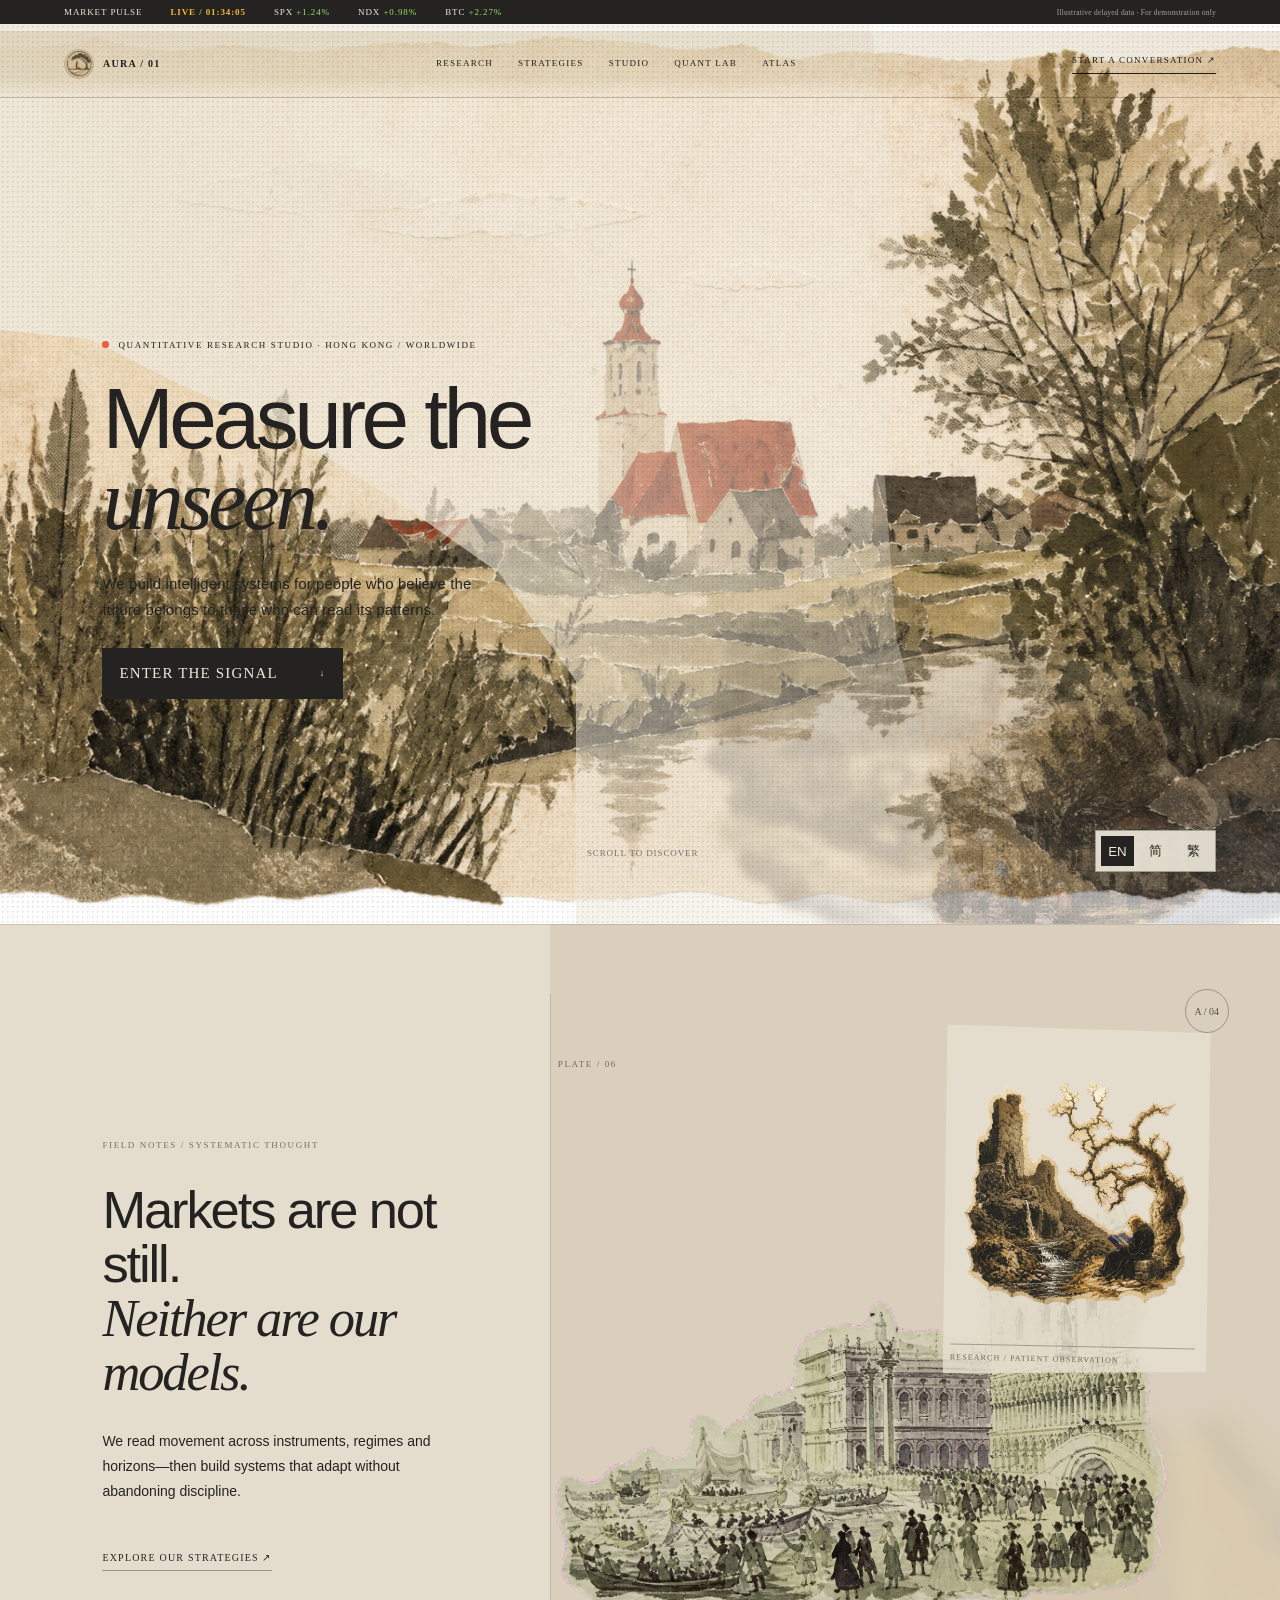
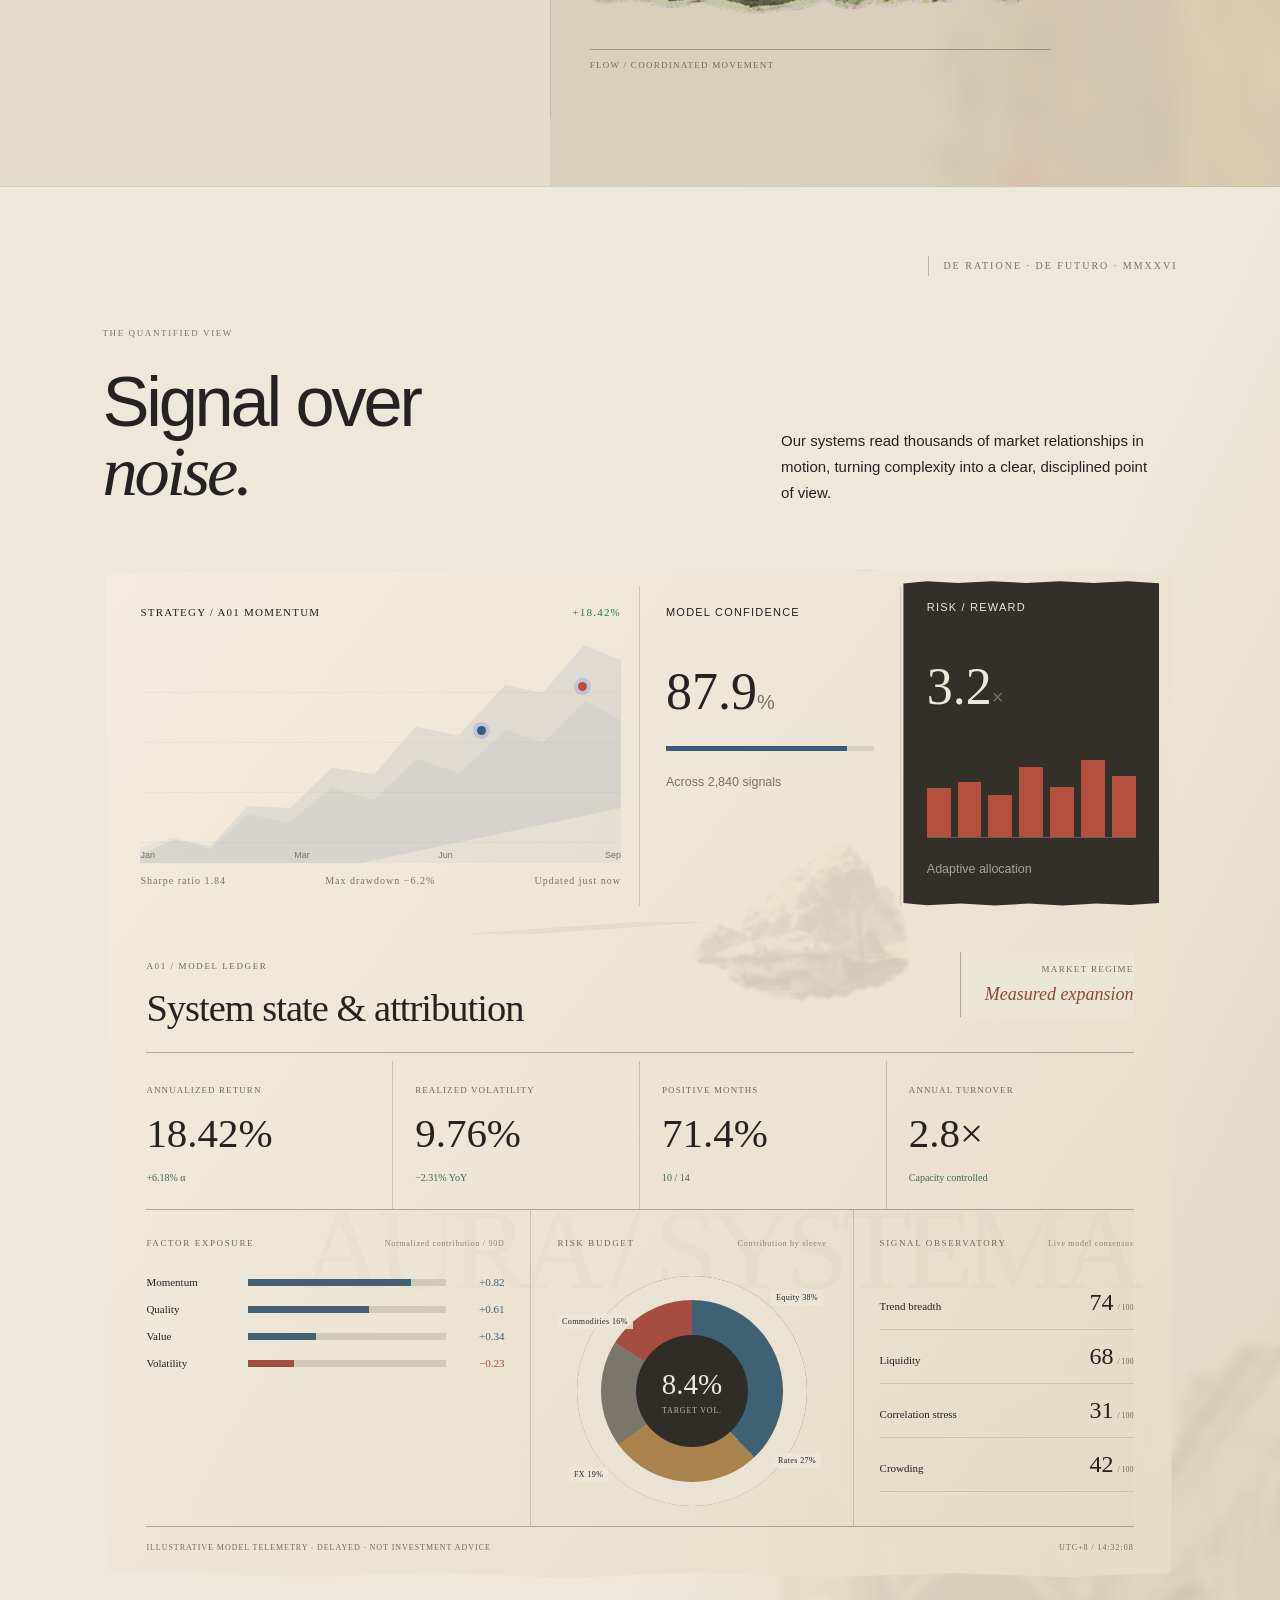
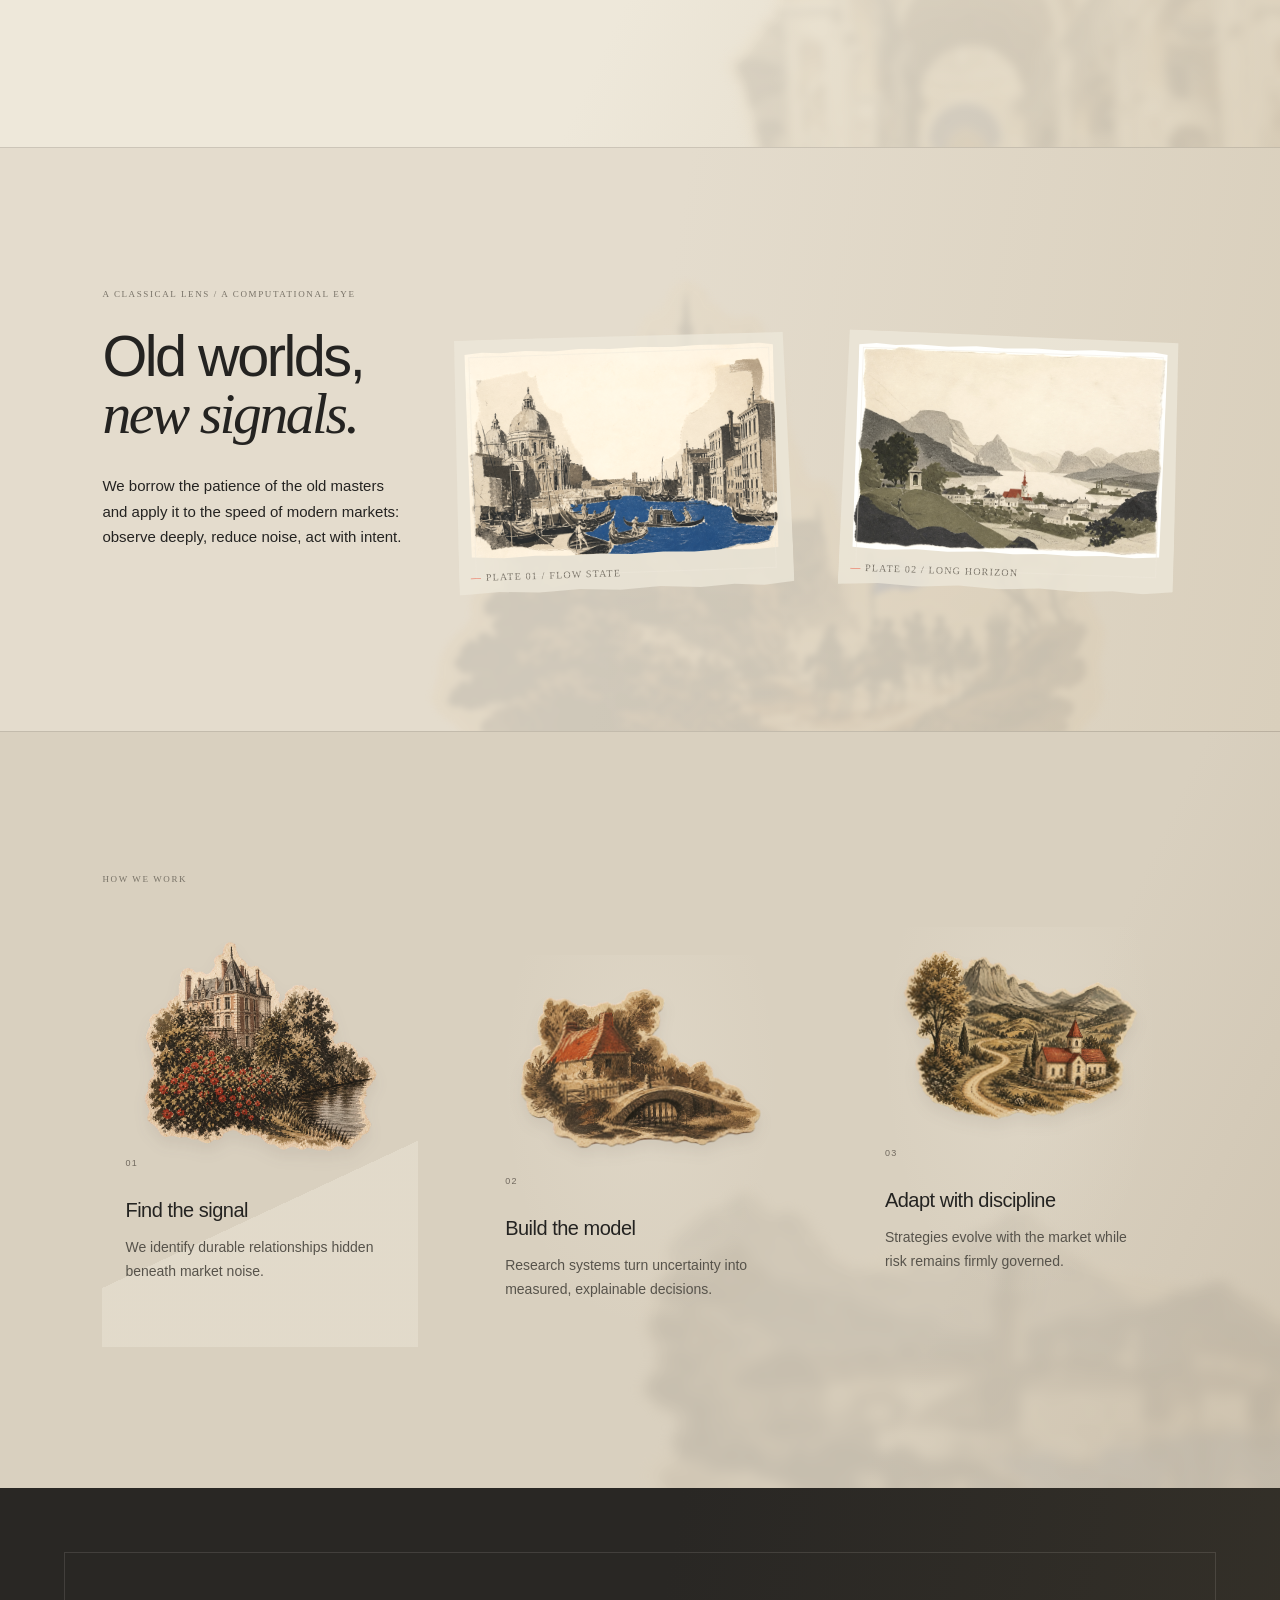
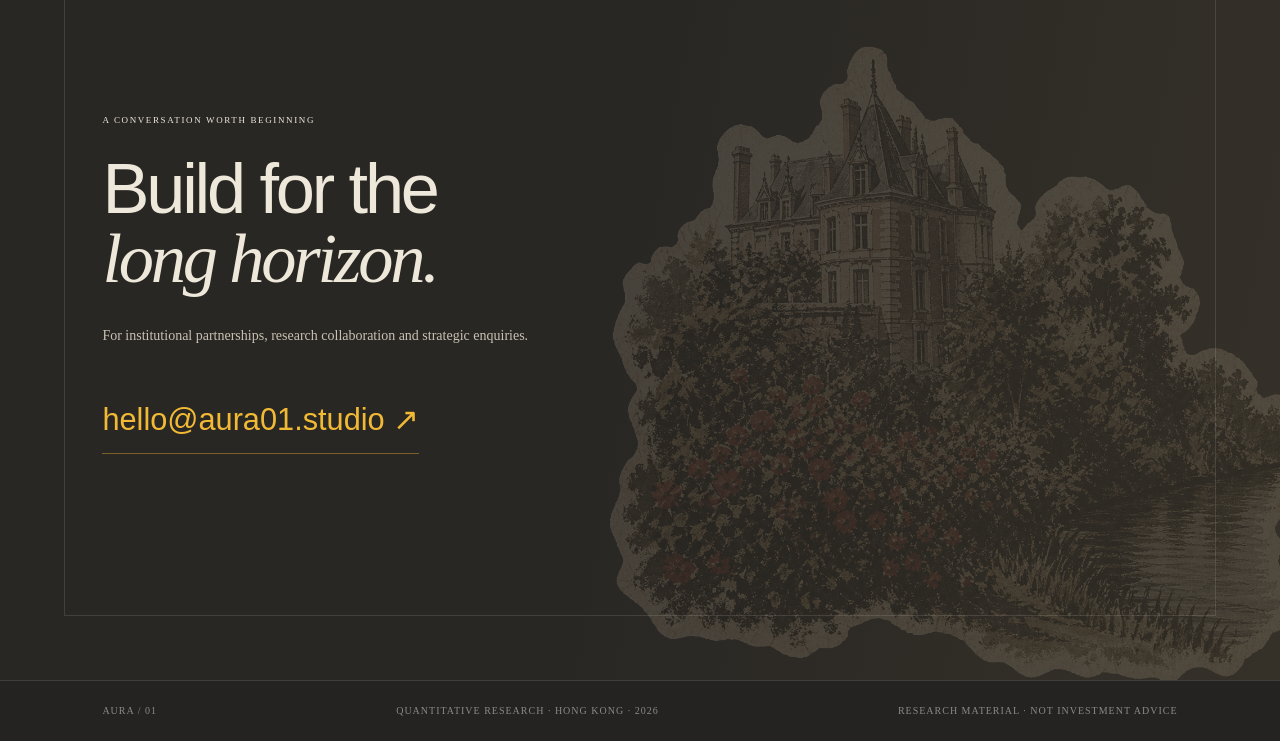
<file: index.html>
<!doctype html>
<html lang="en">
<head>
  <meta charset="utf-8">
  <meta name="viewport" content="width=device-width,initial-scale=1">
  <title>AURA / 01 — Quantitative Futures</title>
  <meta name="description" content="Quantitative research for intelligent markets.">
  <link rel="stylesheet" href="styles.css">
</head>
<body>
  <nav class="nav">
    <a class="brand" href="#top"><span>◒</span> AURA / 01</a>
    <div class="navlinks"><a href="research.html" data-i18n="navMarket">Research</a><a href="strategies.html" data-i18n="navMethod">Strategies</a><a href="studio.html" data-i18n="navStudio">Studio</a><a href="archive.html" data-extra-i18n="atlas">Atlas</a></div>
    <a class="nav-cta" href="contact.html" data-i18n="navContact">Start a conversation ↗</a>
  </nav>
  <div class="ticker"><span data-i18n="marketPulse">Market pulse</span><strong id="clock">LIVE / 09:30:00</strong><b>SPX <i id="spx">+1.24%</i></b><b>NDX <i id="ndx">+0.86%</i></b><b>BTC <i id="btc">+2.18%</i></b><small data-i18n="disclaimer">Illustrative delayed data · For demonstration only</small></div>

  <main>
    <section id="top" class="hero">
      <div class="plant-layer plant-left" aria-hidden="true"></div>
      <div class="plant-layer plant-right" aria-hidden="true"></div>
      <img class="home-art home-art-city" src="public/cutouts/archive/lake-city.png" alt="">
      <img class="home-art home-art-tree" src="public/cutouts/archive/village-oak.png" alt="">
      <div class="grain" aria-hidden="true"></div>
      <div class="hero-copy">
        <p class="eyebrow"><span class="pulse"></span><span data-i18n="heroEyebrow">Quantitative research studio · Hong Kong / Worldwide</span></p>
        <h1 data-i18n-html="heroTitle">Measure the<br><em>unseen.</em></h1>
        <p class="lede" data-i18n="heroBody">We build intelligent systems for people who believe the future belongs to those who can read its patterns.</p>
        <a class="button" href="#market"><span data-i18n="heroCta">Enter the signal</span><b>↓</b></a>
      </div>
      <div class="hero-meta"><span>01 — 03</span><span data-i18n="scroll">Scroll to discover</span><span>© 2026</span></div>
    </section>

    <section class="home-editorial section-pad">
      <div class="home-editorial-copy"><p class="eyebrow dark" data-extra-i18n="fieldEyebrow">Field notes / systematic thought</p><h2 data-extra-html="fieldTitle">Markets are not still.<br><em>Neither are our models.</em></h2><p data-extra-i18n="fieldBody">We read movement across instruments, regimes and horizons—then build systems that adapt without abandoning discipline.</p><a href="strategies.html" data-extra-i18n="fieldLink">Explore our strategies ↗</a></div>
      <figure class="home-collage home-collage-flow"><img src="public/cutouts/archive/venice-procession.png" alt="Distilled market procession"><figcaption data-extra-i18n="flowCaption">Flow / coordinated movement</figcaption></figure>
      <figure class="home-collage home-collage-scholar"><img src="public/cutouts/archive/scholar-brook.png" alt="Distilled scholar observing"><figcaption data-extra-i18n="observeCaption">Research / patient observation</figcaption></figure>
      <img class="home-editorial-ghost" src="public/cutouts/archive/golden-wall.png" alt="">
    </section>

    <section id="market" class="market section-pad">
      <img class="section-art market-art" src="public/cutouts/archive/chateau-river.png" alt="">
      <div class="market-head"><div><p class="eyebrow dark" data-i18n="quantView">The quantified view</p><h2 data-i18n-html="signalTitle">Signal over<br><em>noise.</em></h2></div><p class="market-intro" data-i18n="signalBody">Our systems read thousands of market relationships in motion, turning complexity into a clear, disciplined point of view.</p></div>
      <div class="dashboard">
        <div class="chart-card"><div class="card-top"><span data-i18n="strategy">Strategy / A01 Momentum</span><b>+18.42%</b></div><div class="chart"><div class="line l1"></div><div class="line l2"></div><div class="dot d1"></div><div class="dot d2"></div><span class="axis x1" data-i18n="jan">Jan</span><span class="axis x2" data-i18n="mar">Mar</span><span class="axis x3" data-i18n="jun">Jun</span><span class="axis x4" data-i18n="sep">Sep</span></div><div class="chart-foot"><span data-i18n="sharpe">Sharpe ratio 1.84</span><span data-i18n="drawdown">Max drawdown −6.2%</span><span data-i18n="updated">Updated just now</span></div></div>
        <div class="metric-card"><p data-i18n="confidence">Model confidence</p><strong id="confidence">87.6</strong><span>%</span><div class="confidence"><i></i></div><small data-i18n="signals">Across 2,840 signals</small></div>
        <div class="metric-card dark-card"><p data-i18n="riskReward">Risk / reward</p><strong>3.2</strong><span>×</span><div class="bars"><i></i><i></i><i></i><i></i><i></i><i></i><i></i></div><small data-i18n="allocation">Adaptive allocation</small></div>
        <section class="model-ledger">
          <header><div><span data-market-i18n="ledgerEyebrow">A01 / MODEL LEDGER</span><h3 data-market-i18n="ledgerTitle">System state & attribution</h3></div><div class="regime-seal"><small data-market-i18n="regime">Market regime</small><strong data-market-i18n="expansion">Measured expansion</strong></div></header>
          <img class="ledger-bridge-art" src="public/cutouts/archive/mountain-harbor.png" alt="">
          <div class="ledger-stats"><div><span data-market-i18n="annualReturn">Annualized return</span><strong>18.42%</strong><i>+6.18% α</i></div><div><span data-market-i18n="volatility">Realized volatility</span><strong>9.76%</strong><i>−2.31% YoY</i></div><div><span data-market-i18n="winRate">Positive months</span><strong>71.4%</strong><i>10 / 14</i></div><div><span data-market-i18n="turnover">Annual turnover</span><strong>2.8×</strong><i data-market-i18n="capacity">Capacity controlled</i></div></div>
          <div class="ledger-body">
            <div class="factor-panel"><div class="ledger-title"><span data-market-i18n="factorTitle">Factor exposure</span><small data-market-i18n="factorNote">Normalized contribution / 90D</small></div><div class="factor-row"><span data-market-i18n="momentumFactor">Momentum</span><b><i style="--v:82%"></i></b><em>+0.82</em></div><div class="factor-row"><span data-market-i18n="qualityFactor">Quality</span><b><i style="--v:61%"></i></b><em>+0.61</em></div><div class="factor-row"><span data-market-i18n="valueFactor">Value</span><b><i style="--v:34%"></i></b><em>+0.34</em></div><div class="factor-row negative"><span data-market-i18n="volFactor">Volatility</span><b><i style="--v:23%"></i></b><em>−0.23</em></div></div>
            <div class="risk-panel"><div class="ledger-title"><span data-market-i18n="riskTitle">Risk budget</span><small data-market-i18n="riskNote">Contribution by sleeve</small></div><div class="risk-orbit"><div class="orbit-core"><strong>8.4%</strong><small data-market-i18n="targetVol">Target vol.</small></div><span class="risk-label r-equity" data-market-i18n="equity">Equity 38%</span><span class="risk-label r-rates" data-market-i18n="rates">Rates 27%</span><span class="risk-label r-fx" data-market-i18n="fx">FX 19%</span><span class="risk-label r-commodity" data-market-i18n="commodity">Commodities 16%</span></div></div>
            <div class="signal-panel"><div class="ledger-title"><span data-market-i18n="signalTitle">Signal observatory</span><small data-market-i18n="signalNote">Live model consensus</small></div><div class="signal-list"><p><span data-market-i18n="trendBreadth">Trend breadth</span><strong>74</strong><small>/ 100</small></p><p><span data-market-i18n="liquidity">Liquidity</span><strong>68</strong><small>/ 100</small></p><p><span data-market-i18n="correlation">Correlation stress</span><strong>31</strong><small>/ 100</small></p><p><span data-market-i18n="crowding">Crowding</span><strong>42</strong><small>/ 100</small></p></div></div>
          </div>
          <footer><span data-market-i18n="modelFooter">Illustrative model telemetry · Delayed · Not investment advice</span><span>UTC+8 / 14:32:08</span></footer>
        </section>
      </div>
    </section>

    <section id="studio" class="art-gallery section-pad">
      <img class="section-art gallery-art" src="public/cutouts/archive/gothic-riders.png" alt="">
      <div class="art-copy"><p class="eyebrow dark" data-i18n="classicalLens">A classical lens / a computational eye</p><h2 data-i18n-html="oldWorlds">Old worlds,<br><em>new signals.</em></h2><p data-i18n="oldWorldsBody">We borrow the patience of the old masters and apply it to the speed of modern markets: observe deeply, reduce noise, act with intent.</p></div>
      <figure class="art-figure venice"><img src="public/art/venice-zine.png" alt="Zine collage of a classical canal city"><figcaption data-i18n="plateOne">Plate 01 / Flow state</figcaption></figure>
      <figure class="art-figure alpine"><img src="public/art/alpine-zine.png" alt="Zine collage of a classical mountain lake"><figcaption data-i18n="plateTwo">Plate 02 / Long horizon</figcaption></figure>
    </section>

    <section id="method" class="method section-pad">
      <img class="section-art method-landscape" src="public/cutouts/archive/lake-city.png" alt="">
      <p class="eyebrow dark" data-i18n="howWeWork">How we work</p>
      <div class="method-grid"><div><img class="method-art" src="public/cutouts/archive/basilica-interior.png" alt="Distilled classical architecture"><span>01</span><h3 data-i18n="methodOneTitle">Find the signal</h3><p data-i18n="methodOneBody">We identify durable relationships hidden beneath market noise.</p></div><div><img class="method-art" src="public/cutouts/archive/cottage-bridge.png" alt="Distilled cottage and bridge landscape"><span>02</span><h3 data-i18n="methodTwoTitle">Build the model</h3><p data-i18n="methodTwoBody">Research systems turn uncertainty into measured, explainable decisions.</p></div><div><img class="method-art" src="public/cutouts/archive/valley-road.png" alt="Distilled valley road landscape"><span>03</span><h3 data-i18n="methodThreeTitle">Adapt with discipline</h3><p data-i18n="methodThreeBody">Strategies evolve with the market while risk remains firmly governed.</p></div></div>
    </section>

    <section id="contact" class="contact"><img class="section-art contact-art" src="public/cutouts/archive/basilica-interior.png" alt=""><p class="eyebrow" data-i18n="contactEyebrow">A conversation worth beginning</p><h2 data-i18n-html="contactTitle">Build for the<br><em>long horizon.</em></h2><p class="contact-copy" data-i18n="contactBody">For institutional partnerships, research collaboration and strategic enquiries.</p><a class="contact-link" href="mailto:hello@aura01.studio">hello@aura01.studio <span>↗</span></a></section>
  </main>
  <footer><span>AURA / 01</span><span data-i18n="footerLine">Quantitative research · Hong Kong · 2026</span><span data-i18n="footerRisk">Research material · Not investment advice</span></footer>
  <div class="lang-switcher" role="group" aria-label="Language"><button data-lang="en">EN</button><button data-lang="zh-CN">简</button><button data-lang="zh-TW">繁</button></div>
  <script src="main.js"></script><script src="localization-extra.js"></script><script src="market-localization.js"></script>
</body>
</html>
</file>
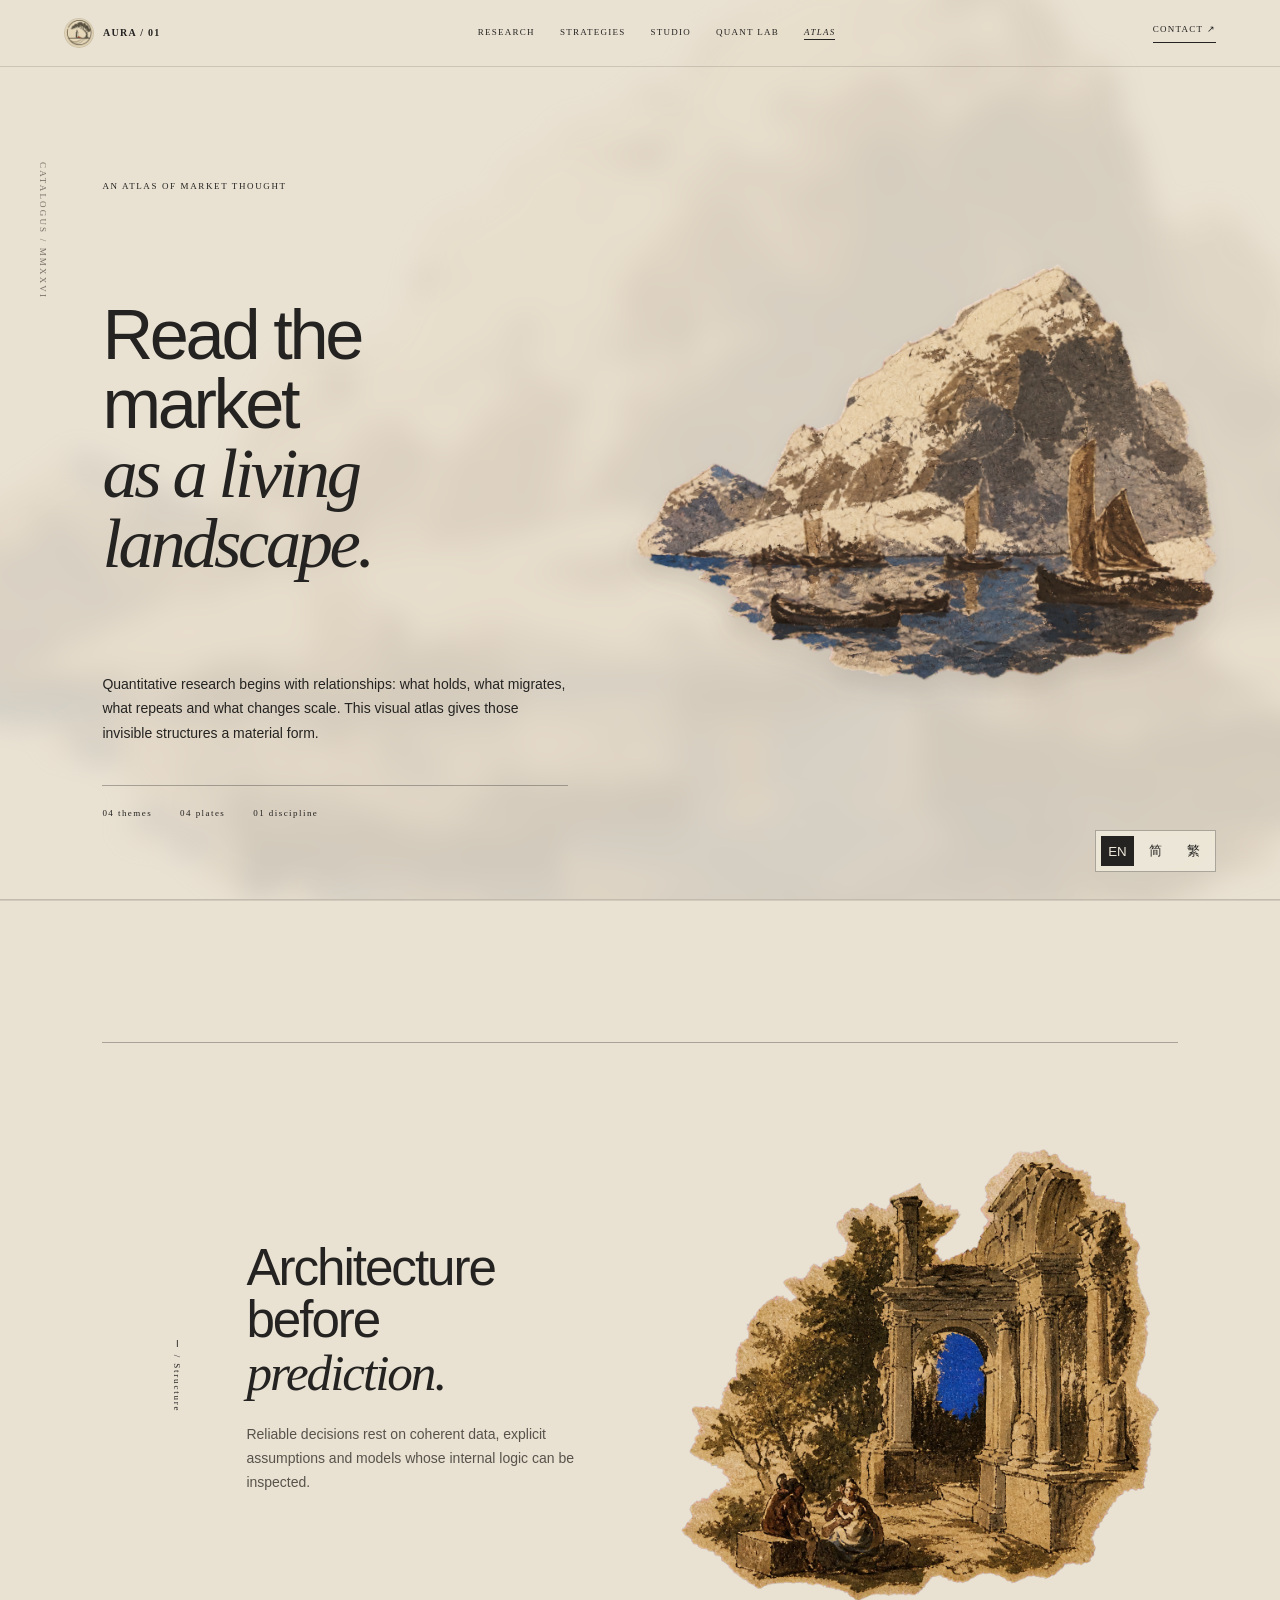
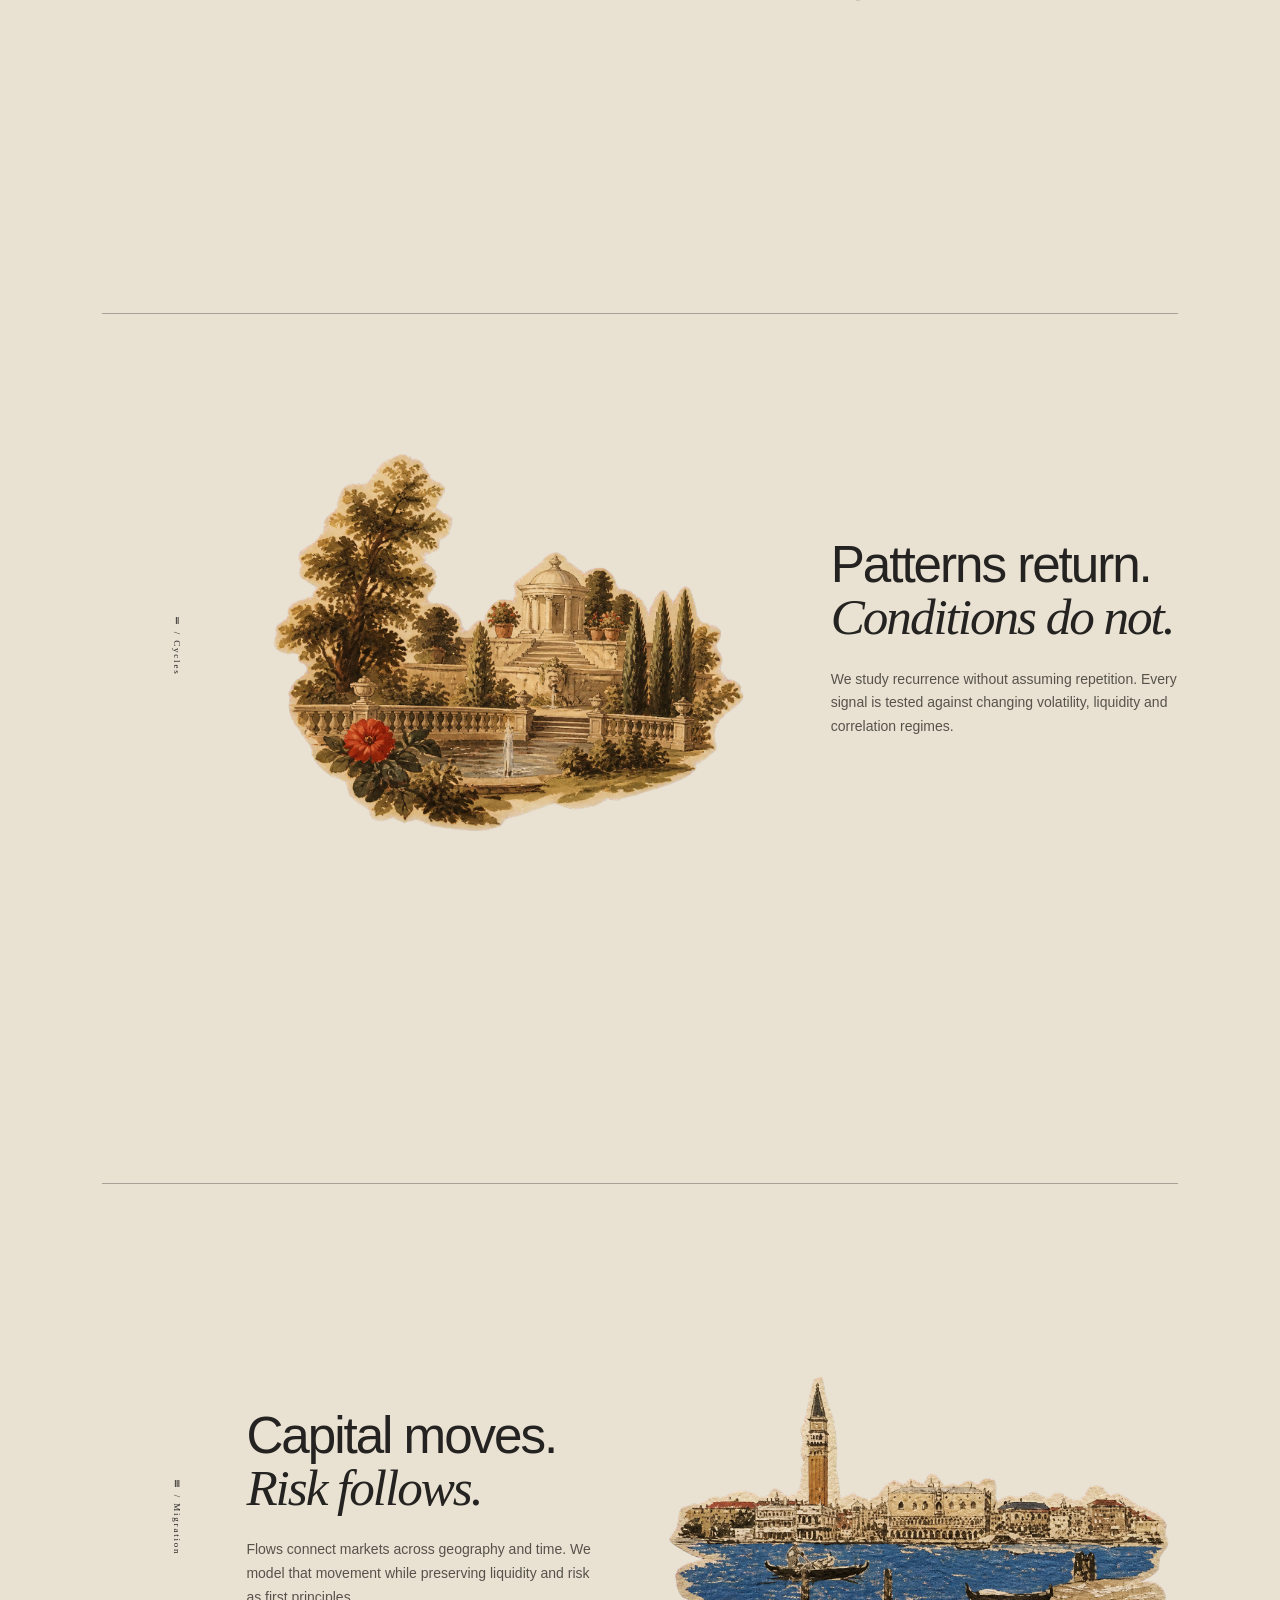
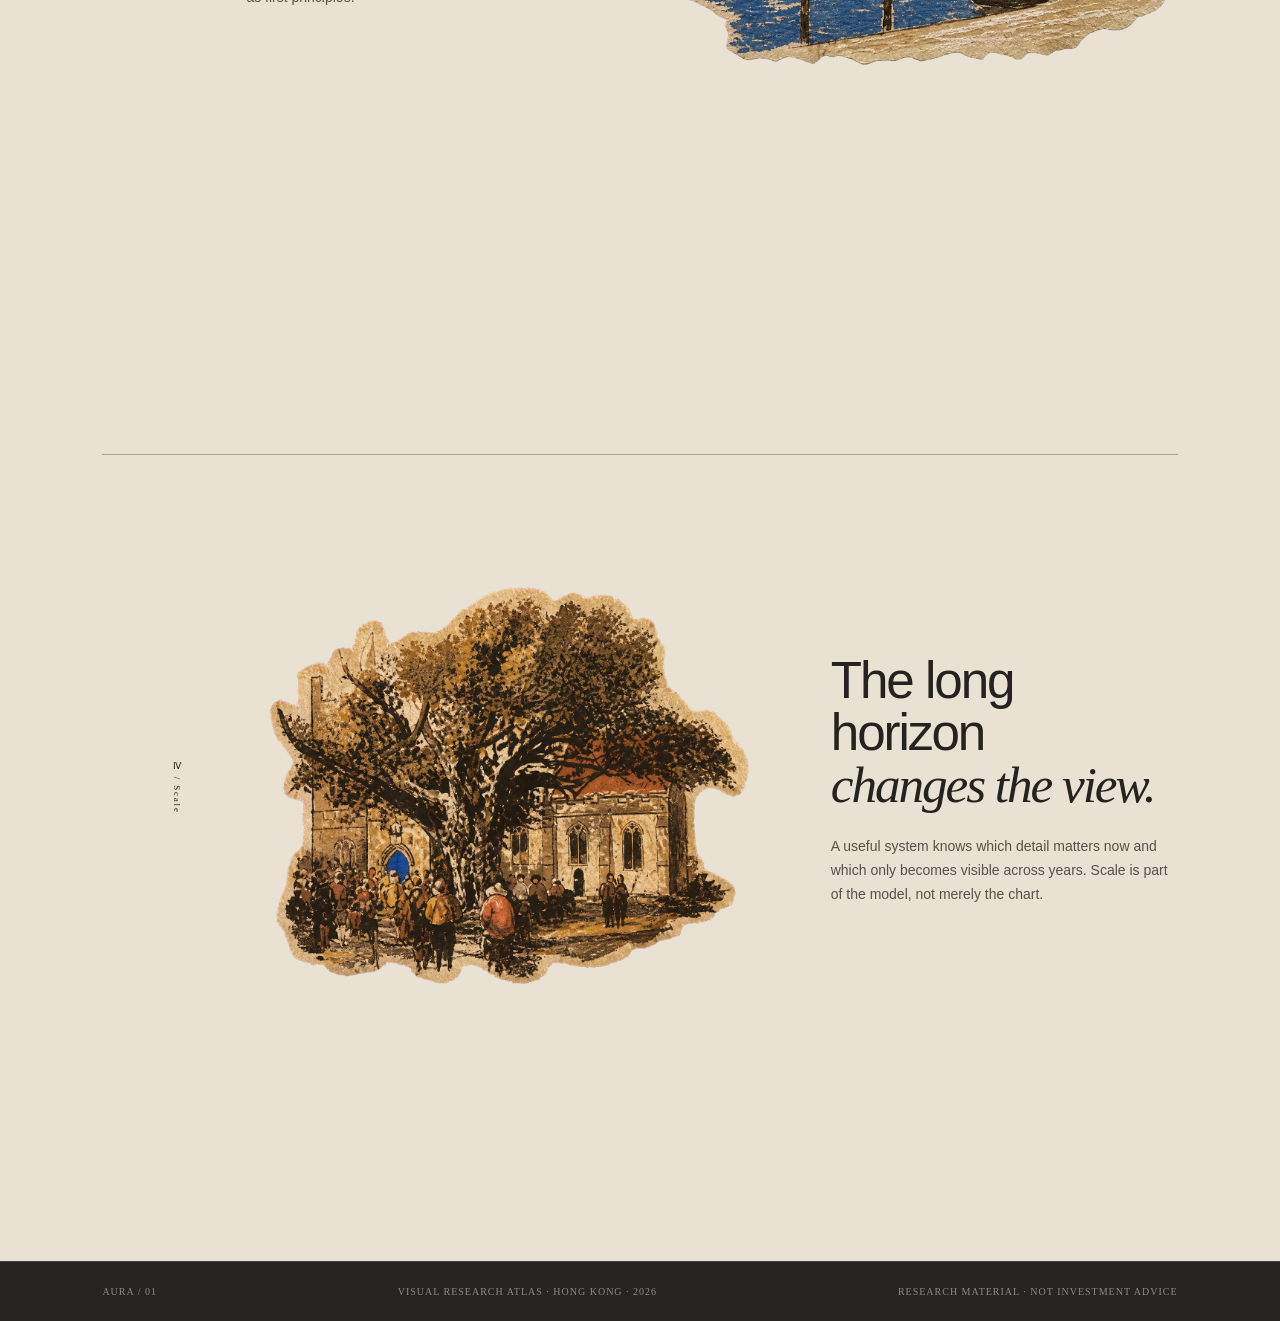
<file: archive.html>
<!doctype html><html lang="en"><head><meta charset="utf-8"><meta name="viewport" content="width=device-width,initial-scale=1"><title>AURA / 01 — Visual Atlas</title><link rel="stylesheet" href="styles.css"></head><body class="subpage atlas-page"><nav class="nav inner-nav"><a class="brand" href="index.html"><span>◒</span> AURA / 01</a><div class="navlinks"><a href="research.html" data-page-i18n="research">Research</a><a href="strategies.html" data-page-i18n="strategies">Strategies</a><a href="studio.html" data-page-i18n="studio">Studio</a><a class="active" href="archive.html" data-atlas-i18n="archive">Atlas</a></div><a class="nav-cta" href="contact.html" data-page-i18n="contact">Contact ↗</a></nav><main>
<header class="atlas-hero atlas-hero-calm"><p class="eyebrow" data-atlas-i18n="eyebrow">An atlas of market thought</p><h1 data-atlas-html="title">Read the market<br><em>as a living landscape.</em></h1><p data-atlas-i18n="intro">Quantitative research begins with relationships: what holds, what migrates, what repeats and what changes scale. This visual atlas gives those invisible structures a material form.</p><img src="public/cutouts/archive/mountain-harbor.png" alt="Mountain harbor paper cutout"><div class="atlas-index"><span>04 THEMES</span><span>04 PLATES</span><span>01 DISCIPLINE</span></div></header>
<section class="atlas-portals section-pad">
  <a href="research.html" class="atlas-portal"><span>Ⅰ / STRUCTURE</span><div><h2 data-atlas-html="structureTitle">Architecture before<br><em>prediction.</em></h2><p data-atlas-i18n="structureBody">Reliable decisions rest on coherent data, explicit assumptions and models whose internal logic can be inspected.</p></div><img src="public/cutouts/archive/ruin-garden.png" alt="Garden ruins"></a>
  <a href="studio.html" class="atlas-portal reverse-portal"><span>Ⅱ / CYCLES</span><div><h2 data-atlas-html="cyclesTitle">Patterns return.<br><em>Conditions do not.</em></h2><p data-atlas-i18n="cyclesBody">We study recurrence without assuming repetition.</p></div><img src="public/cutouts/archive/formal-garden.png" alt="Formal garden"></a>
  <a href="strategies.html" class="atlas-portal"><span>Ⅲ / MIGRATION</span><div><h2 data-atlas-html="migrationTitle">Capital moves.<br><em>Risk follows.</em></h2><p data-atlas-i18n="migrationBody">Flows connect markets across geography and time.</p></div><img src="public/cutouts/archive/venice-tower.png" alt="Venice waterfront"></a>
  <a href="research.html" class="atlas-portal reverse-portal"><span>Ⅳ / SCALE</span><div><h2 data-atlas-html="scaleTitle">The long horizon<br><em>changes the view.</em></h2><p data-atlas-i18n="scaleBody">Scale is part of the model, not merely the chart.</p></div><img src="public/cutouts/archive/village-oak.png" alt="Village oak"></a>
</section></main><footer><span>AURA / 01</span><span data-atlas-i18n="footer">Visual research atlas · Hong Kong · 2026</span><span data-atlas-i18n="risk">Research material · Not investment advice</span></footer><div class="lang-switcher"><button data-lang="en">EN</button><button data-lang="zh-CN">简</button><button data-lang="zh-TW">繁</button></div><script src="pages.js"></script><script src="archive.js"></script></body></html>
</file>
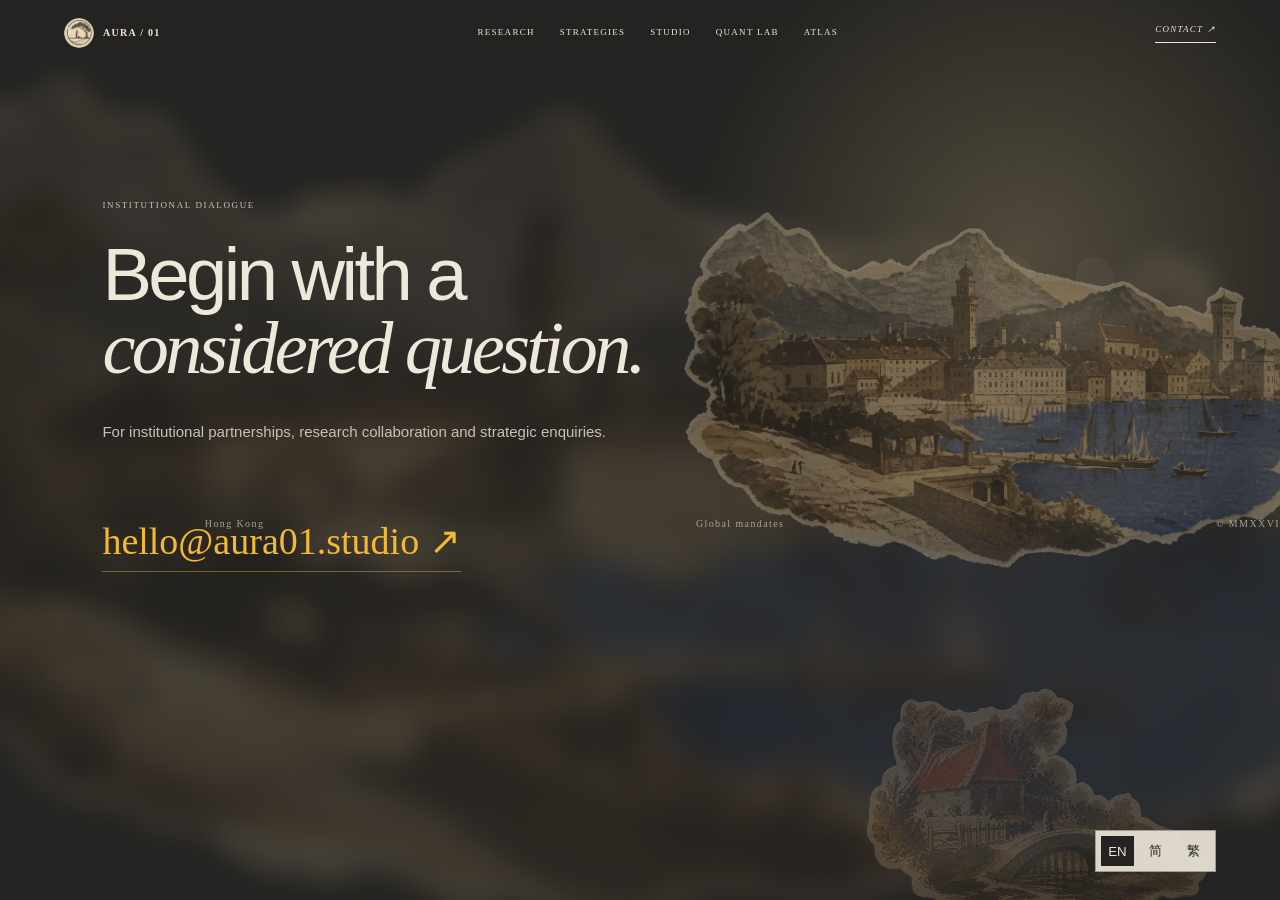
<file: contact.html>
<!doctype html><html lang="en"><head><meta charset="utf-8"><meta name="viewport" content="width=device-width,initial-scale=1"><title>AURA / 01 — Contact</title><link rel="stylesheet" href="styles.css"></head><body class="subpage contact-page"><nav class="nav inner-nav"><a class="brand" href="index.html"><span>◒</span> AURA / 01</a><div class="navlinks"><a href="research.html" data-page-i18n="research">Research</a><a href="strategies.html" data-page-i18n="strategies">Strategies</a><a href="studio.html" data-page-i18n="studio">Studio</a><a href="archive.html">Atlas</a></div><a class="nav-cta active" href="contact.html" data-page-i18n="contact">Contact ↗</a></nav><main><section class="contact-sheet"><img class="contact-city" src="public/cutouts/archive/lake-city.png" alt="Lakeside city"><p class="eyebrow" data-page-i18n="contactEyebrow">Institutional dialogue</p><h1 data-page-html="contactTitle">Begin with a<br><em>considered question.</em></h1><p data-page-i18n="contactBody">For institutional partnerships, research collaboration and strategic enquiries.</p><a href="mailto:hello@aura01.studio">hello@aura01.studio ↗</a><img class="contact-bridge" src="public/cutouts/archive/cottage-bridge.png" alt="Cottage bridge"><div class="contact-meta"><span>HONG KONG</span><span>GLOBAL MANDATES</span><span>© MMXXVI</span></div></section></main><div class="lang-switcher"><button data-lang="en">EN</button><button data-lang="zh-CN">简</button><button data-lang="zh-TW">繁</button></div><script src="pages.js"></script></body></html>
</file>
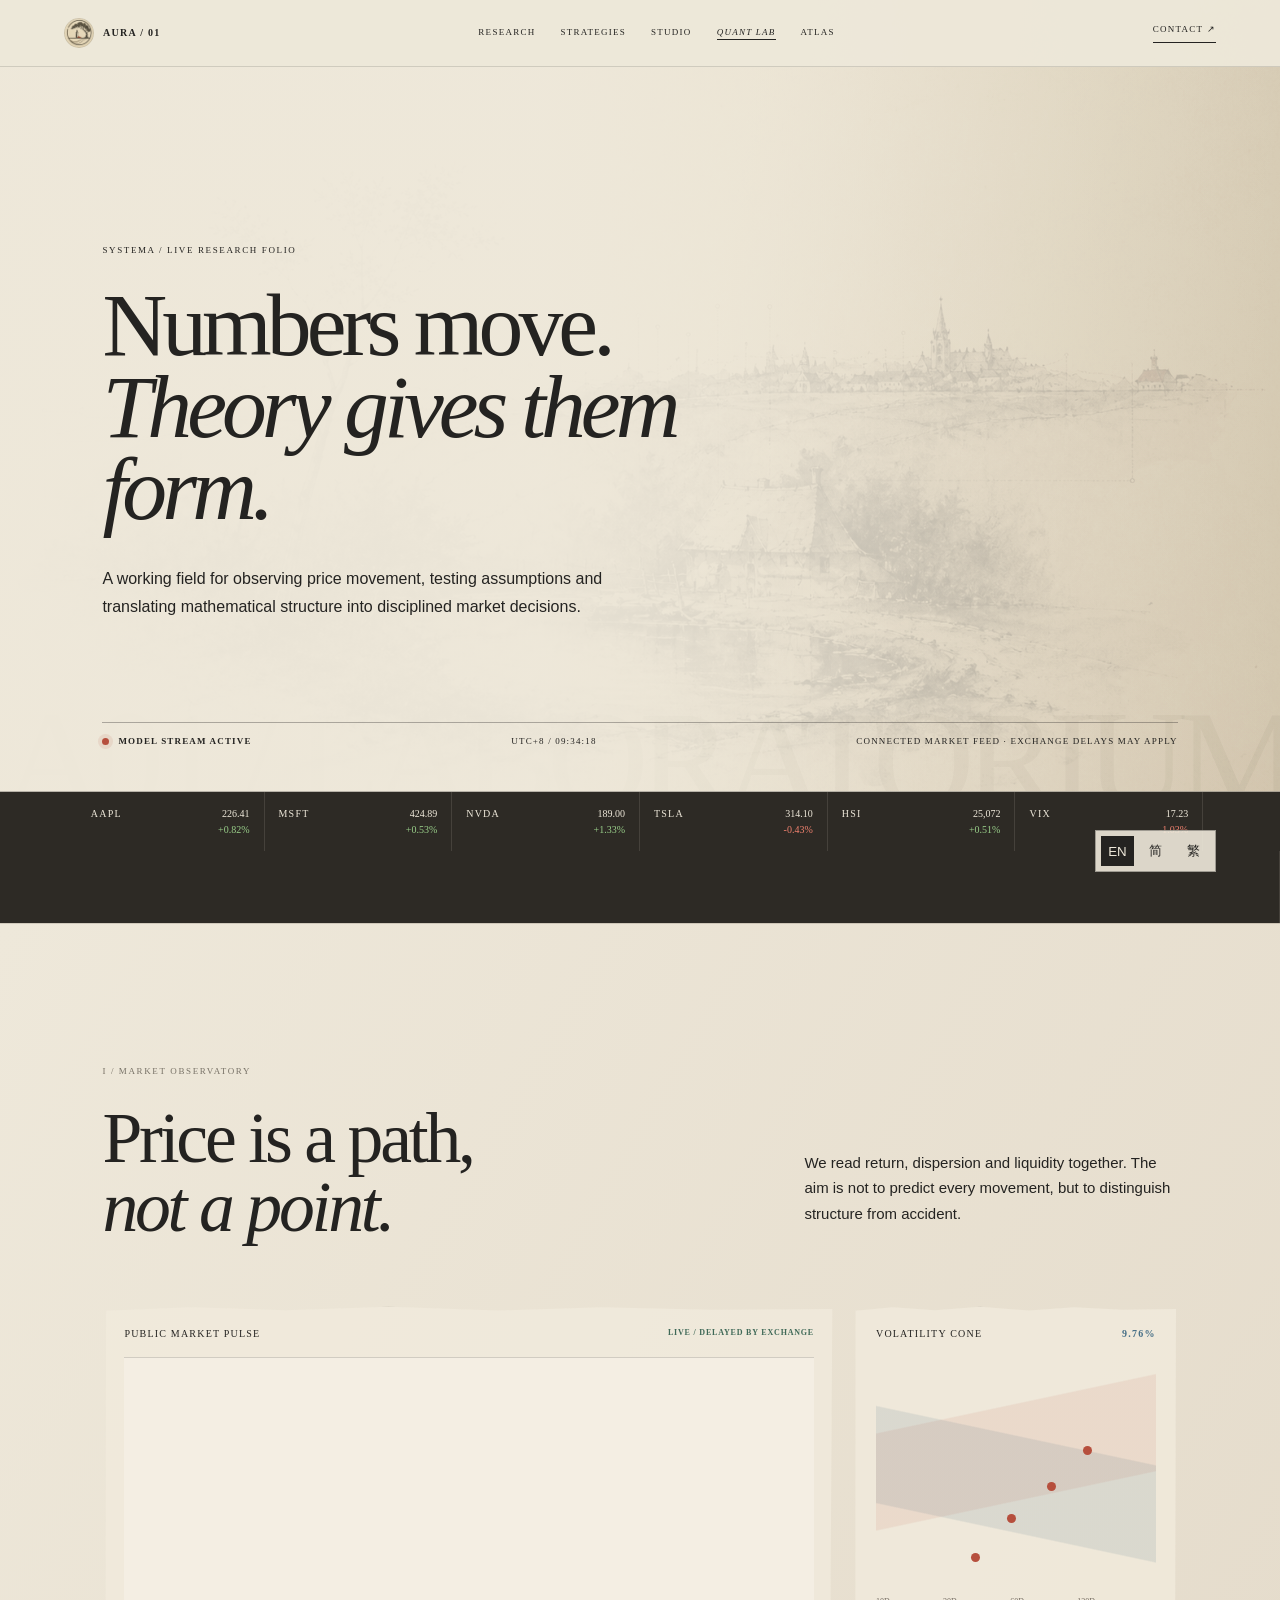
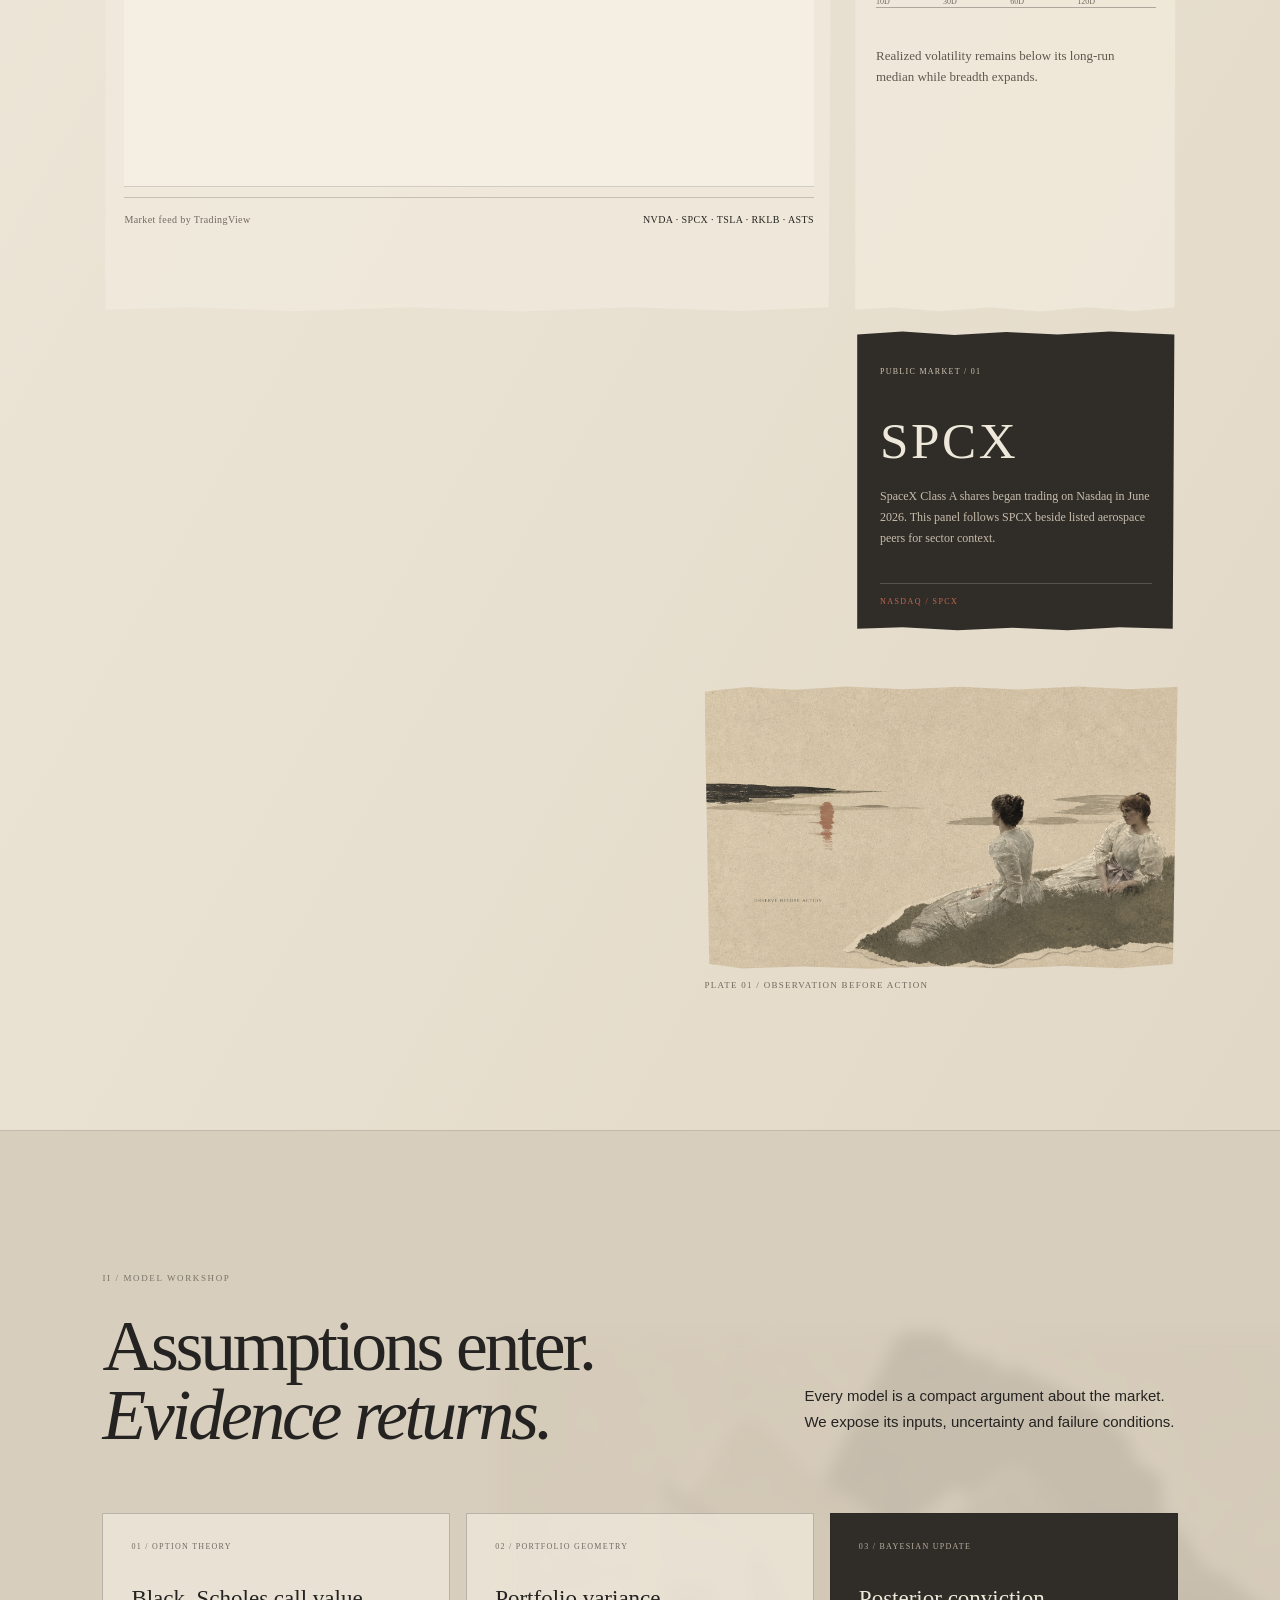
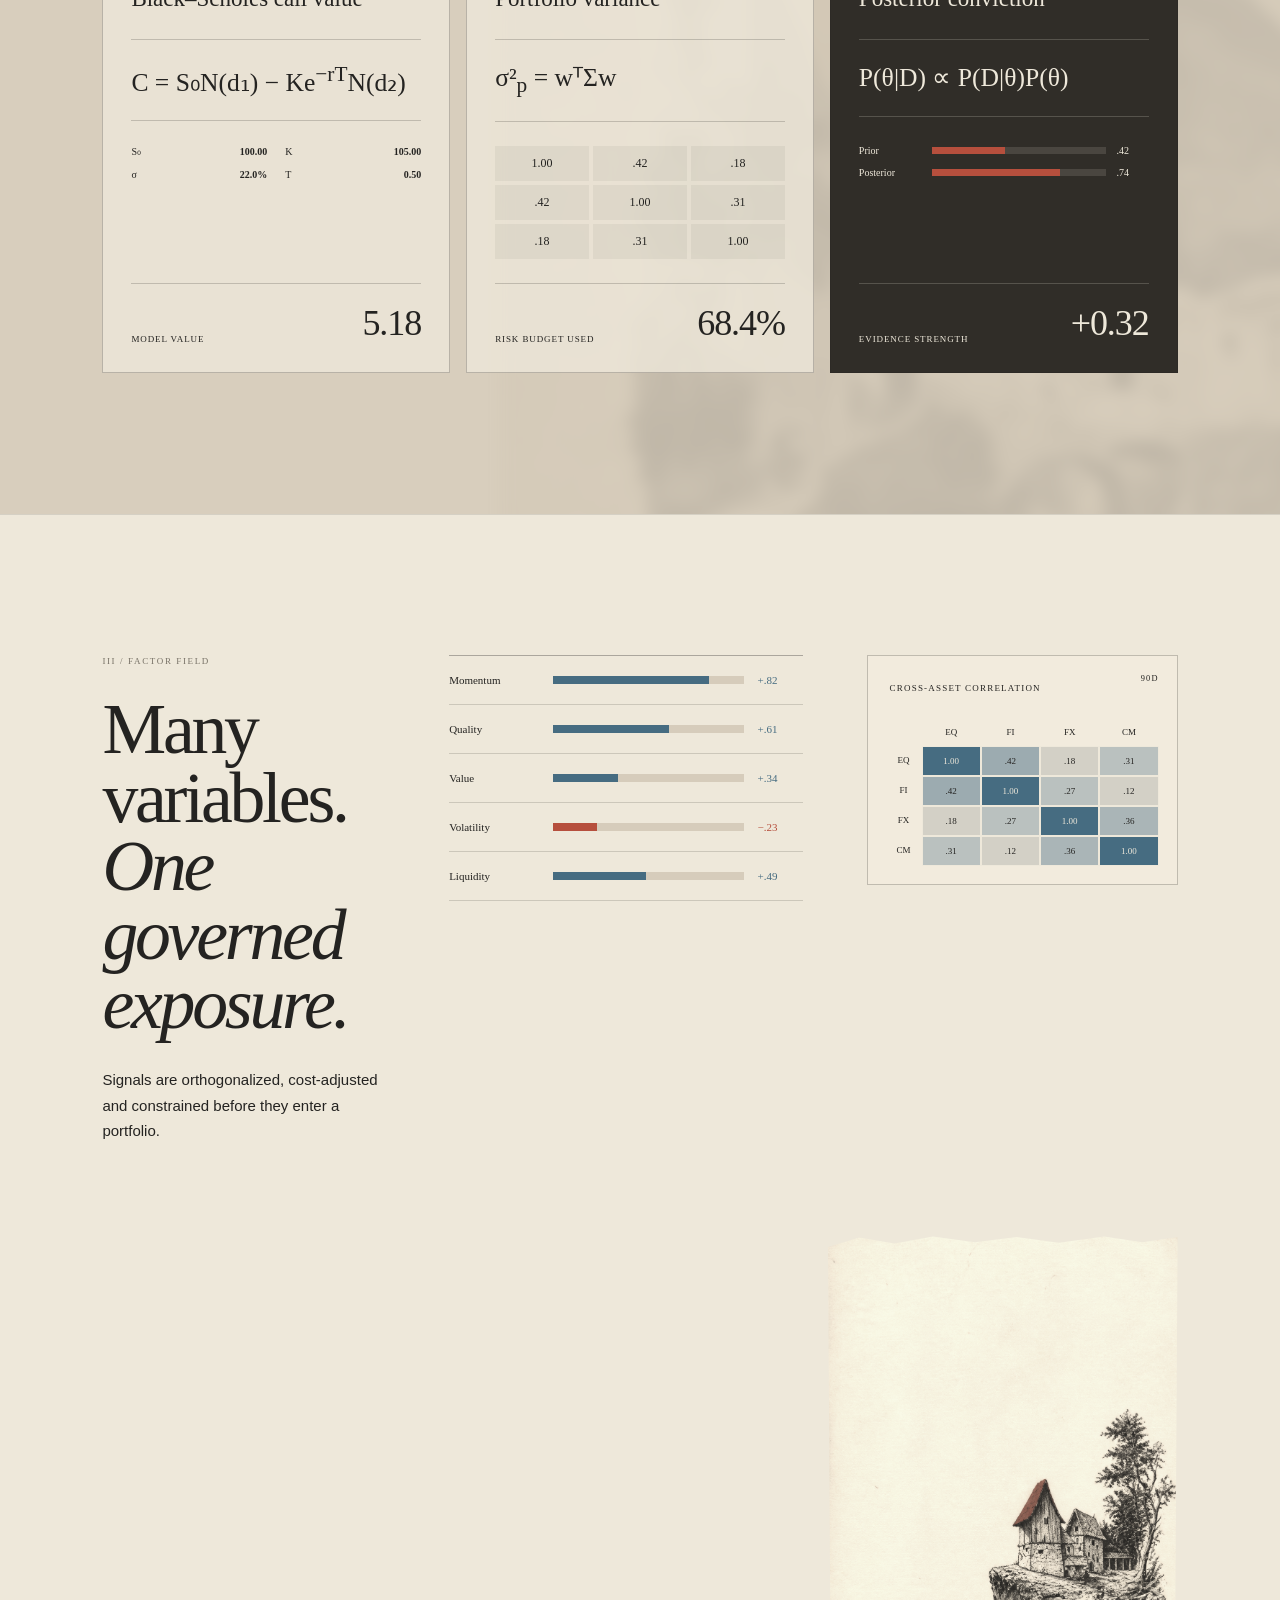
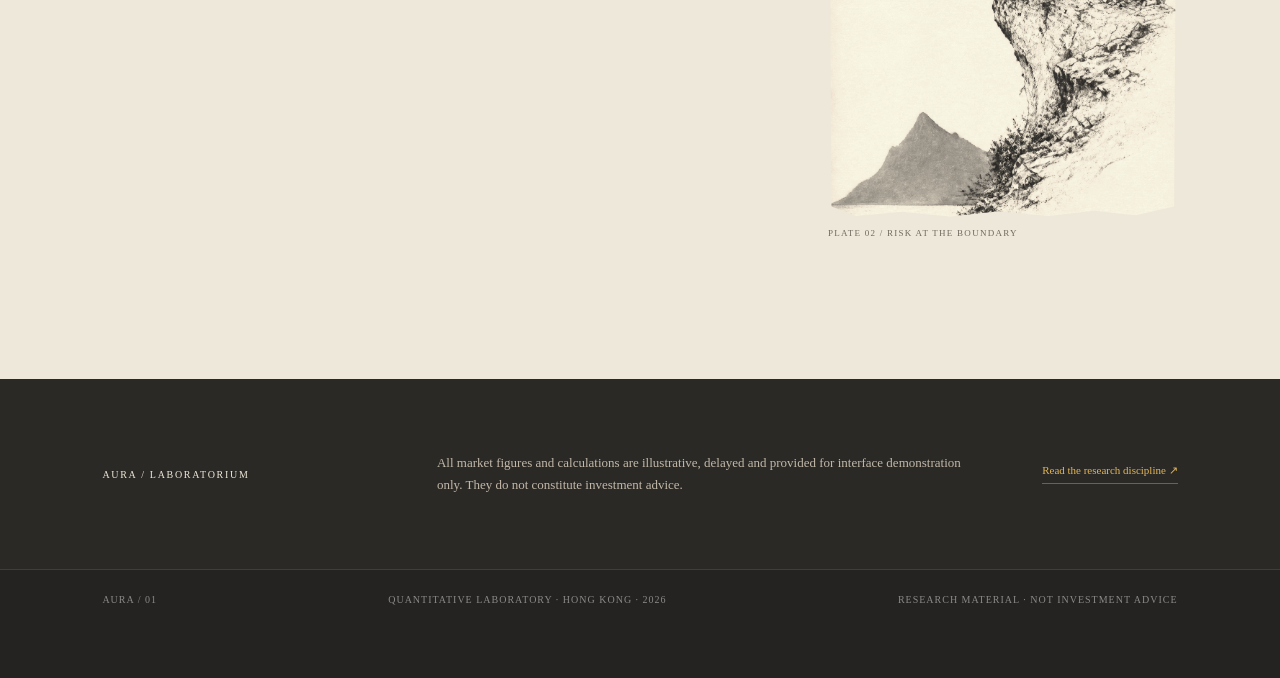
<file: quant.html>
<!doctype html>
<html lang="en">
<head>
  <meta charset="utf-8">
  <meta name="viewport" content="width=device-width,initial-scale=1">
  <title>AURA / 01 — Quantitative Laboratory</title>
  <meta name="description" content="A multilingual quantitative laboratory for market movement, mathematical models and theoretical calculations.">
  <link rel="icon" type="image/png" href="public/brand/aura-scene-mark-64.png">
  <link rel="stylesheet" href="styles.css">
</head>
<body class="subpage quant-page">
  <nav class="nav inner-nav">
    <a class="brand" href="index.html"><span>◒</span> AURA / 01</a>
    <div class="navlinks"><a href="research.html" data-page-i18n="research">Research</a><a href="strategies.html" data-page-i18n="strategies">Strategies</a><a href="studio.html" data-page-i18n="studio">Studio</a><a class="active" href="quant.html" data-lab-nav>Quant Lab</a><a href="archive.html" data-extra-i18n="atlas">Atlas</a></div>
    <a class="nav-cta" href="contact.html" data-page-i18n="contact">Contact ↗</a>
  </nav>

  <main>
    <header class="quant-hero">
      <img class="quant-hero-art" src="public/art/quant-lab/market-horizon-distilled.png" alt="Distilled classical market horizon illustration">
      <div class="quant-hero-copy">
        <p class="eyebrow" data-quant="heroEyebrow">Systema / live research folio</p>
        <h1 data-quant-html="heroTitle">Numbers move.<br><em>Theory gives them form.</em></h1>
        <p data-quant="heroBody">A working field for observing price movement, testing assumptions and translating mathematical structure into disciplined market decisions.</p>
      </div>
      <div class="quant-status"><span><i></i><b data-quant="status">Model stream active</b></span><span id="lab-time">UTC+8 / 00:00:00</span><span data-quant="delay">Illustrative delayed data</span></div>
    </header>

    <section class="quote-ribbon" aria-label="Illustrative stock movement" hidden>
      <div data-symbol="AAPL"><span>AAPL</span><strong>226.41</strong><i>+0.82%</i></div>
      <div data-symbol="MSFT"><span>MSFT</span><strong>424.73</strong><i>+0.46%</i></div>
      <div data-symbol="NVDA"><span>NVDA</span><strong>188.92</strong><i>+1.31%</i></div>
      <div data-symbol="TSLA"><span>TSLA</span><strong>314.08</strong><i>−0.37%</i></div>
      <div data-symbol="HSI"><span>HSI</span><strong>25,081</strong><i>+0.55%</i></div>
      <div data-symbol="VIX"><span>VIX</span><strong>17.24</strong><i>−1.08%</i></div>
    </section>

    <section class="quote-ribbon live-ribbon" aria-label="Live market ticker">
      <div class="tradingview-widget-container"><div class="tradingview-widget-container__widget"></div><script type="text/javascript" src="https://s3.tradingview.com/external-embedding/embed-widget-ticker-tape.js" async>{"symbols":[{"proName":"NASDAQ:NVDA","title":"NVIDIA"},{"proName":"NASDAQ:SPCX","title":"SpaceX"},{"proName":"NASDAQ:TSLA","title":"Tesla"},{"proName":"NASDAQ:RKLB","title":"Rocket Lab"},{"proName":"NASDAQ:ASTS","title":"AST SpaceMobile"},{"proName":"NASDAQ:MSFT","title":"Microsoft"}],"showSymbolLogo":false,"isTransparent":true,"displayMode":"adaptive","colorTheme":"dark","locale":"en"}</script></div>
    </section>

    <section class="quant-observatory section-pad">
      <div class="quant-section-head"><div><p class="eyebrow dark" data-quant="observeEyebrow">I / Market observatory</p><h2 data-quant-html="observeTitle">Price is a path,<br><em>not a point.</em></h2></div><p data-quant="observeBody">We read return, dispersion and liquidity together. The aim is not to predict every movement, but to distinguish structure from accident.</p></div>
      <div class="quant-grid">
        <article class="quant-card price-path legacy-market-card" hidden>
          <header><span data-quant="pathTitle">Normalized equity path</span><b>+18.42%</b></header>
          <svg viewBox="0 0 720 260" role="img" aria-label="Illustrative normalized equity curve"><g class="grid-lines"><path d="M0 35H720M0 95H720M0 155H720M0 215H720"/></g><path class="area-path" d="M0 220L45 202L92 211L138 170L185 182L232 142L278 157L326 109L372 126L420 82L468 105L514 57L560 72L612 31L660 51L720 18V260H0Z"/><path class="main-path" d="M0 220L45 202L92 211L138 170L185 182L232 142L278 157L326 109L372 126L420 82L468 105L514 57L560 72L612 31L660 51L720 18"/></svg>
          <footer><span data-quant="return">Annualized return <b>18.42%</b></span><span data-quant="drawdown">Max drawdown <b>−6.20%</b></span><span data-quant="sharpe">Sharpe <b>1.84</b></span></footer>
        </article>
        <article class="quant-card price-path live-market-card">
          <header><span data-quant="pathTitle">Public market pulse</span><b class="live-badge" data-quant="liveFeed">LIVE / DELAYED BY EXCHANGE</b></header>
          <div class="tradingview-widget-container market-overview"><div class="tradingview-widget-container__widget"></div><script type="text/javascript" src="https://s3.tradingview.com/external-embedding/embed-widget-symbol-overview.js" async>{"symbols":[["NVIDIA","NASDAQ:NVDA|1D"],["SpaceX","NASDAQ:SPCX|1D"],["Tesla","NASDAQ:TSLA|1D"],["Rocket Lab","NASDAQ:RKLB|1D"],["AST SpaceMobile","NASDAQ:ASTS|1D"]],"chartOnly":false,"width":"100%","height":"430","locale":"en","colorTheme":"light","autosize":true,"showVolume":true,"showMA":false,"hideDateRanges":false,"hideMarketStatus":false,"hideSymbolLogo":true,"scalePosition":"right","scaleMode":"Normal","fontFamily":"Georgia, serif","fontSize":"10","noTimeScale":false,"valuesTracking":"1","changeMode":"price-and-percent","chartType":"area","maLineColor":"#466c81","maLineWidth":1,"lineWidth":2,"lineType":0,"dateRanges":["1d|1","1m|30","3m|60","12m|1D","60m|1W","all|1M"]}</script></div>
          <footer class="market-source"><span data-quant="marketSource">Market feed by TradingView</span><span><b>NVDA · SPCX · TSLA · RKLB · ASTS</b></span></footer>
        </article>
        <article class="quant-card volatility-card"><header><span data-quant="volTitle">Volatility cone</span><b>9.76%</b></header><div class="vol-cone"><i style="--x:34%;--y:78%"></i><i style="--x:47%;--y:62%"></i><i style="--x:61%;--y:49%"></i><i style="--x:74%;--y:34%"></i><span>10D</span><span>30D</span><span>60D</span><span>120D</span></div><p data-quant="volBody">Realized volatility remains below its long-run median while breadth expands.</p></article>
        <aside class="space-x-note"><span>PUBLIC MARKET / 01</span><strong>SPCX</strong><p data-quant="spaceXNote">SpaceX Class A shares began trading on Nasdaq in June 2026. This panel follows SPCX beside listed aerospace peers for sector context.</p></aside>
        <figure class="quant-plate observer-plate"><img src="public/art/quant-lab/lakeside-observers-gathered.png" alt="Gathered-scenes collage of two observers beside a lake"><figcaption data-quant="plateObserve">Plate 01 / Observation before action</figcaption></figure>
      </div>
    </section>

    <section class="model-workshop section-pad">
      <img class="workshop-bg" src="public/art/quant-lab/mountain-village-gathered.png" alt="Gathered-scenes mountain village and stone bridge">
      <div class="quant-section-head"><div><p class="eyebrow dark" data-quant="modelEyebrow">II / Model workshop</p><h2 data-quant-html="modelTitle">Assumptions enter.<br><em>Evidence returns.</em></h2></div><p data-quant="modelBody">Every model is a compact argument about the market. We expose its inputs, uncertainty and failure conditions.</p></div>
      <div class="model-columns">
        <article class="formula-card"><small>01 / OPTION THEORY</small><h3 data-quant="bsTitle">Black–Scholes call value</h3><code>C = S₀N(d₁) − Ke<sup>−rT</sup>N(d₂)</code><div class="input-ledger"><span>S₀ <b>100.00</b></span><span>K <b>105.00</b></span><span>σ <b>22.0%</b></span><span>T <b>0.50</b></span></div><output><span data-quant="modelValue">Model value</span><strong id="bs-value">5.18</strong></output></article>
        <article class="formula-card"><small>02 / PORTFOLIO GEOMETRY</small><h3 data-quant="varianceTitle">Portfolio variance</h3><code>σ²<sub>p</sub> = wᵀΣw</code><div class="matrix" aria-label="Covariance matrix"><span>1.00</span><span>.42</span><span>.18</span><span>.42</span><span>1.00</span><span>.31</span><span>.18</span><span>.31</span><span>1.00</span></div><output><span data-quant="riskBudget">Risk budget used</span><strong>68.4%</strong></output></article>
        <article class="formula-card dark-formula"><small>03 / BAYESIAN UPDATE</small><h3 data-quant="bayesTitle">Posterior conviction</h3><code>P(θ|D) ∝ P(D|θ)P(θ)</code><div class="posterior"><span data-quant="prior">Prior</span><i><b style="width:42%"></b></i><strong>.42</strong><span data-quant="posterior">Posterior</span><i><b style="width:74%"></b></i><strong>.74</strong></div><output><span data-quant="evidence">Evidence strength</span><strong>+0.32</strong></output></article>
      </div>
    </section>

    <section class="factor-field section-pad">
      <div class="factor-copy"><p class="eyebrow dark" data-quant="factorEyebrow">III / Factor field</p><h2 data-quant-html="factorTitle">Many variables.<br><em>One governed exposure.</em></h2><p data-quant="factorBody">Signals are orthogonalized, cost-adjusted and constrained before they enter a portfolio.</p></div>
      <div class="factor-map" aria-label="Factor exposure map">
        <div><span data-quant="momentum">Momentum</span><i><b style="width:82%"></b></i><strong>+.82</strong></div><div><span data-quant="quality">Quality</span><i><b style="width:61%"></b></i><strong>+.61</strong></div><div><span data-quant="value">Value</span><i><b style="width:34%"></b></i><strong>+.34</strong></div><div class="negative"><span data-quant="volatility">Volatility</span><i><b style="width:23%"></b></i><strong>−.23</strong></div><div><span data-quant="liquidity">Liquidity</span><i><b style="width:49%"></b></i><strong>+.49</strong></div>
      </div>
      <div class="correlation-table"><header><span data-quant="corrTitle">Cross-asset correlation</span><small>90D</small></header><div class="corr-head"><span></span><span>EQ</span><span>FI</span><span>FX</span><span>CM</span></div><div><b>EQ</b><i data-v="100">1.00</i><i data-v="42">.42</i><i data-v="18">.18</i><i data-v="31">.31</i></div><div><b>FI</b><i data-v="42">.42</i><i data-v="100">1.00</i><i data-v="27">.27</i><i data-v="12">.12</i></div><div><b>FX</b><i data-v="18">.18</i><i data-v="27">.27</i><i data-v="100">1.00</i><i data-v="36">.36</i></div><div><b>CM</b><i data-v="31">.31</i><i data-v="12">.12</i><i data-v="36">.36</i><i data-v="100">1.00</i></div></div>
      <figure class="quant-plate cliff-plate"><img src="public/art/quant-lab/cliff-house-distilled.png" alt="Distilled cliff house risk illustration"><figcaption data-quant="plateRisk">Plate 02 / Risk at the boundary</figcaption></figure>
    </section>

    <section class="quant-disclaimer"><span>AURA / LABORATORIUM</span><p data-quant="disclaimer">All market figures and calculations are illustrative, delayed and provided for interface demonstration only. They do not constitute investment advice.</p><a href="research.html" data-quant="researchLink">Read the research discipline ↗</a></section>
  </main>

  <footer><span>AURA / 01</span><span data-quant="footer">Quantitative laboratory · Hong Kong · 2026</span><span data-quant="risk">Research material · Not investment advice</span></footer>
  <div class="lang-switcher" role="group" aria-label="Language"><button data-lang="en">EN</button><button data-lang="zh-CN">简</button><button data-lang="zh-TW">繁</button></div>
  <script src="pages.js"></script><script src="localization-extra.js"></script><script src="quant.js"></script>
</body>
</html>
</file>
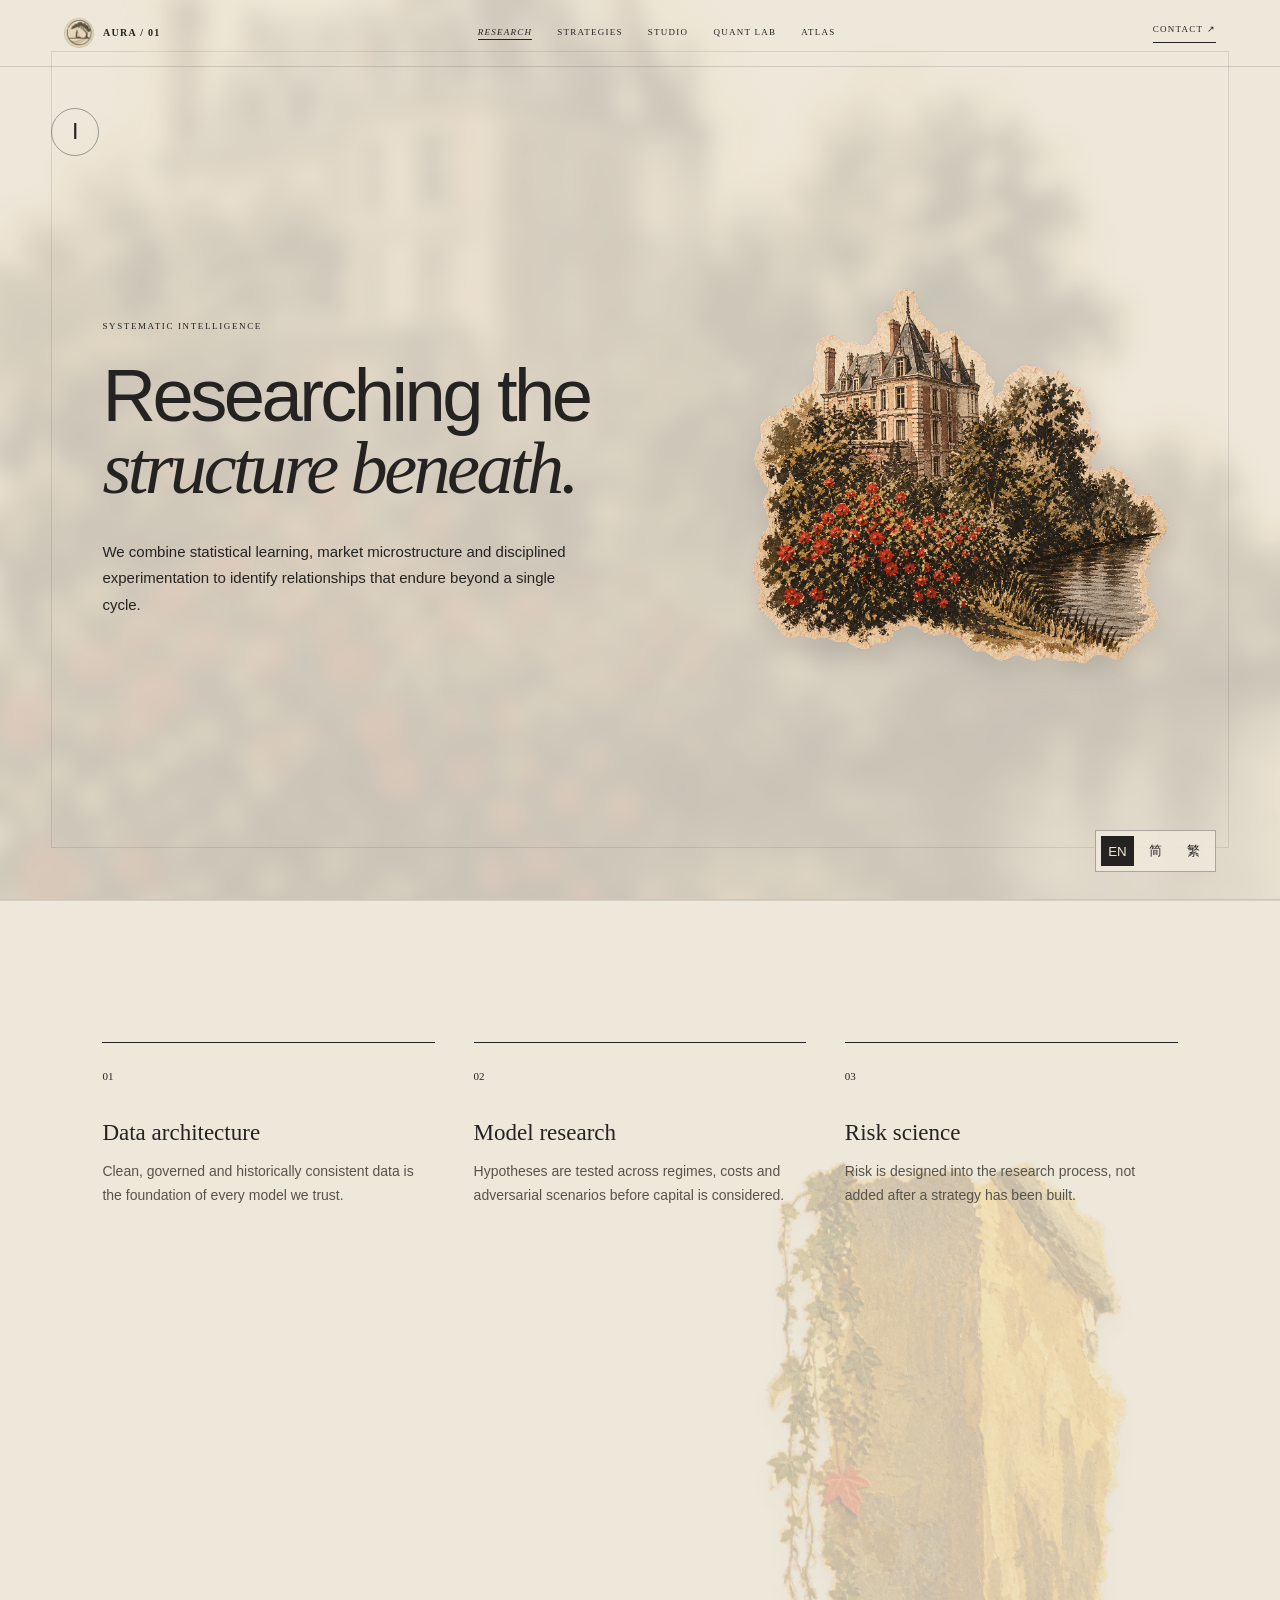
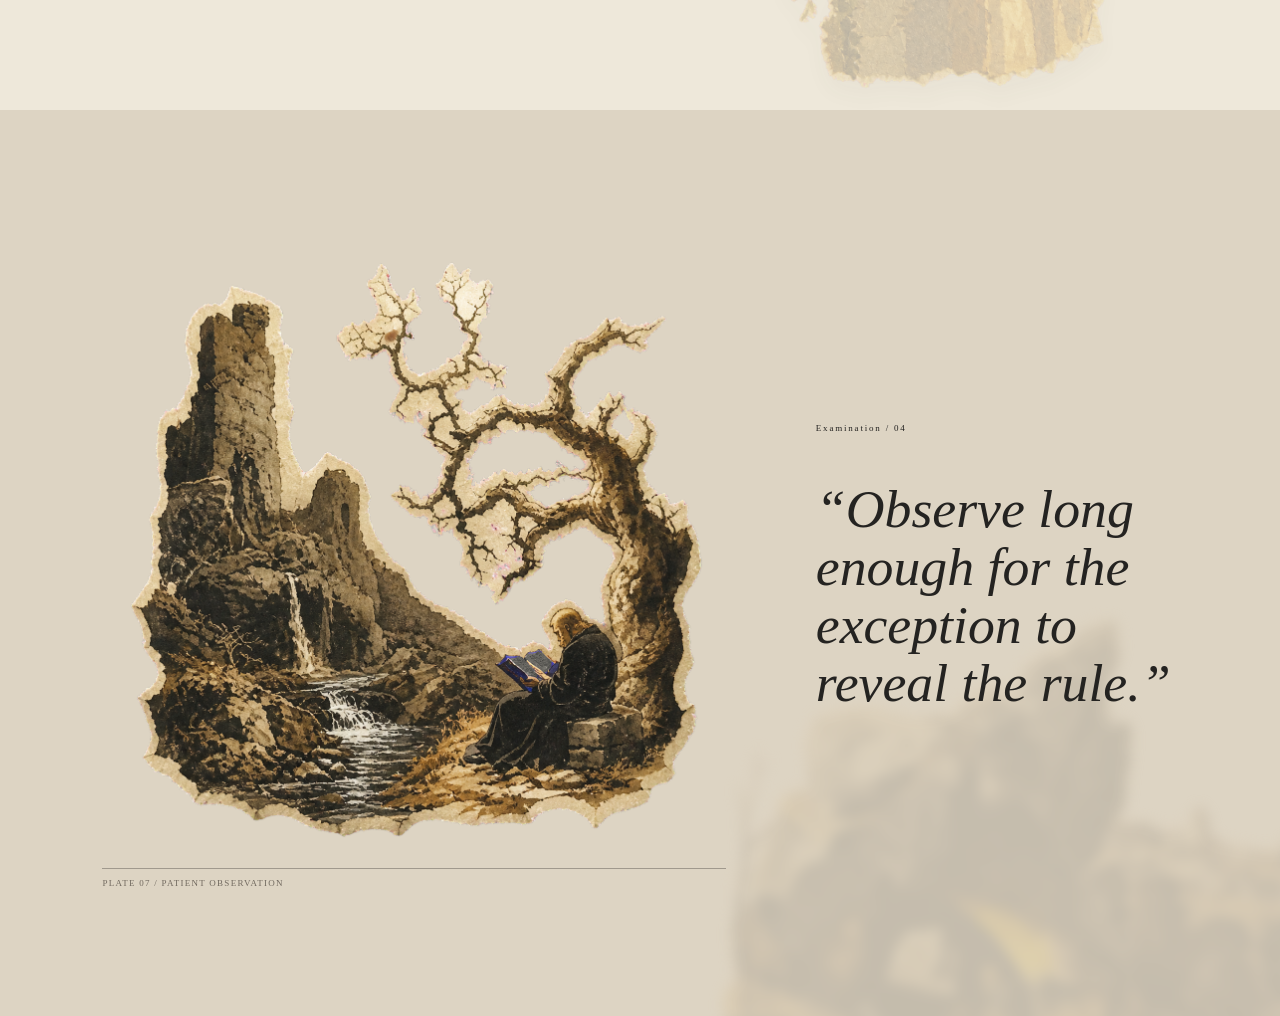
<file: research.html>
<!doctype html><html lang="en"><head><meta charset="utf-8"><meta name="viewport" content="width=device-width,initial-scale=1"><title>AURA / 01 — Research</title><link rel="stylesheet" href="styles.css"></head><body class="subpage"><nav class="nav inner-nav"><a class="brand" href="index.html"><span>◒</span> AURA / 01</a><div class="navlinks"><a class="active" href="research.html" data-page-i18n="research">Research</a><a href="strategies.html" data-page-i18n="strategies">Strategies</a><a href="studio.html" data-page-i18n="studio">Studio</a><a href="archive.html">Atlas</a></div><a class="nav-cta" href="contact.html" data-page-i18n="contact">Contact ↗</a></nav><main>
<section class="sub-hero"><div class="folio-no">Ⅰ</div><div><p class="eyebrow" data-page-i18n="researchEyebrow">Systematic intelligence</p><h1 data-page-html="researchTitle">Researching the<br><em>structure beneath.</em></h1><p data-page-i18n="researchBody">We combine statistical learning, market microstructure and disciplined experimentation to identify relationships that endure beyond a single cycle.</p></div><img class="cutout-art cathedral-art" src="public/cutouts/archive/basilica-interior.png" alt="Distilled basilica interior"></section>
<section class="folio-grid section-pad"><article><span>01</span><h2 data-page-i18n="dataTitle">Data architecture</h2><p data-page-i18n="dataBody">Clean, governed and historically consistent data is the foundation of every model we trust.</p></article><article><span>02</span><h2 data-page-i18n="modelTitle">Model research</h2><p data-page-i18n="modelBody">Hypotheses are tested across regimes, costs and adversarial scenarios before capital is considered.</p></article><article><span>03</span><h2 data-page-i18n="riskTitle">Risk science</h2><p data-page-i18n="riskBody">Risk is designed into the research process, not added after a strategy has been built.</p></article><img class="cutout-art poplar-art" src="public/cutouts/archive/golden-wall.png" alt="Distilled boundary wall"></section>
<section class="scene-band scene-band-light"><figure class="scene-feature"><img src="public/cutouts/archive/scholar-brook.png" alt="Scholar observing beside a brook"><figcaption data-atlas-i18n="p07">Plate 07 / Patient observation</figcaption></figure><div class="scene-note"><span>EXAMINATIO / 04</span><blockquote>“Observe long enough for the exception to reveal the rule.”</blockquote></div><img class="scene-ghost" src="public/cutouts/archive/rock-overlook.png" alt="Rock overlook"></section>
</main><div class="lang-switcher"><button data-lang="en">EN</button><button data-lang="zh-CN">简</button><button data-lang="zh-TW">繁</button></div><script src="pages.js"></script><script src="archive.js"></script></body></html>
</file>
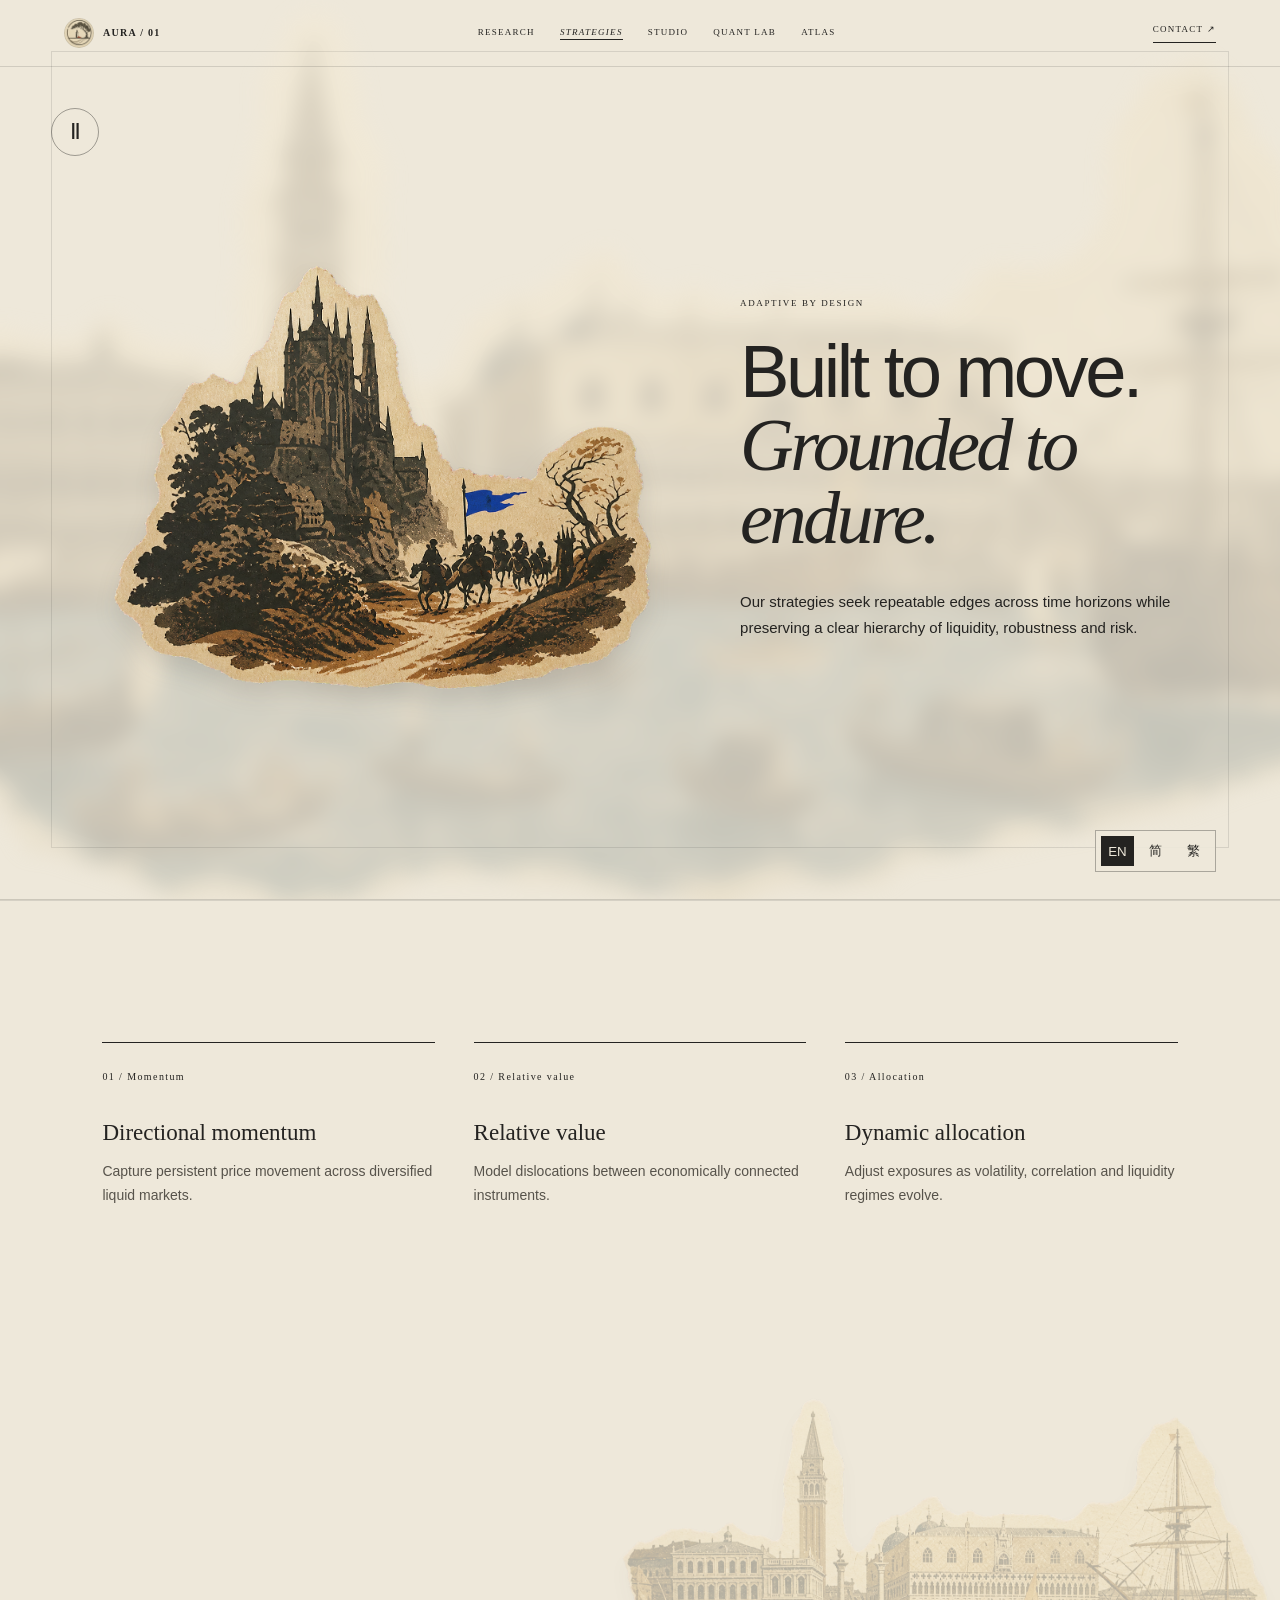
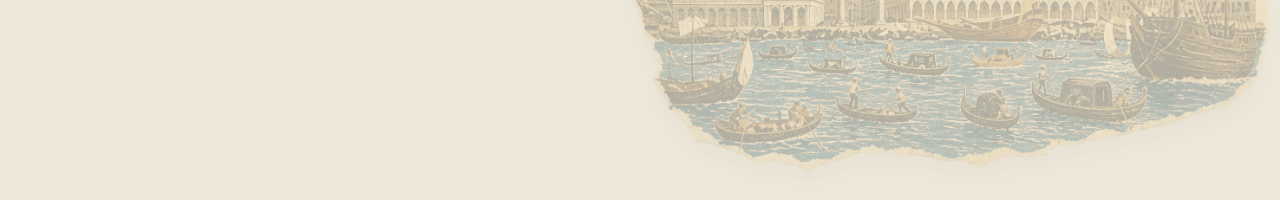
<file: strategies.html>
<!doctype html><html lang="en"><head><meta charset="utf-8"><meta name="viewport" content="width=device-width,initial-scale=1"><title>AURA / 01 — Strategies</title><link rel="stylesheet" href="styles.css"></head><body class="subpage"><nav class="nav inner-nav"><a class="brand" href="index.html"><span>◒</span> AURA / 01</a><div class="navlinks"><a href="research.html" data-page-i18n="research">Research</a><a class="active" href="strategies.html" data-page-i18n="strategies">Strategies</a><a href="studio.html" data-page-i18n="studio">Studio</a><a href="archive.html" data-extra-i18n="atlas">Atlas</a></div><a class="nav-cta" href="contact.html" data-page-i18n="contact">Contact ↗</a></nav><main><section class="sub-hero reverse"><div class="folio-no">Ⅱ</div><div><p class="eyebrow" data-page-i18n="strategyEyebrow">Adaptive by design</p><h1 data-page-html="strategyTitle">Built to move.<br><em>Grounded to endure.</em></h1><p data-page-i18n="strategyBody">Our strategies seek repeatable edges across time horizons while preserving a clear hierarchy of liquidity, robustness and risk.</p></div><img class="cutout-art oak-art" src="public/cutouts/archive/gothic-riders.png" alt="Riders approaching a gothic city"></section><section class="strategy-ledger section-pad"><div><small data-extra-i18n="momentumLabel">01 / MOMENTUM</small><h2 data-page-i18n="momentum">Directional momentum</h2><p data-page-i18n="momentumBody">Capture persistent price movement across diversified liquid markets.</p></div><div><small data-extra-i18n="relativeLabel">02 / RELATIVE VALUE</small><h2 data-page-i18n="relative">Relative value</h2><p data-page-i18n="relativeBody">Model dislocations between economically connected instruments.</p></div><div><small data-extra-i18n="allocationLabel">03 / ALLOCATION</small><h2 data-page-i18n="allocation">Dynamic allocation</h2><p data-page-i18n="allocationBody">Adjust exposures as volatility, correlation and liquidity regimes evolve.</p></div><img class="cutout-art ship-art" src="public/cutouts/archive/venice-harbor.png" alt="Distributed harbor liquidity"></section></main><div class="lang-switcher"><button data-lang="en">EN</button><button data-lang="zh-CN">简</button><button data-lang="zh-TW">繁</button></div><script src="pages.js"></script><script src="localization-extra.js"></script></body></html>
</file>
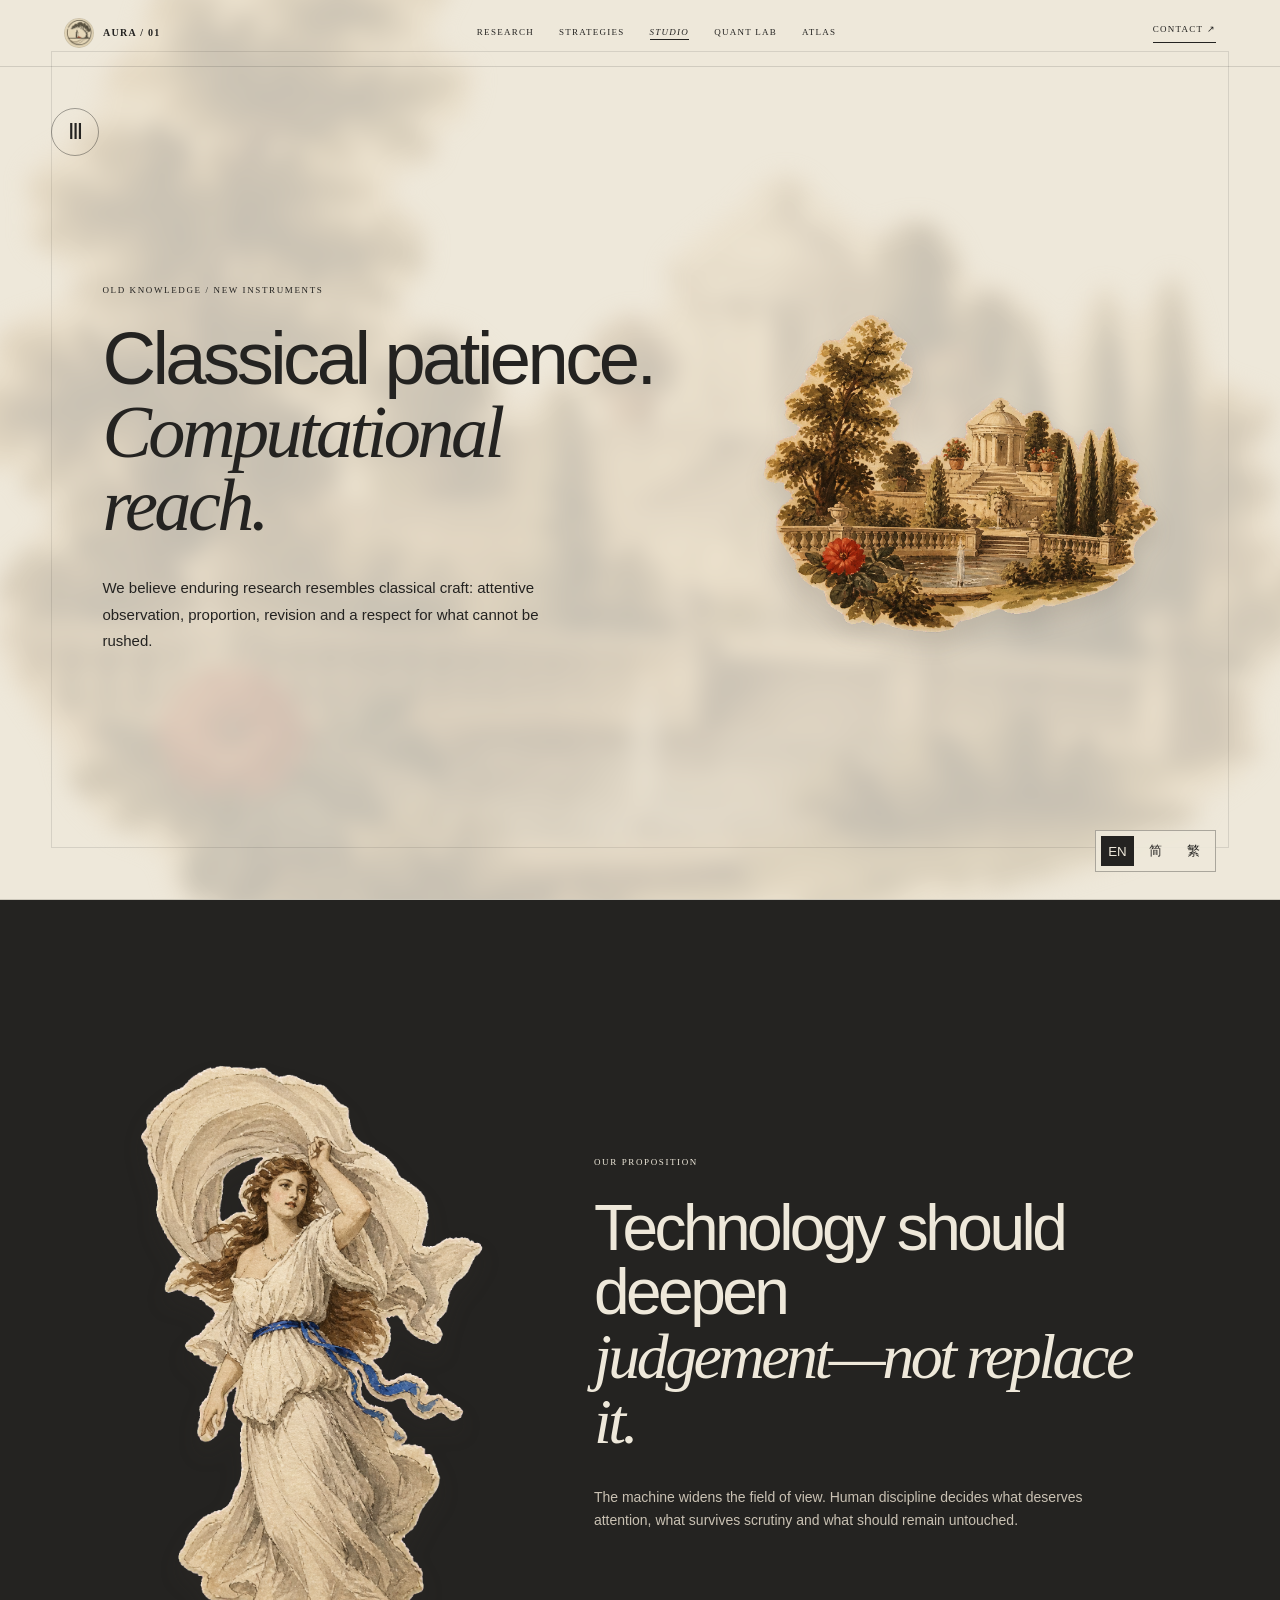
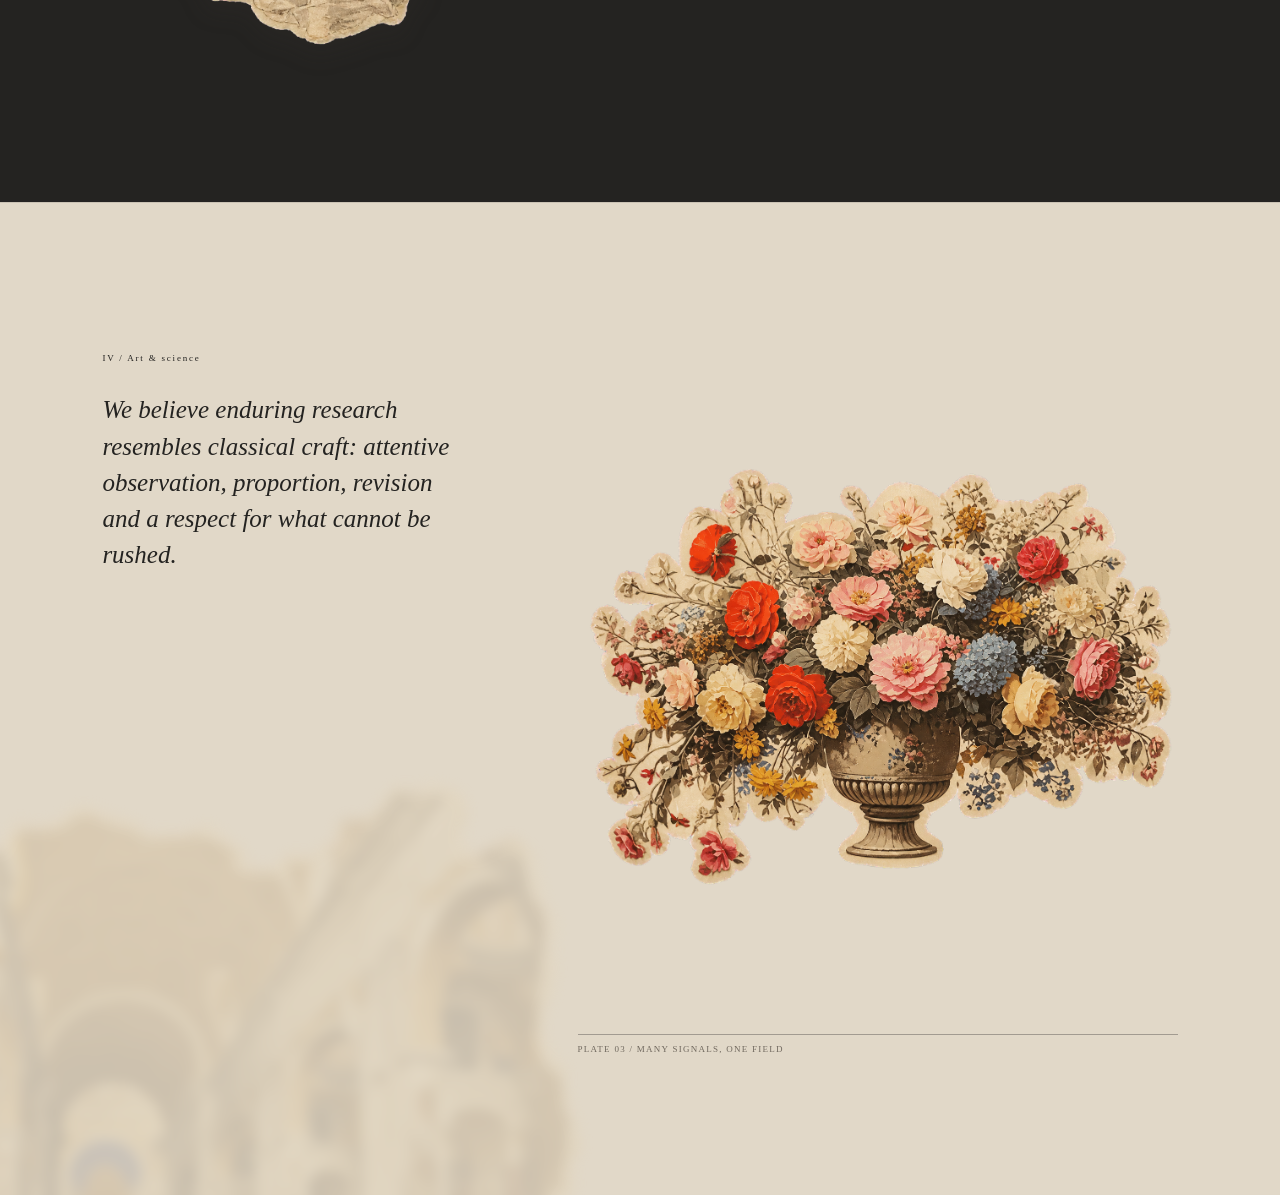
<file: studio.html>
<!doctype html><html lang="en"><head><meta charset="utf-8"><meta name="viewport" content="width=device-width,initial-scale=1"><title>AURA / 01 — Studio</title><link rel="stylesheet" href="styles.css"></head><body class="subpage"><nav class="nav inner-nav"><a class="brand" href="index.html"><span>◒</span> AURA / 01</a><div class="navlinks"><a href="research.html" data-page-i18n="research">Research</a><a href="strategies.html" data-page-i18n="strategies">Strategies</a><a class="active" href="studio.html" data-page-i18n="studio">Studio</a><a href="archive.html">Atlas</a></div><a class="nav-cta" href="contact.html" data-page-i18n="contact">Contact ↗</a></nav><main>
<section class="sub-hero"><div class="folio-no">Ⅲ</div><div><p class="eyebrow" data-page-i18n="studioEyebrow">Old knowledge / new instruments</p><h1 data-page-html="studioTitle">Classical patience.<br><em>Computational reach.</em></h1><p data-page-i18n="studioBody">We believe enduring research resembles classical craft: attentive observation, proportion, revision and a respect for what cannot be rushed.</p></div><img class="cutout-art villa-art" src="public/cutouts/archive/formal-garden.png" alt="Distilled formal garden"></section>
<section class="studio-manifesto section-pad"><img class="cutout-art lady-art" src="public/cutouts/archive/wind-muse.png" alt="Distilled classical figure"><div><p class="eyebrow" data-page-i18n="manifestoEyebrow">Our proposition</p><h2 data-page-html="manifestoTitle">Technology should deepen<br><em>judgement—not replace it.</em></h2><p data-page-i18n="manifestoBody">The machine widens the field of view. Human discipline decides what deserves attention, what survives scrutiny and what should remain untouched.</p></div></section>
<section class="cabinet section-pad"><div class="cabinet-copy"><span>IV / ARS & SCIENTIA</span><p data-page-i18n="studioBody">Enduring research resembles classical craft: attentive observation, proportion, revision and respect for what cannot be rushed.</p></div><figure><img src="public/cutouts/archive/floral-urn.png" alt="Classical flower urn"><figcaption data-atlas-i18n="p03">Plate 03 / Many signals, one field</figcaption></figure><img class="cabinet-landscape" src="public/cutouts/archive/chateau-river.png" alt="Chateau and river"></section>
</main><div class="lang-switcher"><button data-lang="en">EN</button><button data-lang="zh-CN">简</button><button data-lang="zh-TW">繁</button></div><script src="pages.js"></script><script src="archive.js"></script></body></html>
</file>
<file: styles.css>
:root{--paper:#eee8da;--ink:#242321;--muted:#787267;--blue:#2d5cff;--red:#ee5a43}*{box-sizing:border-box}html{scroll-behavior:smooth}body{margin:0;background:var(--paper);color:var(--ink);font-family:Arial,Helvetica,sans-serif}.nav{position:fixed;z-index:10;top:0;left:0;width:100%;padding:22px 5vw;display:flex;justify-content:space-between;align-items:center;font-size:11px;letter-spacing:.12em;text-transform:uppercase;mix-blend-mode:multiply}.nav a{color:inherit;text-decoration:none}.brand{font-weight:bold}.brand span{font-size:22px;margin-right:7px}.navlinks{display:flex;gap:30px}.nav-cta{border-bottom:1px solid currentColor;padding-bottom:5px}.hero{min-height:100vh;position:relative;overflow:hidden;padding:19vh 8vw 7vh;display:flex;align-items:center;background:var(--paper)}.hero:before{content:"AURA";position:absolute;right:-6vw;top:14vh;font:italic 25vw/1 Georgia,serif;color:#e1d8c6;letter-spacing:-.13em;transform:rotate(-10deg)}.scene{position:absolute;inset:0}.scene:before{content:"";position:absolute;width:75vw;height:65vw;right:-21vw;top:-22vw;border-radius:48% 52% 62% 38%;background:var(--blue);opacity:.95;transform:rotate(-17deg);animation:float 12s ease-in-out infinite alternate}.scene:after{content:"";position:absolute;width:43vw;height:28vw;right:10vw;bottom:9vh;border-radius:52% 48% 40% 60%;background:var(--red);mix-blend-mode:multiply;transform:rotate(17deg);animation:float 9s ease-in-out -3s infinite alternate}.orb-a{position:absolute;width:30vw;height:37vw;right:18vw;top:13vh;border-radius:56% 44% 50% 50%;background:#f2ba34;mix-blend-mode:multiply;transform:rotate(28deg);animation:float 10s ease-in-out -2s infinite alternate}.orb-b{position:absolute;width:17vw;height:20vw;right:3vw;bottom:6vh;border:1px solid var(--paper);border-radius:50%;transform:rotate(-25deg);animation:spin 25s linear infinite}.orb-c{position:absolute;width:9vw;height:9vw;right:30vw;top:27vh;background:var(--paper);border-radius:50%;mix-blend-mode:screen}.ring{position:absolute;z-index:2;border:1px solid #f4eee1b0;border-radius:50%;transform:rotate(-30deg)}.ring-a{width:42vw;height:13vw;right:12vw;top:29vh}.ring-b{width:24vw;height:8vw;right:20vw;top:39vh}.stars{position:absolute;inset:0;opacity:.3;background-image:radial-gradient(var(--ink) 1px,transparent 1px);background-size:19px 19px;mask-image:linear-gradient(120deg,transparent 45%,#000 75%)}.grain{position:absolute;inset:0;opacity:.13;pointer-events:none;background-image:radial-gradient(#5a5348 1px,transparent 1px);background-size:5px 5px;mix-blend-mode:multiply}.hero-copy{position:relative;z-index:3;max-width:710px}.eyebrow{font-size:10px;letter-spacing:.15em;text-transform:uppercase;margin:0 0 34px}.pulse{display:inline-block;width:7px;height:7px;border-radius:50%;background:var(--red);margin-right:9px}.hero h1{font-size:clamp(58px,10vw,145px);font-weight:400;line-height:.82;letter-spacing:-.08em;margin:0}.hero h1 em,h2 em{font-family:Georgia,serif;font-weight:400}.lede{max-width:360px;margin:40px 0 30px;font-size:17px;line-height:1.45}.button{display:inline-flex;gap:42px;align-items:center;background:var(--ink);color:var(--paper);padding:16px 18px;text-decoration:none;font-size:11px;letter-spacing:.1em;text-transform:uppercase}.button span{font-size:18px}.hero-meta{position:absolute;z-index:3;left:8vw;right:8vw;bottom:7vh;display:flex;justify-content:space-between;font-size:10px;letter-spacing:.12em;text-transform:uppercase;color:var(--muted)}.section-pad{padding:15vw 8vw}.intro{position:relative;overflow:hidden}.intro:after{content:"//";position:absolute;right:9vw;top:12vw;font:18vw/1 Georgia,serif;color:#ddd4c4}.eyebrow.dark{color:var(--muted)}.split{display:grid;grid-template-columns:1.15fr .85fr;gap:12vw;align-items:end}.split h2,.contact h2{font-size:clamp(54px,8vw,120px);line-height:.86;letter-spacing:-.08em;font-weight:400;margin:0}.split>p{font-size:19px;line-height:1.4;max-width:370px;margin:0}.method{background:#d8d0bf;position:relative}.method:before{content:"";position:absolute;right:8vw;top:7vw;width:15vw;height:15vw;border:1px solid var(--blue);border-radius:50%;opacity:.65}.method-grid{display:grid;grid-template-columns:repeat(3,1fr);gap:5vw;margin-top:6vw}.method-grid>div{border-top:1px solid var(--ink);padding-top:15px}.method-grid span{font-size:11px;color:var(--muted)}.method-grid h3{font-size:27px;font-weight:400;letter-spacing:-.05em;margin:48px 0 12px}.method-grid p{line-height:1.5;max-width:250px;color:#57534b}.contact{background:var(--ink);color:var(--paper);padding:15vw 8vw;position:relative;overflow:hidden}.contact:after{content:"✳";position:absolute;right:8vw;top:8vw;color:var(--red);font-size:18vw;animation:spin 20s linear infinite}.contact-link{display:inline-block;color:#f2ba34;font-size:clamp(20px,3vw,42px);margin-top:70px;text-decoration:none;border-bottom:1px solid #f2ba3466;padding-bottom:9px;position:relative;z-index:1}footer{background:var(--ink);color:#ffffff77;border-top:1px solid #ffffff1f;padding:22px 8vw;display:flex;justify-content:space-between;font-size:10px;letter-spacing:.12em;text-transform:uppercase}@keyframes float{to{transform:translate(2vw,2vh) rotate(6deg) scale(1.05)}}@keyframes spin{to{transform:rotate(330deg)}}@media(max-width:700px){.navlinks{display:none}.nav{padding:20px}.hero{padding:24vh 7vw 10vh}.hero:before{font-size:45vw;top:22vh}.hero-meta{left:7vw;right:7vw}.hero-meta span:nth-child(2){display:none}.split,.method-grid{grid-template-columns:1fr;gap:40px}.method-grid h3{margin:20px 0 10px}.contact-link{margin-top:45px}footer{gap:15px;flex-wrap:wrap;padding:20px 7vw}}
 .ticker{position:relative;z-index:9;padding:8px 5vw;background:#242321;color:#eee8da;display:flex;gap:28px;align-items:center;font:10px Arial;letter-spacing:.1em;text-transform:uppercase}.ticker strong{color:#f2ba34}.ticker b{font-weight:400}.ticker i{color:#9be16c;font-style:normal}.ticker small{margin-left:auto;color:#aaa397;letter-spacing:.03em;text-transform:none}.market{background:#eee8da;position:relative;overflow:hidden}.market:after{content:"Σ";position:absolute;right:6vw;top:5vw;color:#d8d0bf;font:24vw Georgia,serif}.market-head,.dashboard{position:relative;z-index:1}.market-head{display:grid;grid-template-columns:1.15fr .85fr;gap:12vw;align-items:end}.market-head h2{font-size:clamp(54px,8vw,120px);line-height:.86;letter-spacing:-.08em;font-weight:400;margin:0}.market-intro{font-size:19px;line-height:1.4;max-width:370px;margin:0}.dashboard{display:grid;grid-template-columns:2fr 1fr 1fr;gap:14px;margin-top:7vw}.chart-card,.metric-card{border:1px solid #242321;background:#f3eee3;padding:18px}.card-top{display:flex;justify-content:space-between;font-size:11px;text-transform:uppercase;letter-spacing:.08em}.card-top b{color:#277a42;font-weight:400}.chart{height:250px;position:relative;margin:22px 0 10px;overflow:hidden;background:repeating-linear-gradient(to bottom,transparent 0 49px,#24232118 50px)}.line{position:absolute;left:-2%;width:110%;height:80%;top:17%;border-top:2px solid #2d5cff;transform:skewY(-11deg) rotate(-1deg);clip-path:polygon(0 70%,8% 64%,15% 72%,22% 54%,30% 60%,38% 42%,46% 51%,54% 29%,62% 39%,71% 16%,78% 25%,86% 3%,94% 18%,100% 0,100% 100%,0 100%);background:#2d5cff1f}.l2{top:30%;transform:skewY(-4deg);opacity:.55;border-color:#ee5a43}.dot{position:absolute;width:9px;height:9px;border-radius:50%;background:#2d5cff;box-shadow:0 0 0 4px #2d5cff2b}.d1{right:28%;top:38%}.d2{right:7%;top:18%;background:#ee5a43}.axis{position:absolute;bottom:0;font-size:9px;color:#787267}.x1{left:0}.x2{left:32%}.x3{left:62%}.x4{right:0}.chart-foot{display:flex;justify-content:space-between;font-size:10px;color:#787267}.metric-card{min-height:310px}.metric-card p{font-size:11px;letter-spacing:.08em;text-transform:uppercase;margin:0 0 45px}.metric-card strong{font:64px/1 Georgia,serif}.metric-card>span{font-size:20px;color:#787267}.metric-card small{display:block;margin-top:22px;color:#787267}.confidence{height:5px;background:#d8d0bf;margin-top:28px}.confidence i{display:block;width:87%;height:100%;background:#2d5cff}.dark-card{background:#242321;color:#eee8da;border-color:#242321}.dark-card small{color:#aaa397}.bars{display:flex;align-items:end;gap:7px;height:90px;margin-top:35px;border-bottom:1px solid #eee8da44}.bars i{width:16%;background:#ee5a43;height:55%;animation:bar 3s ease-in-out infinite alternate}.bars i:nth-child(2){height:62%;animation-delay:-.4s}.bars i:nth-child(3){height:47%;animation-delay:-.8s}.bars i:nth-child(4){height:78%;animation-delay:-1.2s}.bars i:nth-child(5){height:56%;animation-delay:-1.6s}.bars i:nth-child(6){height:86%;animation-delay:-2s}.bars i:nth-child(7){height:68%;animation-delay:-2.4s}@keyframes bar{to{transform:scaleY(.72)}}
@media(max-width:700px){.ticker{gap:12px;overflow:hidden;white-space:nowrap}.ticker b:nth-of-type(n+2),.ticker small{display:none}.market-head,.dashboard{grid-template-columns:1fr}.dashboard{margin-top:45px}.chart-card{min-width:0}.chart-foot{gap:10px;flex-wrap:wrap}.metric-card{min-height:240px}}
.art-gallery{position:relative;display:grid;grid-template-columns:1.1fr 1fr 1fr;gap:3vw;align-items:end;background:#eee8da;overflow:hidden}.art-copy{padding-bottom:2vw}.art-copy h2{font-size:clamp(50px,6vw,92px);line-height:.86;letter-spacing:-.08em;font-weight:400;margin:0 0 30px}.art-copy>p:last-child{font-size:17px;line-height:1.45;max-width:300px}.art-figure{margin:0;position:relative}.art-figure img{display:block;width:100%;aspect-ratio:1.28;object-fit:cover;filter:saturate(.86) contrast(.98);border-radius:2px;box-shadow:0 12px 25px #24232118}.art-figure:after{content:"";position:absolute;inset:5px;border:1px solid #eee8da88;pointer-events:none}.art-figure figcaption{font:10px Arial;letter-spacing:.12em;text-transform:uppercase;color:#787267;margin-top:12px}.venice{transform:rotate(-2deg)}.alpine{transform:rotate(2deg);padding-bottom:5vw}.alpine img{aspect-ratio:1.18}.art-gallery:before{content:"✳";position:absolute;right:5vw;top:3vw;color:#ee5a43;font-size:8vw;opacity:.7;animation:spin 25s linear infinite}@media(max-width:700px){.art-gallery{grid-template-columns:1fr;gap:40px}.art-copy{padding-bottom:20px}.alpine{padding-bottom:0}.art-gallery:before{font-size:20vw;top:6vw}}
.hero{background-image:linear-gradient(90deg,#eee8dae8 0%,#eee8da88 42%,#eee8da20 100%),url('public/art/church-river-zine.png');background-size:cover,112%;background-position:center,center;background-repeat:no-repeat;animation:heroLandscape 18s ease-in-out infinite alternate}.art-figure img{height:auto!important;aspect-ratio:auto!important;object-fit:contain!important}.alpine img{aspect-ratio:auto!important}@keyframes heroLandscape{from{background-position:center,48% 50%}to{background-position:center,53% 47%}}
.scene{opacity:.22}.hero:before{opacity:.32}
.scene{display:none!important}.hero{animation:none!important;background-position:center,center!important}.hero:before{content:none!important}.hero:after{content:"";position:absolute;z-index:2;left:-5%;bottom:-3%;width:58%;height:28%;opacity:.58;transform-origin:bottom center;background:repeating-linear-gradient(78deg,transparent 0 13px,#4f5540 14px 17px,transparent 18px 31px),repeating-linear-gradient(103deg,transparent 0 21px,#757552 22px 25px,transparent 26px 42px);clip-path:polygon(0 100%,0 62%,8% 74%,15% 38%,23% 69%,31% 27%,39% 65%,49% 35%,58% 74%,66% 42%,76% 67%,84% 30%,92% 70%,100% 48%,100% 100%);filter:blur(.4px);animation:grassSway 4.8s ease-in-out infinite alternate}.lang-switcher{position:fixed;z-index:20;right:5vw;bottom:28px;display:flex;gap:5px;padding:5px;background:#eee8dae8;border:1px solid #24232155;font:10px Arial;letter-spacing:.08em;text-transform:uppercase}.lang-switcher button{border:0;background:transparent;color:#242321;padding:7px 8px;cursor:pointer}.lang-switcher button.active,.lang-switcher button:hover{background:#242321;color:#eee8da}.classical-rule{font-family:Georgia,serif}@keyframes grassSway{to{transform:skewX(3deg) translateX(8px)}}
.hero{background-size:cover,cover!important;background-position:center,center!important}.hero:after{content:none!important;display:none!important}.plant-layer{position:absolute;inset:0;z-index:2;background-image:url('public/art/church-river-zine.png');background-size:cover;background-position:center;background-repeat:no-repeat;pointer-events:none;will-change:transform}.plant-left{clip-path:polygon(0 34%,7% 35%,14% 40%,22% 45%,31% 53%,39% 61%,45% 73%,45% 100%,0 100%);transform-origin:18% 100%;animation:plantWindLeft 6.8s cubic-bezier(.45,.05,.55,.95) infinite alternate}.plant-right{clip-path:polygon(68% 0,100% 0,100% 100%,76% 100%,73% 84%,70% 68%,69% 48%,71% 28%);transform-origin:94% 92%;animation:plantWindRight 7.6s cubic-bezier(.45,.05,.55,.95) -2.1s infinite alternate}.grain{z-index:3}.hero-copy,.hero-meta{z-index:4}.hero-copy{max-width:680px}.contact-copy{position:relative;z-index:1;max-width:540px;margin:32px 0 0;color:#c9c1b3;font:16px/1.55 Georgia,serif}.nav,.ticker,.hero-meta,.eyebrow,.card-top,.chart-foot,.art-figure figcaption,footer{font-family:Georgia,'Times New Roman',serif}.nav{border-bottom:1px solid #24232126}.button{font-family:Georgia,'Times New Roman',serif}.section-pad{border-top:1px solid #2423211f}.chart-card,.metric-card{clip-path:polygon(0 0,99.2% .8%,100% 98.6%,.6% 100%)}.art-figure img{clip-path:polygon(.4% 1.2%,6% .4%,12% 1%,20% .3%,29% 1%,38% .2%,47% .8%,57% .3%,67% .9%,76% .2%,86% .7%,95% .2%,99.5% 1.2%,99% 98.8%,91% 99.6%,82% 99%,72% 99.7%,62% 99.1%,52% 99.8%,42% 99%,31% 99.6%,21% 99%,11% 99.7%,.5% 98.8%)}body[data-lang="zh-CN"],body[data-lang="zh-TW"]{font-family:'Microsoft YaHei','PingFang SC',Arial,sans-serif}body[data-lang="zh-CN"] h1,body[data-lang="zh-TW"] h1,body[data-lang="zh-CN"] h2,body[data-lang="zh-TW"] h2{font-family:'Songti SC','SimSun','PMingLiU',serif;font-style:normal;letter-spacing:-.055em}body[data-lang="zh-CN"] .hero h1,body[data-lang="zh-TW"] .hero h1{font-size:clamp(58px,8.2vw,118px);line-height:.96;max-width:7.5em}body[data-lang="zh-CN"] .hero h1 em,body[data-lang="zh-TW"] .hero h1 em,body[data-lang="zh-CN"] h2 em,body[data-lang="zh-TW"] h2 em{font-family:inherit;font-style:normal}body[data-lang="zh-CN"] .lede,body[data-lang="zh-TW"] .lede{max-width:31em;font-size:18px;line-height:1.75;letter-spacing:.025em}body[data-lang="zh-CN"] .eyebrow,body[data-lang="zh-TW"] .eyebrow{letter-spacing:.18em}body[data-lang="zh-CN"] .market-intro,body[data-lang="zh-TW"] .market-intro,body[data-lang="zh-CN"] .art-copy>p:last-child,body[data-lang="zh-TW"] .art-copy>p:last-child{line-height:1.8;letter-spacing:.02em}body[data-lang="zh-CN"] .nav,body[data-lang="zh-TW"] .nav{letter-spacing:.12em}body[data-lang="zh-TW"]{font-family:'Microsoft JhengHei','PingFang TC',Arial,sans-serif}@keyframes plantWindLeft{0%{transform:rotate(-.16deg) skewX(-.15deg) translateX(-1px)}100%{transform:rotate(.22deg) skewX(.32deg) translateX(2px)}}@keyframes plantWindRight{0%{transform:rotate(.12deg) skewX(.08deg) translateX(0)}100%{transform:rotate(-.2deg) skewX(-.28deg) translateX(-2px)}}@media(prefers-reduced-motion:reduce){.plant-layer,.bars i{animation:none!important}}@media(max-width:700px){.plant-left{clip-path:polygon(0 45%,48% 50%,58% 100%,0 100%)}.plant-right{clip-path:polygon(62% 0,100% 0,100% 100%,76% 100%,68% 45%)}.lang-switcher{right:16px;bottom:16px}.contact-copy{font-size:15px}}
.hero h1{font-size:clamp(52px,7.6vw,108px);line-height:.9;letter-spacing:-.058em;max-width:7.8em;text-wrap:balance}.hero-copy{max-width:620px}.lede{font-size:16px;line-height:1.62;max-width:410px;letter-spacing:.006em}.split h2,.contact h2,.market-head h2{font-size:clamp(46px,6.6vw,88px);line-height:.92;letter-spacing:-.058em;text-wrap:balance}.art-copy h2{font-size:clamp(44px,5.2vw,76px);line-height:.94;letter-spacing:-.052em}.method-grid h3{font-size:23px;letter-spacing:-.025em}.market-intro,.split>p{font-size:17px;line-height:1.62}.nav{font-size:10px;letter-spacing:.13em}.eyebrow{letter-spacing:.16em;line-height:1.5}.button{font-size:10px;letter-spacing:.13em}.hero-meta,.chart-foot,footer{letter-spacing:.1em}.market-head,.art-copy,.method-grid p,.contact-copy{text-wrap:pretty}.market-head:before{content:"DE RATIONE · DE FUTURO · MMXXVI";position:absolute;top:-5.6vw;right:0;font:10px/1.4 Georgia,serif;letter-spacing:.2em;color:#787267;border-top:1px solid #78726788;border-bottom:1px solid #78726788;padding:6px 0}.market:before{content:"Ⅰ";position:absolute;left:3.2vw;top:8vw;width:42px;height:42px;border:1px solid #24232166;border-radius:50%;display:grid;place-items:center;font:18px Georgia,serif;color:#24232199}.art-gallery:after{content:"❦";position:absolute;left:8vw;bottom:5vw;font:42px Georgia,serif;color:#24232166}.method:after{content:"Ⅱ  ·  ARS  /  SCIENTIA  /  DISCIPLINA";position:absolute;left:8vw;bottom:5vw;font:10px Georgia,serif;letter-spacing:.22em;color:#787267}.method-grid>div:before{content:"✦";display:block;margin:10px 0 22px;font:14px Georgia,serif;color:#ee5a43}.contact:before{content:"A · 01";position:absolute;right:7vw;bottom:5vw;font:clamp(70px,13vw,180px)/1 Georgia,serif;color:#eee8da0b;letter-spacing:-.06em}.contact:after{font-size:12vw;opacity:.75}.art-figure figcaption:before{content:"— ";color:#ee5a43}.metric-card p,.card-top{letter-spacing:.11em}.lang-switcher{font-family:Georgia,'Times New Roman',serif;letter-spacing:.08em}.lang-switcher button{min-width:33px}.section-pad{position:relative}.section-pad:before{pointer-events:none}
body[data-lang="zh-CN"] .hero h1,body[data-lang="zh-TW"] .hero h1{font-size:clamp(50px,6.7vw,92px);line-height:1.08;letter-spacing:-.035em;max-width:8em}body[data-lang="zh-CN"] .lede,body[data-lang="zh-TW"] .lede{font-size:16px;line-height:1.85;letter-spacing:.045em;max-width:34em}body[data-lang="zh-CN"] h2,body[data-lang="zh-TW"] h2{font-size:clamp(42px,5.8vw,78px);line-height:1.12;letter-spacing:-.025em}body[data-lang="zh-CN"] .art-copy h2,body[data-lang="zh-TW"] .art-copy h2{font-size:clamp(40px,4.8vw,68px)}body[data-lang="zh-CN"] .nav,body[data-lang="zh-TW"] .nav{letter-spacing:.16em}body[data-lang="zh-CN"] .eyebrow,body[data-lang="zh-TW"] .eyebrow{font-size:10px;letter-spacing:.2em}body[data-lang="zh-CN"] .market-intro,body[data-lang="zh-TW"] .market-intro,body[data-lang="zh-CN"] .art-copy>p:last-child,body[data-lang="zh-TW"] .art-copy>p:last-child,body[data-lang="zh-CN"] .method-grid p,body[data-lang="zh-TW"] .method-grid p{font-size:16px;line-height:1.85;letter-spacing:.035em}body[data-lang="zh-CN"] .method-grid h3,body[data-lang="zh-TW"] .method-grid h3{font-size:22px;letter-spacing:.03em}body[data-lang="zh-CN"] .button,body[data-lang="zh-TW"] .button{letter-spacing:.16em}body[data-lang="zh-CN"] .contact-copy,body[data-lang="zh-TW"] .contact-copy{line-height:1.85;letter-spacing:.04em}
@media(max-width:700px){.hero h1{font-size:clamp(47px,15vw,72px);line-height:.92}.lede{font-size:15px;max-width:90%}.market-head h2,.art-copy h2,.contact h2{font-size:clamp(40px,12vw,60px)}body[data-lang="zh-CN"] .hero h1,body[data-lang="zh-TW"] .hero h1{font-size:clamp(44px,12.5vw,64px);line-height:1.12}.market-head:before{top:-32px}.market:before{display:none}.method:after{display:none}.art-gallery:after{font-size:30px;bottom:2vw}.nav-cta{font-size:9px}}
.subpage{min-height:100vh;background:#eee8da}.inner-nav{position:absolute;mix-blend-mode:normal;color:#242321}.inner-nav .active{font-style:italic;border-bottom:1px solid currentColor}.sub-hero{min-height:100vh;padding:18vh 8vw 10vh;display:grid;grid-template-columns:minmax(0,1fr) minmax(360px,.86fr);align-items:center;gap:6vw;position:relative;overflow:hidden;border-bottom:1px solid #2423212b}.sub-hero:before{content:"";position:absolute;inset:4vw;border:1px solid #2423211f;pointer-events:none}.sub-hero>div:not(.folio-no){position:relative;z-index:2}.sub-hero h1,.contact-sheet h1{font:400 clamp(48px,7vw,98px)/.91 Arial,sans-serif;letter-spacing:-.065em;margin:0 0 34px}.sub-hero h1 em,.contact-sheet h1 em{font-family:Georgia,serif;font-weight:400}.sub-hero p:last-child{max-width:520px;font-size:17px;line-height:1.65}.folio-no{position:absolute!important;top:12vh;left:4vw;font:22px Georgia,serif;border:1px solid #24232166;border-radius:50%;width:48px;height:48px;display:grid;place-items:center}.cutout-art{display:block;max-width:100%;max-height:75vh;object-fit:contain;position:relative;z-index:1;filter:drop-shadow(0 13px 10px #423b3020)}.reverse{grid-template-columns:minmax(360px,.9fr) minmax(0,1fr)}.reverse>div:not(.folio-no){grid-column:2}.reverse>.cutout-art{grid-column:1;grid-row:1}.folio-grid{display:grid;grid-template-columns:repeat(3,1fr);gap:3vw;position:relative;min-height:90vh}.folio-grid article,.strategy-ledger>div{border-top:1px solid #242321;padding-top:20px;position:relative;z-index:2}.folio-grid article span{font:11px Georgia,serif}.folio-grid h2,.strategy-ledger h2{font:400 28px/1.1 Georgia,serif;margin:42px 0 14px}.folio-grid p,.strategy-ledger p{line-height:1.65;color:#57534b}.poplar-art{position:absolute;right:4vw;bottom:0;height:70%;opacity:.25}.strategy-ledger{display:grid;grid-template-columns:repeat(3,1fr);gap:3vw;min-height:100vh;position:relative}.strategy-ledger small{font:10px Georgia,serif;letter-spacing:.14em}.ship-art{position:absolute;width:52%;right:0;bottom:0;opacity:.28}.studio-manifesto{display:grid;grid-template-columns:.8fr 1.2fr;align-items:center;gap:8vw;min-height:100vh;background:#242321;color:#eee8da}.studio-manifesto h2{font:400 clamp(42px,6vw,82px)/.94 Arial,sans-serif;letter-spacing:-.055em;margin:0 0 32px}.studio-manifesto h2 em{font-family:Georgia,serif}.studio-manifesto p:last-child{max-width:530px;line-height:1.7;color:#c9c1b3}.lady-art{max-height:80vh}.contact-page{background:#242321;color:#eee8da}.contact-page .inner-nav{color:#eee8da}.contact-sheet{min-height:100vh;padding:22vh 8vw 9vh;position:relative;background:radial-gradient(circle at 80% 28%,#514a3b 0,transparent 28%),#242321}.contact-sheet:before{content:"❦";position:absolute;right:10vw;top:20vh;font:26vw Georgia,serif;color:#eee8da0a}.contact-sheet>p{max-width:520px;line-height:1.7;color:#c9c1b3}.contact-sheet>a{display:inline-block;color:#f2ba34;font:clamp(22px,3vw,38px) Georgia,serif;margin-top:60px;text-decoration:none;border-bottom:1px solid #f2ba3466;padding-bottom:8px}.contact-meta{position:absolute;left:8vw;right:8vw;bottom:6vh;display:flex;justify-content:space-between;font:10px Georgia,serif;letter-spacing:.14em;color:#a9a294}body[data-lang="zh-CN"] .sub-hero h1,body[data-lang="zh-TW"] .sub-hero h1,body[data-lang="zh-CN"] .contact-sheet h1,body[data-lang="zh-TW"] .contact-sheet h1,body[data-lang="zh-CN"] .studio-manifesto h2,body[data-lang="zh-TW"] .studio-manifesto h2{font-family:'Songti SC','SimSun','PMingLiU',serif;font-size:clamp(44px,5.8vw,78px);line-height:1.12;letter-spacing:-.025em}@media(max-width:800px){.sub-hero,.reverse,.studio-manifesto{grid-template-columns:1fr;padding-top:22vh}.reverse>div:not(.folio-no),.reverse>.cutout-art{grid-column:auto;grid-row:auto}.cutout-art{max-height:48vh;margin:auto}.folio-grid,.strategy-ledger{grid-template-columns:1fr}.poplar-art,.ship-art{position:relative;width:100%;height:auto;opacity:.3}.studio-manifesto{gap:30px}.folio-no{top:13vh}.contact-meta{position:relative;left:auto;right:auto;bottom:auto;margin-top:90px;gap:20px;flex-wrap:wrap}}

/* Visual atlas */
.atlas-page{background:#e9e1d2}.atlas-hero{min-height:100vh;padding:20vh 8vw 9vh;display:grid;grid-template-columns:.92fr 1.08fr;grid-template-rows:auto 1fr auto;gap:2vw 5vw;position:relative;overflow:hidden;border-bottom:1px solid #24232133}.atlas-hero:before{content:"CATALOGUS / MMXXVI";position:absolute;left:3vw;top:18vh;writing-mode:vertical-rl;font:9px Georgia,serif;letter-spacing:.24em;color:#787267}.atlas-hero>p,.atlas-hero>h1,.atlas-index{position:relative;z-index:2}.atlas-hero>.eyebrow{grid-column:1}.atlas-hero h1{grid-column:1;margin:0;align-self:center;font:400 clamp(52px,6.7vw,96px)/.91 Arial,sans-serif;letter-spacing:-.064em}.atlas-hero h1 em,.atlas-copy h2 em{font-family:Georgia,serif;font-weight:400}.atlas-hero>p:not(.eyebrow){grid-column:1;max-width:520px;font-size:16px;line-height:1.7;align-self:end}.atlas-hero>img{grid-column:2;grid-row:1/4;width:110%;max-height:78vh;object-fit:contain;align-self:center;filter:drop-shadow(0 14px 11px #2b261c1b);transform:rotate(1.5deg)}.atlas-index{grid-column:1;display:flex;gap:28px;padding-top:22px;border-top:1px solid #24232155;font:9px Georgia,serif;letter-spacing:.16em}.atlas-group{min-height:110vh;display:grid;grid-template-columns:300px minmax(0,1fr);gap:7vw;align-items:start;overflow:hidden}.atlas-group:nth-child(odd){background:#ded5c3}.atlas-copy{position:sticky;top:18vh;z-index:2}.atlas-copy>span{font:9px Georgia,serif;letter-spacing:.2em;color:#70695e}.atlas-copy h2{font:400 clamp(38px,4.8vw,68px)/.96 Arial,sans-serif;letter-spacing:-.052em;margin:38px 0 26px}.atlas-copy p{font-size:15px;line-height:1.75;color:#57534b;text-wrap:pretty}.atlas-composition{display:grid;grid-template-columns:repeat(2,minmax(0,1fr));gap:5vw 2vw;align-items:center}.plate{margin:0;position:relative;min-width:0}.plate:nth-child(even){transform:translateY(5vw) rotate(1.2deg)}.plate:nth-child(3n){transform:translateY(-2vw) rotate(-1.1deg)}.plate img{display:block;width:100%;height:34vw;max-height:500px;object-fit:contain;filter:drop-shadow(0 12px 8px #332c2116)}.plate.wide{grid-column:1/-1}.plate.wide img,.plate.hero-plate img{height:42vw;max-height:610px}.plate.tall img{height:46vw;max-height:650px}.plate figcaption{margin-top:5px;padding-top:8px;border-top:1px solid #24232144;font:9px Georgia,serif;letter-spacing:.14em;text-transform:uppercase;color:#71695f}.migration{background:#272522!important;color:#eee8da}.migration .atlas-copy p,.migration .atlas-copy>span,.migration .plate figcaption{color:#bcb3a4}.migration .plate figcaption{border-color:#eee8da44}.cycles .plate:nth-child(2){margin-top:8vw}.scale .plate:last-child{grid-column:1/-1}.atlas-page footer{background:#272522}body[data-lang="zh-CN"] .atlas-hero h1,body[data-lang="zh-TW"] .atlas-hero h1,body[data-lang="zh-CN"] .atlas-copy h2,body[data-lang="zh-TW"] .atlas-copy h2{font-family:'Songti SC','SimSun','PMingLiU',serif;letter-spacing:-.025em;line-height:1.12}body[data-lang="zh-CN"] .atlas-hero h1,body[data-lang="zh-TW"] .atlas-hero h1{font-size:clamp(46px,5.6vw,78px)}body[data-lang="zh-CN"] .atlas-copy h2,body[data-lang="zh-TW"] .atlas-copy h2{font-size:clamp(36px,4.2vw,58px)}body[data-lang="zh-CN"] .atlas-copy p,body[data-lang="zh-TW"] .atlas-copy p,body[data-lang="zh-CN"] .atlas-hero>p:not(.eyebrow),body[data-lang="zh-TW"] .atlas-hero>p:not(.eyebrow){line-height:1.9;letter-spacing:.035em}@media(max-width:800px){.atlas-hero{grid-template-columns:1fr;padding:21vh 7vw 8vh}.atlas-hero>.eyebrow,.atlas-hero h1,.atlas-hero>p:not(.eyebrow),.atlas-hero>img,.atlas-index{grid-column:1;grid-row:auto}.atlas-hero>img{width:100%;max-height:43vh}.atlas-group{grid-template-columns:1fr;padding:20vw 7vw;gap:12vw}.atlas-copy{position:relative;top:auto;max-width:560px}.atlas-composition{gap:12vw 2vw}.plate img{height:48vw}.plate.wide img,.plate.hero-plate img{height:62vw}.plate.tall img{height:68vw}.plate figcaption{font-size:8px;line-height:1.4}.atlas-index{gap:14px;flex-wrap:wrap}.atlas-hero:before{display:none}}

/* Distributed art direction: blurred scenic fields with crisp editorial anchors. */
.sub-hero:after{content:"";position:absolute;inset:-6%;z-index:0;background-position:center;background-size:cover;background-repeat:no-repeat;filter:blur(10px) saturate(.72) sepia(.14);opacity:.18;transform:scale(1.08);pointer-events:none}.sub-hero>*{position:relative;z-index:2}.sub-hero .folio-no{position:absolute}.subpage:has([data-page-html="researchTitle"]) .sub-hero:after{background-image:url('public/cutouts/archive/basilica-interior.png')}.subpage:has([data-page-html="strategyTitle"]) .sub-hero:after{background-image:url('public/cutouts/archive/venice-harbor.png');opacity:.2}.subpage:has([data-page-html="studioTitle"]) .sub-hero:after{background-image:url('public/cutouts/archive/formal-garden.png');opacity:.2}.scene-band{min-height:92vh;padding:10vw 8vw;display:grid;grid-template-columns:1fr .58fr;align-items:center;gap:7vw;position:relative;overflow:hidden;background:#ddd4c3}.scene-feature{margin:0;position:relative;z-index:2}.scene-feature img{width:100%;max-height:72vh;object-fit:contain}.scene-feature figcaption,.paired-plates figcaption,.cabinet figcaption{font:9px Georgia,serif;letter-spacing:.14em;text-transform:uppercase;border-top:1px solid #24232155;padding-top:9px;color:#71695f}.scene-note{position:relative;z-index:2;align-self:center}.scene-note>span{font:9px Georgia,serif;letter-spacing:.2em}.scene-note blockquote{font:italic clamp(30px,4.2vw,58px)/1.08 Georgia,serif;margin:42px 0 0}.scene-ghost{position:absolute;right:-8%;bottom:-12%;width:48%;opacity:.13;filter:blur(5px);transform:scale(1.25)}.flow-panorama{min-height:88vh;position:relative;overflow:hidden;background:#272522;color:#eee8da;display:grid;place-items:center}.flow-panorama:before{content:"";position:absolute;inset:-8%;background:url('public/cutouts/archive/venice-harbor.png') center/cover no-repeat;filter:blur(14px);opacity:.24;transform:scale(1.12)}.flow-panorama>img{position:relative;z-index:1;width:min(82vw,1100px);max-height:72vh;object-fit:contain}.flow-panorama>div{position:absolute;z-index:2;left:8vw;right:8vw;bottom:7vh;display:flex;justify-content:space-between;font:9px Georgia,serif;letter-spacing:.18em;text-transform:uppercase}.flow-panorama strong{font-weight:400}.paired-plates{display:grid;grid-template-columns:1fr 1fr;gap:10vw;align-items:center;min-height:105vh}.paired-plates figure{margin:0}.paired-plates figure:nth-child(2){transform:translateY(9vw)}.paired-plates img{width:100%;height:52vw;max-height:620px;object-fit:contain}.cabinet{min-height:110vh;display:grid;grid-template-columns:.6fr 1fr;grid-template-rows:auto 1fr;gap:5vw 9vw;position:relative;overflow:hidden;background:#e1d8c8}.cabinet-copy{align-self:center}.cabinet-copy span{font:9px Georgia,serif;letter-spacing:.2em}.cabinet-copy p{font:italic 25px/1.45 Georgia,serif}.cabinet figure{margin:0;grid-row:1/3;grid-column:2}.cabinet figure img{width:100%;height:76vh;object-fit:contain}.cabinet-landscape{position:absolute;left:-8%;bottom:-16%;width:50%;opacity:.16;filter:blur(5px);transform:scale(1.25)}.contact-sheet{overflow:hidden}.contact-sheet:after{content:"";position:absolute;inset:-7%;background:url('public/cutouts/archive/lake-city.png') center/cover no-repeat;filter:blur(13px);opacity:.18;transform:scale(1.12);z-index:0}.contact-sheet>*{position:relative;z-index:2}.contact-city{position:absolute;right:-5vw;top:12vh;width:53vw;max-height:65vh;object-fit:contain;opacity:.34}.contact-bridge{position:absolute;right:5vw;bottom:-6vh;width:28vw;opacity:.2}.atlas-hero-calm:after{content:"";position:absolute;inset:-5%;background:url('public/cutouts/archive/mountain-harbor.png') center/cover no-repeat;filter:blur(12px);opacity:.12;transform:scale(1.1);z-index:0}.atlas-hero-calm>*{z-index:2}.atlas-portals{display:grid;gap:16vw}.atlas-portal{min-height:74vh;display:grid;grid-template-columns:80px .8fr 1.2fr;gap:5vw;align-items:center;color:inherit;text-decoration:none;border-top:1px solid #24232155;position:relative}.atlas-portal>span{writing-mode:vertical-rl;font:9px Georgia,serif;letter-spacing:.2em}.atlas-portal h2{font:400 clamp(38px,4.8vw,68px)/.96 Arial,sans-serif;letter-spacing:-.052em;margin:0 0 24px}.atlas-portal h2 em{font-family:Georgia,serif}.atlas-portal p{font-size:15px;line-height:1.7;color:#57534b}.atlas-portal img{width:100%;height:62vh;object-fit:contain;transition:transform .6s ease}.atlas-portal:hover img{transform:scale(1.035) rotate(1deg)}.reverse-portal{grid-template-columns:80px 1.2fr .8fr}.reverse-portal>div{grid-column:3}.reverse-portal>img{grid-column:2;grid-row:1}
@media(max-width:800px){.scene-band,.paired-plates,.cabinet{grid-template-columns:1fr}.scene-band{padding:18vw 7vw}.scene-note blockquote{font-size:32px}.scene-ghost{width:80%}.paired-plates figure:nth-child(2){transform:none}.paired-plates img{height:70vw}.cabinet figure,.cabinet figure img{grid-column:1;grid-row:auto;height:62vh}.cabinet-landscape{width:85%}.flow-panorama>img{width:96vw}.contact-city{width:85vw;opacity:.22}.contact-bridge{width:55vw}.atlas-portal,.reverse-portal{grid-template-columns:34px 1fr;gap:5vw;min-height:80vh}.atlas-portal>div,.reverse-portal>div{grid-column:2}.atlas-portal>img,.reverse-portal>img{grid-column:1/3;grid-row:auto;height:48vh}.atlas-portal>span{grid-column:1;grid-row:1}.atlas-portal h2{font-size:40px}}

/* Homepage art integration */
.home-art{position:absolute;z-index:2;pointer-events:none;object-fit:contain;filter:sepia(.12) saturate(.75)}.home-art-city{right:-5vw;bottom:-8vh;width:48vw;opacity:.18;filter:blur(3px) sepia(.2) saturate(.62);transform:scale(1.16)}.home-art-tree{right:4vw;bottom:-3vh;width:25vw;opacity:.28;transform:rotate(1deg)}.home-editorial{min-height:115vh;display:grid;grid-template-columns:.72fr 1.05fr .58fr;grid-template-rows:auto 1fr;gap:4vw;align-items:center;position:relative;overflow:hidden;background:#dfd6c5}.home-editorial:before{content:"FLUXUS / OBSERVATIO / DISCIPLINA";position:absolute;left:3vw;top:9vw;writing-mode:vertical-rl;font:9px Georgia,serif;letter-spacing:.22em;color:#787267}.home-editorial-copy{position:relative;z-index:3}.home-editorial-copy h2{font:400 clamp(42px,5.8vw,82px)/.93 Arial,sans-serif;letter-spacing:-.06em;margin:0 0 30px}.home-editorial-copy h2 em{font-family:Georgia,serif}.home-editorial-copy>p:last-of-type{font-size:16px;line-height:1.7;max-width:430px}.home-editorial-copy>a{display:inline-block;margin-top:34px;color:#242321;text-decoration:none;border-bottom:1px solid #24232166;padding-bottom:7px;font:10px Georgia,serif;letter-spacing:.12em;text-transform:uppercase}.home-collage{margin:0;position:relative;z-index:2}.home-collage img{display:block;width:100%;height:64vh;object-fit:contain}.home-collage figcaption{border-top:1px solid #24232155;padding-top:8px;font:9px Georgia,serif;letter-spacing:.14em;text-transform:uppercase;color:#71695f}.home-collage-flow{transform:translateY(5vw) rotate(-1deg)}.home-collage-scholar{transform:translateY(-6vw) rotate(1.2deg)}.home-collage-scholar img{height:48vh}.home-editorial-ghost{position:absolute;width:46%;left:-10%;bottom:-18%;opacity:.12;filter:blur(5px);transform:scale(1.25)}.method-grid>div{min-height:500px;overflow:visible}.method-art{display:block;width:100%;height:210px;object-fit:contain;margin:-118px 0 30px;position:relative;z-index:2;filter:drop-shadow(0 10px 8px #342e2415)}.method-grid>div:nth-child(2) .method-art{transform:rotate(-1deg)}.method-grid>div:nth-child(3) .method-art{height:255px;margin-top:-155px;transform:rotate(1deg)}body[data-lang="zh-CN"] .home-editorial-copy h2,body[data-lang="zh-TW"] .home-editorial-copy h2{font-family:'Songti SC','SimSun','PMingLiU',serif;font-size:clamp(40px,5vw,70px);line-height:1.12;letter-spacing:-.025em}body[data-lang="zh-CN"] .home-editorial-copy>p:last-of-type,body[data-lang="zh-TW"] .home-editorial-copy>p:last-of-type{line-height:1.9;letter-spacing:.035em}
@media(max-width:800px){.home-art-city{width:90vw}.home-art-tree{width:47vw;opacity:.2}.home-editorial{grid-template-columns:1fr;padding:20vw 7vw;gap:12vw}.home-collage img,.home-collage-scholar img{height:55vh}.home-collage-flow,.home-collage-scholar{transform:none}.home-editorial:before{display:none}.method-grid>div{min-height:auto;padding-bottom:60px}.method-art,.method-grid>div:nth-child(3) .method-art{height:210px;margin:-45px 0 18px}}

/* Typography refinement — quieter type, stronger image/text proportion. */
body{font-size:15px;line-height:1.55}.nav{padding-top:18px;padding-bottom:18px;font-size:9px;letter-spacing:.14em}.brand{font-size:10px}.brand span{font-size:18px}.navlinks{gap:25px}.ticker{font-size:9px;padding-top:7px;padding-bottom:7px}.eyebrow{font-size:9px;letter-spacing:.18em;margin-bottom:26px}.hero{padding-top:17vh}.hero-copy{max-width:560px}.hero h1{font-size:clamp(48px,6.7vw,94px);line-height:.94;letter-spacing:-.052em;max-width:7.9em}.lede{font-size:15px;line-height:1.7;max-width:390px;margin:30px 0 26px}.button{font-size:9px;padding:14px 17px}.button span{font-size:15px}.hero-meta{font-size:9px}.section-pad{padding:11vw 8vw}.market-head{grid-template-columns:1fr .72fr;gap:10vw}.market-head h2,.split h2,.contact h2{font-size:clamp(40px,5.5vw,76px);line-height:.98;letter-spacing:-.045em}.market-intro,.split>p{font-size:15px;line-height:1.72}.dashboard{margin-top:5vw}.chart{height:220px}.metric-card{min-height:280px}.metric-card strong{font-size:52px}.art-gallery{grid-template-columns:.9fr 1fr 1fr;gap:4vw}.art-copy h2{font-size:clamp(38px,4.5vw,66px);line-height:1;letter-spacing:-.043em}.art-copy>p:last-child{font-size:15px;line-height:1.7}.home-editorial{min-height:96vh;grid-template-columns:.78fr 1fr .56fr;gap:4.5vw}.home-editorial-copy h2{font-size:clamp(38px,4.6vw,66px);line-height:1;letter-spacing:-.045em}.home-editorial-copy>p:last-of-type{font-size:15px;line-height:1.72}.home-collage img{height:55vh}.home-collage-scholar img{height:42vh}.method-grid{margin-top:4vw}.method-grid>div{min-height:410px}.method-art{height:170px;margin:-78px 0 24px}.method-grid>div:nth-child(3) .method-art{height:205px;margin-top:-110px}.method-grid h3{font-size:20px;margin:32px 0 11px}.method-grid p{font-size:14px;line-height:1.7}.contact-copy{font-size:14px}.contact-link{font-size:clamp(18px,2.4vw,32px);margin-top:50px}.sub-hero{padding-top:16vh;grid-template-columns:minmax(0,1fr) minmax(330px,.78fr)}.sub-hero h1,.contact-sheet h1{font-size:clamp(42px,5.8vw,80px);line-height:.98;letter-spacing:-.048em}.sub-hero p:last-child{font-size:15px;line-height:1.75;max-width:480px}.folio-grid h2,.strategy-ledger h2{font-size:23px;margin-top:34px}.folio-grid p,.strategy-ledger p{font-size:14px;line-height:1.72}.studio-manifesto h2{font-size:clamp(38px,5vw,70px);line-height:1}.studio-manifesto p:last-child{font-size:14px}.atlas-hero h1{font-size:clamp(44px,5.5vw,78px);line-height:.98;letter-spacing:-.048em}.atlas-hero>p:not(.eyebrow){font-size:14px;line-height:1.75}.atlas-portal h2,.atlas-copy h2{font-size:clamp(34px,4vw,56px);line-height:1.02;letter-spacing:-.04em}.atlas-portal p,.atlas-copy p{font-size:14px}.lang-switcher{font-size:9px}.lang-switcher button{padding:6px 7px}
body[data-lang="zh-CN"] .hero h1,body[data-lang="zh-TW"] .hero h1{font-size:clamp(44px,5.5vw,76px);line-height:1.15;letter-spacing:-.018em}body[data-lang="zh-CN"] h2,body[data-lang="zh-TW"] h2{font-size:clamp(36px,4.7vw,64px);line-height:1.18;letter-spacing:-.012em}body[data-lang="zh-CN"] .lede,body[data-lang="zh-TW"] .lede,body[data-lang="zh-CN"] .market-intro,body[data-lang="zh-TW"] .market-intro,body[data-lang="zh-CN"] .art-copy>p:last-child,body[data-lang="zh-TW"] .art-copy>p:last-child{font-size:15px;line-height:1.9;letter-spacing:.025em}body[data-lang="zh-CN"] .home-editorial-copy h2,body[data-lang="zh-TW"] .home-editorial-copy h2,body[data-lang="zh-CN"] .sub-hero h1,body[data-lang="zh-TW"] .sub-hero h1,body[data-lang="zh-CN"] .studio-manifesto h2,body[data-lang="zh-TW"] .studio-manifesto h2{font-size:clamp(36px,4.5vw,60px);line-height:1.18;letter-spacing:-.012em}body[data-lang="zh-CN"] .method-grid h3,body[data-lang="zh-TW"] .method-grid h3{font-size:19px}body[data-lang="zh-CN"] .method-grid p,body[data-lang="zh-TW"] .method-grid p{font-size:14px;line-height:1.85}
@media(max-width:800px){.nav{padding:17px}.hero{padding-top:21vh}.hero h1{font-size:clamp(42px,12.5vw,62px);line-height:.98}.lede{font-size:14px;line-height:1.75}.section-pad{padding:18vw 7vw}.market-head h2,.art-copy h2,.contact h2,.home-editorial-copy h2{font-size:clamp(36px,10.5vw,52px)}.dashboard{margin-top:40px}.metric-card{min-height:220px}.home-editorial{min-height:auto}.home-collage img,.home-collage-scholar img{height:45vh}.method-grid>div{min-height:auto}.method-art,.method-grid>div:nth-child(3) .method-art{height:170px;margin:-25px 0 15px}.sub-hero h1,.contact-sheet h1{font-size:clamp(38px,11vw,56px)}body[data-lang="zh-CN"] .hero h1,body[data-lang="zh-TW"] .hero h1{font-size:clamp(40px,11vw,56px)}body[data-lang="zh-CN"] h2,body[data-lang="zh-TW"] h2,body[data-lang="zh-CN"] .home-editorial-copy h2,body[data-lang="zh-TW"] .home-editorial-copy h2{font-size:clamp(34px,9.5vw,48px)}}

/* Keep the homepage navigation clear of the live ticker. */
body:not(.subpage) .nav{top:31px;background:linear-gradient(to bottom,#eee8daf2,#eee8dac9 72%,transparent)}
.subpage .nav{top:0}
@media(max-width:700px){body:not(.subpage) .nav{top:29px;padding-top:15px;padding-bottom:15px}.ticker{min-height:29px}}

/* Recompose the homepage field-notes spread as one coherent manuscript. */
.home-editorial{min-height:92vh;display:grid;grid-template-columns:minmax(300px,.72fr) minmax(520px,1.28fr);grid-template-rows:1fr;gap:6vw;align-items:center;padding-top:9vw;padding-bottom:9vw;background:linear-gradient(90deg,#e4dccd 0 43%,#d9cfbc 43% 100%)}.home-editorial:before{content:"A / 04";left:auto;right:4vw;top:5vw;writing-mode:horizontal-tb;width:42px;height:42px;border:1px solid #24232155;border-radius:50%;display:grid;place-items:center;font:10px Georgia,serif;letter-spacing:0;color:#57534b}.home-editorial:after{content:"";position:absolute;z-index:0;left:43%;top:8%;bottom:8%;width:1px;background:#24232122}.home-editorial-copy{grid-column:1;max-width:460px;padding:3vw 0}.home-editorial-copy .eyebrow{margin-bottom:30px}.home-editorial-copy h2{font-size:clamp(36px,4.1vw,58px);line-height:1.03;letter-spacing:-.04em;max-width:8.5em}.home-editorial-copy>p:last-of-type{max-width:390px;font-size:14px;line-height:1.8}.home-collage-flow{grid-column:2;grid-row:1;width:100%;align-self:end;transform:none;padding:4vw 0 0;z-index:2}.home-collage-flow:before{content:"PLATE / 06";position:absolute;left:3%;top:3%;font:9px Georgia,serif;letter-spacing:.18em;color:#71695f}.home-collage-flow img{width:100%;height:62vh;object-position:center bottom}.home-collage-flow figcaption{width:72%;margin-left:8%;padding-top:10px}.home-collage-scholar{position:absolute;z-index:3;right:5.5vw;top:8vw;width:21vw;transform:rotate(1.2deg);padding:12px;background:#e8e0d1cc;clip-path:polygon(1% 0,99% 1%,100% 98%,2% 100%)}.home-collage-scholar img{height:24vw;max-height:330px}.home-collage-scholar figcaption{font-size:8px}.home-editorial-ghost{left:auto;right:-8%;bottom:-20%;width:38%;opacity:.08;filter:blur(7px);transform:scale(1.35)}body[data-lang="zh-CN"] .home-editorial-copy h2,body[data-lang="zh-TW"] .home-editorial-copy h2{font-size:clamp(34px,3.8vw,54px);line-height:1.2;letter-spacing:-.01em;max-width:7.8em}
@media(max-width:900px){.home-editorial{grid-template-columns:1fr;grid-template-rows:auto auto;gap:5vw;background:#dfd6c5}.home-editorial:after{display:none}.home-editorial-copy{grid-column:1;max-width:580px}.home-editorial-copy h2{max-width:10em}.home-collage-flow{grid-column:1;grid-row:2}.home-collage-scholar{right:5vw;top:auto;bottom:10vw;width:29vw}.home-collage-scholar img{height:32vw}}
@media(max-width:600px){.home-editorial{padding-top:22vw;padding-bottom:20vw}.home-editorial-copy h2{font-size:38px}.home-collage-flow img{height:48vh}.home-collage-flow figcaption{width:82%;margin-left:0}.home-collage-scholar{position:relative;right:auto;bottom:auto;width:68%;margin:-12vw 0 0 auto}.home-collage-scholar img{height:52vw}.home-editorial:before{right:7vw;top:7vw}}

/* Method folio — scene-derived paper islands, no decorative rules. */
.method:before,.method:after{content:none!important;display:none!important}.method-grid>div{border-top:0!important;padding:0 1.8vw 2vw;display:grid;grid-template-rows:220px auto auto auto;align-content:start;position:relative}.method-grid>div:before{content:none!important;display:none!important}.method-art,.method-grid>div:nth-child(3) .method-art{width:112%;height:220px;margin:0 0 24px -6%;object-fit:contain;filter:drop-shadow(0 9px 7px #342e2412) sepia(.08) saturate(.86);transform:none}.method-grid>div:nth-child(2) .method-art{transform:rotate(-1.1deg)}.method-grid>div:nth-child(3) .method-art{transform:rotate(.8deg)}.method-grid>div>span{display:inline-flex;align-items:center;gap:9px;font-size:9px;letter-spacing:.16em;color:#71695f}.method-grid>div>span:before{content:"";width:8px;height:8px;background:#ee5a43;clip-path:polygon(50% 0,64% 36%,100% 50%,64% 64%,50% 100%,36% 64%,0 50%,36% 36%)}.method-grid h3{margin:24px 0 10px}.method-grid p{margin-top:0}.method-grid>div:nth-child(1){background:linear-gradient(155deg,#eee8da00 0 63%,#eee8da6b 63%)}.method-grid>div:nth-child(2){transform:translateY(18px)}.method-grid>div:nth-child(3){transform:translateY(-10px)}
@media(max-width:800px){.method-grid>div{grid-template-rows:190px auto auto auto;padding:0 0 40px}.method-art,.method-grid>div:nth-child(3) .method-art{height:190px;width:100%;margin:0 0 18px}.method-grid>div:nth-child(2),.method-grid>div:nth-child(3){transform:none}}

.method-grid>div>span:before{content:none!important;display:none!important}

/* Extend the homepage zine landscape language through every chapter. */
.section-art{position:absolute;pointer-events:none;object-fit:contain;z-index:0}.market:before,.market:after,.art-gallery:before,.art-gallery:after,.contact:after{content:none!important;display:none!important}.market{background:linear-gradient(115deg,#eee8da 0 64%,#ddd3c0 100%)}.market-art{right:-9vw;bottom:-13vw;width:50vw;opacity:.13;filter:blur(4px) sepia(.18) saturate(.66);transform:scale(1.25) rotate(-2deg)}.market-head,.dashboard{z-index:2}.market-head:before{content:"DE RATIONE · DE FUTURO · MMXXVI";border:0;border-left:1px solid #78726777;padding:3px 0 3px 14px}.dashboard{gap:20px}.chart-card,.metric-card{background:#f1eadcdd;border:0;box-shadow:inset 0 0 0 1px #24232133;clip-path:polygon(.7% 1.2%,9% .3%,18% .9%,28% .2%,39% .8%,50% .3%,61% .9%,72% .2%,83% .8%,93% .3%,99.4% 1.1%,99% 98.7%,89% 99.5%,77% 98.9%,65% 99.6%,52% 99%,39% 99.6%,27% 99%,14% 99.7%,.5% 98.8%)}.dark-card{background:#343029;color:#eee8da;box-shadow:none}.chart{background:repeating-linear-gradient(to bottom,transparent 0 49px,#4d473d17 50px)}.line{border-color:#375b78;background:#375b7817}.l2{border-color:#b5503f}.dot{background:#375b78}.d2{background:#b5503f}.confidence i{background:#375b78}.bars i{background:#b5503f}.art-gallery{background:linear-gradient(100deg,#e4dccd 0 50%,#d9cfbc 100%);isolation:isolate}.gallery-art{left:36%;bottom:-10%;width:48%;opacity:.11;filter:blur(3px) sepia(.18);transform:scale(1.15);z-index:-1}.art-copy,.art-figure{z-index:2}.art-figure{padding:12px;background:#eee8dac7;clip-path:polygon(1% 0,99% 1%,100% 98.8%,91% 100%,82% 99.2%,72% 100%,60% 99.1%,48% 100%,36% 99.1%,24% 100%,12% 99.2%,0 100%)}.art-figure:after{inset:17px;border-color:#eee8da77}.art-figure img{box-shadow:none;filter:sepia(.09) saturate(.78) contrast(1.02)}.method{background:linear-gradient(115deg,#d9d0bf 0 74%,#cfc4b1 100%);overflow:hidden}.method-landscape{right:-10vw;bottom:-13vw;width:54vw;opacity:.095;filter:blur(5px) sepia(.2) saturate(.62);transform:scale(1.3)}.method>.eyebrow,.method-grid{position:relative;z-index:2}.method-grid>div{background:radial-gradient(ellipse at 50% 30%,#eee8da42,transparent 62%)}.contact{min-height:88vh;display:flex;flex-direction:column;justify-content:center;background:linear-gradient(100deg,#292724 0 48%,#353129 100%);isolation:isolate}.contact-art{right:-4vw;bottom:-10vh;width:58vw;height:90vh;opacity:.14;filter:sepia(.3) grayscale(.2) contrast(1.08);z-index:-1}.contact:before{content:"";position:absolute;inset:5vw;border:1px solid #eee8da20;pointer-events:none}.contact>.eyebrow,.contact>h2,.contact-copy,.contact-link{position:relative;z-index:2}.contact h2{max-width:8em}.contact-link{align-self:flex-start}
@media(max-width:800px){.market-art{width:90vw;bottom:-10vw}.dashboard{gap:14px}.gallery-art{left:5%;width:100%;opacity:.08}.art-figure{padding:8px}.method-landscape{width:100vw;opacity:.07}.contact{min-height:78vh}.contact-art{width:95vw;height:70vh;right:-30vw;opacity:.1}.contact:before{inset:5vw}}

/* Grand model ledger — institutional telemetry on a classical paper folio. */
.model-ledger{grid-column:1/-1;margin-top:22px;padding:34px 36px 20px;position:relative;overflow:hidden;background:linear-gradient(125deg,#f2ebddf2,#e5dccaf2);color:#242321;clip-path:polygon(.4% .7%,8% .2%,17% .6%,28% .15%,39% .55%,50% .2%,61% .6%,72% .12%,83% .55%,93% .2%,99.6% .7%,99.4% 99.1%,90% 99.7%,78% 99.2%,66% 99.75%,53% 99.2%,40% 99.8%,27% 99.15%,14% 99.7%,.5% 99.1%);box-shadow:inset 0 0 0 1px #2423212d}.model-ledger:before{content:"AURA / SYSTEMA";position:absolute;right:2.5%;top:43%;font:clamp(48px,9vw,132px)/1 Georgia,serif;letter-spacing:-.07em;color:#8e826c0d;white-space:nowrap}.model-ledger>header{display:flex;justify-content:space-between;align-items:flex-start;padding-bottom:24px;border-bottom:1px solid #24232155;position:relative;z-index:1}.model-ledger>header span,.ledger-title span{font:9px Georgia,serif;letter-spacing:.18em;text-transform:uppercase;color:#6e675c}.model-ledger>header h3{font:400 clamp(27px,3vw,42px)/1.05 Georgia,serif;margin:12px 0 0;letter-spacing:-.025em}.regime-seal{text-align:right;border-left:1px solid #24232155;padding-left:24px}.regime-seal small{display:block;font:9px Georgia,serif;letter-spacing:.15em;text-transform:uppercase;color:#71695f}.regime-seal strong{display:block;margin-top:10px;font:italic 18px Georgia,serif;color:#8f493b}.ledger-stats{display:grid;grid-template-columns:repeat(4,1fr);border-bottom:1px solid #24232155;position:relative;z-index:1}.ledger-stats>div{padding:26px 22px 24px 0;border-right:1px solid #2423212e}.ledger-stats>div:not(:first-child){padding-left:22px}.ledger-stats>div:last-child{border-right:0}.ledger-stats span{display:block;font:9px Georgia,serif;letter-spacing:.12em;text-transform:uppercase;color:#71695f}.ledger-stats strong{display:block;font:400 clamp(28px,3.2vw,46px)/1 Georgia,serif;margin:18px 0 10px}.ledger-stats i{font:10px Georgia,serif;color:#3e6955;font-style:normal}.ledger-body{display:grid;grid-template-columns:1.1fr .92fr .8fr;position:relative;z-index:1}.ledger-body>div{padding:28px 26px 20px 0;border-right:1px solid #2423212e}.ledger-body>div:not(:first-child){padding-left:26px}.ledger-body>div:last-child{border-right:0;padding-right:0}.ledger-title{display:flex;justify-content:space-between;align-items:center;margin-bottom:28px}.ledger-title small{font:8px Georgia,serif;letter-spacing:.09em;color:#8a8174}.factor-row{display:grid;grid-template-columns:90px 1fr 46px;gap:12px;align-items:center;margin:15px 0;font:11px Georgia,serif}.factor-row>b{height:7px;background:#d2c8b7;position:relative}.factor-row>b i{display:block;width:var(--v);height:100%;background:#3f6174}.factor-row em{text-align:right;font-style:normal;color:#3f6174}.factor-row.negative>b i{background:#a54d40}.factor-row.negative em{color:#a54d40}.risk-orbit{width:230px;height:230px;margin:2px auto 0;position:relative;border-radius:50%;background:conic-gradient(#3f6174 0 38%,#a9824c 38% 65%,#7b766a 65% 84%,#a54d40 84% 100%);display:grid;place-items:center;box-shadow:inset 0 0 0 24px #eae2d3}.orbit-core{width:112px;height:112px;border-radius:50%;background:#302d28;color:#eee8da;display:grid;place-content:center;text-align:center}.orbit-core strong{font:29px Georgia,serif}.orbit-core small{font:8px Georgia,serif;letter-spacing:.1em;text-transform:uppercase;color:#bfb5a5;margin-top:5px}.risk-label{position:absolute;font:8px Georgia,serif;letter-spacing:.05em;background:#eee8dad6;padding:3px 5px}.r-equity{top:14px;right:-16px}.r-rates{right:-14px;bottom:38px}.r-fx{left:-8px;bottom:24px}.r-commodity{left:-20px;top:38px}.signal-list p{display:grid;grid-template-columns:1fr auto auto;align-items:baseline;margin:0;padding:13px 0;border-bottom:1px solid #24232124}.signal-list p>span{font:11px Georgia,serif}.signal-list strong{font:24px Georgia,serif;font-weight:400}.signal-list small{font:8px Georgia,serif;color:#71695f;margin-left:4px}.model-ledger>footer{display:flex;justify-content:space-between;padding-top:16px;border-top:1px solid #24232155;font:8px Georgia,serif;letter-spacing:.12em;text-transform:uppercase;color:#71695f;position:relative;z-index:1}.market{padding-bottom:13vw}
body[data-lang="zh-CN"] .model-ledger>header h3,body[data-lang="zh-TW"] .model-ledger>header h3{font-family:'Songti SC','SimSun','PMingLiU',serif;font-size:clamp(25px,2.7vw,38px);letter-spacing:.02em}body[data-lang="zh-CN"] .ledger-stats span,body[data-lang="zh-TW"] .ledger-stats span,body[data-lang="zh-CN"] .factor-row,body[data-lang="zh-TW"] .factor-row,body[data-lang="zh-CN"] .signal-list p>span,body[data-lang="zh-TW"] .signal-list p>span{letter-spacing:.04em}
@media(max-width:900px){.model-ledger{padding:28px 24px 18px}.ledger-stats{grid-template-columns:1fr 1fr}.ledger-stats>div:nth-child(2){border-right:0}.ledger-stats>div:nth-child(3),.ledger-stats>div:nth-child(4){border-top:1px solid #2423212e}.ledger-body{grid-template-columns:1fr 1fr}.signal-panel{grid-column:1/-1;border-top:1px solid #2423212e}.ledger-body>.risk-panel{border-right:0}.ledger-body>.signal-panel{padding-left:0}.signal-list{display:grid;grid-template-columns:1fr 1fr;gap:0 24px}}
@media(max-width:600px){.model-ledger{margin-top:12px;padding:24px 18px 16px}.model-ledger>header{display:block}.regime-seal{text-align:left;border-left:0;border-top:1px solid #2423212e;padding:15px 0 0;margin-top:18px}.ledger-stats{grid-template-columns:1fr}.ledger-stats>div,.ledger-stats>div:not(:first-child){padding:18px 0;border-right:0;border-top:1px solid #2423212e}.ledger-stats>div:first-child{border-top:0}.ledger-body{grid-template-columns:1fr}.ledger-body>div,.ledger-body>div:not(:first-child){padding:24px 0;border-right:0;border-top:1px solid #2423212e}.ledger-body>div:first-child{border-top:0}.risk-panel,.signal-panel{grid-column:1}.risk-orbit{width:210px;height:210px}.signal-list{display:block}.model-ledger>footer{gap:12px;flex-wrap:wrap}}

.model-ledger>footer{background:transparent;padding:16px 0 0;color:#71695f}

/* One continuous gathered folio: live state flows into the model ledger. */
.market .dashboard{grid-template-columns:2fr 1fr 1fr;column-gap:0;row-gap:0;padding:16px 16px 10px;margin-top:5vw;background:linear-gradient(128deg,#f3ecdef2,#e6dcc9ee);clip-path:polygon(.35% .55%,8% .1%,17% .45%,27% .08%,38% .5%,49% .12%,60% .48%,71% .07%,82% .45%,92% .12%,99.65% .6%,99.4% 99.25%,90% 99.7%,79% 99.3%,67% 99.75%,55% 99.25%,43% 99.78%,31% 99.22%,19% 99.7%,8% 99.28%,.5% 99.15%);box-shadow:inset 0 0 0 1px #24232124}.market .chart-card,.market .metric-card{clip-path:none;background:transparent;box-shadow:none;border:0;border-right:1px solid #2423212b;border-bottom:0;position:relative;z-index:2}.market .dark-card{margin:-5px 0 0;background:#332f29;color:#eee8da;clip-path:polygon(1% .8%,10% .1%,22% .7%,35% .15%,48% .65%,61% .1%,74% .65%,87% .12%,99% .75%,99% 99%,88% 99.6%,75% 99.1%,62% 99.7%,49% 99.15%,36% 99.7%,23% 99.1%,10% 99.65%,1% 99%);border-right:0}.market .chart-card{padding-left:22px}.market .metric-card{padding-left:26px;padding-right:26px}.market .model-ledger{margin-top:0;padding:46px 28px 18px;clip-path:none;background:transparent;box-shadow:none;border-top:0;overflow:visible;isolation:isolate}.market .model-ledger:before{content:"AURA / SYSTEMA";display:block}.market .model-ledger:after{content:"";position:absolute;left:0;right:0;top:16px;height:12px;background:linear-gradient(176deg,transparent 0 42%,#b7aa9366 43% 48%,transparent 49% 100%);opacity:.45;z-index:-1}.ledger-bridge-art{position:absolute;z-index:0;right:20%;top:-74px;width:29%;height:180px;object-fit:contain;opacity:.13;filter:blur(1.2px) sepia(.2) saturate(.64);transform:rotate(-1.5deg);pointer-events:none}.model-ledger>header,.ledger-stats,.ledger-body,.model-ledger>footer{position:relative;z-index:2}.model-ledger>header{padding-right:0}.model-ledger>header>div:first-child{max-width:54%}.regime-seal{background:#eee8daba;padding:12px 0 12px 24px}.ledger-stats{margin-top:8px}.ledger-stats>div{padding-top:24px;padding-bottom:22px}.ledger-body{background:linear-gradient(90deg,#eee8da20,#d9cfbd22)}
@media(max-width:900px){.market .dashboard{grid-template-columns:1fr 1fr;padding:12px}.market .chart-card{grid-column:1/-1;border-right:0;border-bottom:1px solid #2423212b}.market .metric-card{border-right:1px solid #2423212b}.market .dark-card{margin:0;border-right:0}.market .model-ledger{grid-column:1/-1;padding:40px 16px 16px}.ledger-bridge-art{right:4%;top:-46px;width:42%;opacity:.1}.model-ledger>header>div:first-child{max-width:65%}}
@media(max-width:600px){.market .dashboard{grid-template-columns:1fr;padding:8px}.market .chart-card,.market .metric-card{grid-column:1;border-right:0;border-bottom:1px solid #2423212b}.market .dark-card{margin:0}.market .model-ledger{padding:34px 10px 12px}.ledger-bridge-art{top:-28px;right:-4%;width:62%;opacity:.08}.model-ledger>header>div:first-child{max-width:100%}.regime-seal{background:transparent;padding-left:0}}

/* AURA observation seal */
.brand span{display:inline-block;width:30px;height:30px;margin-right:9px;vertical-align:middle;font-size:0;background:url('public/brand/aura-scene-mark-64.png') center/cover no-repeat;border-radius:50%;box-shadow:inset 0 0 0 1px #24232122}.brand{display:inline-flex;align-items:center;white-space:nowrap}
/* Mobile browser adaptation — compact editorial layout */
@media (max-width: 700px) {
  html { scroll-padding-top: 104px; }
  body { overflow-x: hidden; }

  .nav,
  .inner-nav {
    position: sticky;
    top: 0;
    z-index: 50;
    width: 100%;
    min-height: 92px;
    padding: 12px 16px 9px;
    display: grid;
    grid-template-columns: 1fr auto;
    grid-template-rows: auto auto;
    gap: 9px 12px;
    background: rgba(238, 232, 218, .96);
    color: var(--ink);
    mix-blend-mode: normal;
    backdrop-filter: blur(10px);
  }
  .brand { align-self: center; white-space: nowrap; }
  .brand span { font-size: 18px; }
  .nav-cta { align-self: center; max-width: 42vw; overflow: hidden; text-overflow: ellipsis; white-space: nowrap; }
  .navlinks {
    grid-column: 1 / -1;
    display: flex;
    gap: 20px;
    width: 100%;
    overflow-x: auto;
    padding: 1px 0 4px;
    white-space: nowrap;
    scrollbar-width: none;
  }
  .navlinks::-webkit-scrollbar { display: none; }

  .ticker { position: relative; z-index: 8; padding: 7px 16px; gap: 14px; }
  .ticker span, .ticker strong, .ticker b:first-of-type { flex: 0 0 auto; }

  .section-pad { padding: 82px 20px; }
  .hero { min-height: calc(100svh - 120px); padding: 18vh 20px 76px; align-items: flex-end; }
  .hero-copy { max-width: 100%; }
  .hero h1 { font-size: clamp(43px, 14vw, 64px); max-width: 6.8em; }
  .eyebrow { margin-bottom: 22px; font-size: 9px; }
  .lede { max-width: 31em; margin: 24px 0 24px; }
  .button { padding: 14px 16px; gap: 24px; }
  .hero-meta { left: 20px; right: 20px; bottom: 22px; }
  .home-art-city { width: 56vw; right: -15vw; bottom: 3vh; opacity: .32; }
  .home-art-tree { width: 54vw; right: -18vw; top: 5vh; opacity: .58; }

  .home-editorial { min-height: auto; display: block; }
  .home-editorial-copy { width: 100%; max-width: none; }
  .home-editorial-copy h2 { font-size: clamp(39px, 11vw, 56px); }
  .home-editorial .scene-figure,
  .home-editorial .scene-note { position: relative; inset: auto; width: 100%; margin-top: 42px; }
  .home-editorial-ghost { max-width: 62vw; opacity: .14; }

  .market-head { gap: 24px; }
  .market-head:before { display: none; }
  .dashboard { gap: 12px; }
  .chart { height: 210px; }
  .chart-card, .metric-card { padding: 15px; }
  .metric-card { min-height: 210px; }
  .metric-card p { margin-bottom: 30px; }
  .metric-card strong { font-size: 52px; }
  .model-ledger { grid-column: 1; margin-top: 28px; overflow: hidden; }
  .model-ledger > header { display: grid; grid-template-columns: 1fr; gap: 20px; }
  .ledger-bridge-art { max-width: 86%; margin: 28px auto 0; }
  .ledger-stats { grid-template-columns: repeat(2, minmax(0, 1fr)); }
  .ledger-stats > div { min-width: 0; padding: 18px 12px; }
  .ledger-stats strong { font-size: clamp(30px, 10vw, 46px); }
  .ledger-body { grid-template-columns: 1fr; }
  .factor-panel, .risk-panel, .signal-panel { min-width: 0; padding: 24px 14px; }
  .risk-orbit { transform: scale(.86); transform-origin: center; margin-inline: auto; }
  .factor-row { grid-template-columns: minmax(70px, .7fr) 1fr auto; gap: 8px; }

  .art-gallery { padding-bottom: 90px; }
  .art-figure { width: min(88%, 430px); }
  .art-figure:nth-of-type(even) { margin-left: auto; }
  .method-grid { gap: 56px; }
  .method-grid > div { padding-top: 0; }
  .method-art { width: min(82%, 360px); max-height: 240px; object-fit: contain; }
  .contact { padding: 88px 20px 118px; }
  .contact-link { max-width: 100%; font-size: 17px; overflow-wrap: anywhere; }

  .sub-hero,
  .sub-hero.reverse {
    min-height: auto;
    padding: 94px 20px 66px;
    display: flex;
    flex-direction: column;
    gap: 30px;
    align-items: stretch;
  }
  .sub-hero:before { inset: 14px; }
  .sub-hero.reverse > div:not(.folio-no) { order: 1; }
  .sub-hero.reverse > .cutout-art { order: 2; }
  .sub-hero h1, .contact-sheet h1 { font-size: clamp(42px, 12vw, 60px); line-height: .98; }
  .sub-hero p:last-child { font-size: 15px; }
  .folio-no { top: 30px; left: 20px; width: 38px; height: 38px; font-size: 16px; }
  .sub-hero .cutout-art { width: 100%; max-height: 48vh; margin: 0 auto; object-fit: contain; }

  .folio-grid,
  .strategy-ledger,
  .studio-manifesto,
  .cabinet,
  .atlas-portals { grid-template-columns: 1fr; gap: 46px; }
  .folio-grid article, .strategy-ledger > div { min-width: 0; }
  .folio-grid h2, .strategy-ledger h2, .studio-manifesto h2 { font-size: clamp(32px, 9vw, 46px); }
  .folio-grid > .cutout-art, .strategy-ledger > .cutout-art,
  .studio-manifesto > .cutout-art, .cabinet .cutout-art,
  .cabinet-landscape { position: relative; inset: auto; width: 100%; max-height: 46vh; object-fit: contain; }

  .scene-band { min-height: auto; padding: 72px 20px 92px; display: grid; grid-template-columns: 1fr; gap: 28px; }
  .scene-feature, .scene-note { position: relative; inset: auto; width: 100%; }
  .scene-ghost { position: absolute; right: -24vw; bottom: -5vw; width: 65vw; opacity: .1; }

  .atlas-hero { min-height: auto; padding: 104px 20px 68px; }
  .atlas-hero h1 { font-size: clamp(42px, 12vw, 60px); }
  .atlas-hero > img { position: relative; inset: auto; width: 100%; max-height: 44vh; object-fit: contain; margin-top: 30px; }
  .atlas-index { position: relative; inset: auto; display: flex; flex-wrap: wrap; gap: 12px 22px; margin-top: 28px; }
  .atlas-portal { min-height: 360px; }

  .contact-sheet { min-height: calc(100svh - 92px); padding: 104px 20px 118px; }
  .contact-sheet > p { max-width: 32em; }
  .contact-city { width: 72vw; right: -24vw; top: 8vh; opacity: .2; }
  .contact-bridge { width: 58vw; right: -12vw; bottom: 8vh; opacity: .38; }
  .contact-meta { left: 20px; right: 20px; bottom: 72px; gap: 12px; flex-wrap: wrap; }

  .lang-switcher {
    right: 12px;
    bottom: max(12px, env(safe-area-inset-bottom));
    z-index: 60;
    padding: 3px;
    box-shadow: 0 6px 20px #24232124;
  }
  .lang-switcher button { min-width: 38px; min-height: 38px; padding: 6px; }
  footer { padding: 24px 20px 74px; line-height: 1.5; }
}

@media (max-width: 380px) {
  .nav { padding-inline: 12px; }
  .navlinks { gap: 16px; }
  .nav-cta { max-width: 36vw; }
  .section-pad { padding-inline: 16px; }
  .hero { padding-inline: 16px; }
  .ledger-stats { grid-template-columns: 1fr; }
  .chart-foot span:last-child { display: none; }
}

/* Quantitative laboratory — a mathematical folio with living telemetry. */
.quant-page{background:#e8e0d1}.quant-page .inner-nav{background:#eee8daf2}.quant-hero{min-height:88vh;padding:18vh 8vw 8vh;position:relative;display:flex;align-items:center;overflow:hidden;border-bottom:1px solid #24232145;background:linear-gradient(100deg,#eee8da 0 54%,#d7ccb8 100%)}.quant-hero:before{content:"A01 / LABORATORIUM";position:absolute;right:-1vw;bottom:-2vw;font:clamp(60px,11vw,165px)/.8 Georgia,serif;color:#2423210b;letter-spacing:-.07em}.quant-hero-art{position:absolute;inset:0;width:100%;height:100%;object-fit:cover;filter:sepia(.45) saturate(.52) contrast(.93);opacity:.3;mix-blend-mode:multiply}.quant-hero:after{content:"";position:absolute;inset:0;background:linear-gradient(90deg,#eee8daed 0 42%,#eee8da4d 72%,transparent)}.quant-hero-copy{position:relative;z-index:2;width:min(680px,62vw)}.quant-hero h1{font:400 clamp(52px,7vw,102px)/.92 Georgia,serif;letter-spacing:-.055em;margin:0 0 34px}.quant-hero h1 em{font-weight:400}.quant-hero-copy>p:last-child{max-width:560px;font-size:16px;line-height:1.75}.quant-status{position:absolute;z-index:3;left:8vw;right:8vw;bottom:5vh;display:flex;justify-content:space-between;gap:18px;padding-top:13px;border-top:1px solid #24232155;font:9px Georgia,serif;letter-spacing:.13em;text-transform:uppercase}.quant-status span:first-child{display:flex;align-items:center;gap:9px}.quant-status i{width:7px;height:7px;border-radius:50%;background:#b64f3d;box-shadow:0 0 0 4px #b64f3d1b;animation:labPulse 1.8s ease-in-out infinite}.quote-ribbon{display:grid;grid-template-columns:repeat(6,1fr);background:#2d2a25;color:#eee8da;padding:0 6vw;overflow:hidden}.quote-ribbon>div{padding:16px 14px;border-right:1px solid #eee8da20;display:grid;grid-template-columns:auto 1fr;gap:5px 12px;font:10px Georgia,serif}.quote-ribbon span{letter-spacing:.12em}.quote-ribbon strong{text-align:right;font-weight:400}.quote-ribbon i{grid-column:2;text-align:right;color:#99cf8a;font-style:normal}.quote-ribbon i.down{color:#ef806e}.quant-section-head{display:grid;grid-template-columns:1fr .65fr;gap:10vw;align-items:end;margin-bottom:5vw}.quant-section-head h2,.factor-copy h2{font:400 clamp(42px,5.6vw,78px)/.96 Georgia,serif;letter-spacing:-.045em;margin:0}.quant-section-head h2 em,.factor-copy h2 em{font-weight:400}.quant-section-head>p,.factor-copy>p:last-child{font-size:15px;line-height:1.72;max-width:440px}.quant-observatory{background:linear-gradient(120deg,#eee8da,#e2d8c7)}.quant-grid{display:grid;grid-template-columns:1.7fr .75fr;gap:18px;position:relative}.quant-card{background:#f2ebddc9;box-shadow:inset 0 0 0 1px #24232135;padding:22px;clip-path:polygon(.5% .8%,12% .2%,25% .7%,39% .15%,54% .75%,68% .2%,83% .65%,99.5% .5%,99% 99%,87% 99.6%,72% 99%,57% 99.7%,42% 99%,26% 99.65%,12% 99%,.4% 99.4%)}.quant-card header{display:flex;justify-content:space-between;font:10px Georgia,serif;letter-spacing:.12em;text-transform:uppercase}.quant-card header b{color:#487088}.price-path svg{display:block;width:100%;height:290px;margin:18px 0 12px}.grid-lines path{stroke:#24232118;fill:none}.area-path{fill:#466c8120}.main-path{fill:none;stroke:#466c81;stroke-width:3}.price-path footer{background:transparent;color:#71695f;padding:14px 0 0;border-top:1px solid #24232135;display:flex;gap:28px;justify-content:space-between;text-transform:none;letter-spacing:.04em}.price-path footer b{color:#242321;font-weight:400}.volatility-card{display:flex;flex-direction:column}.vol-cone{height:245px;margin:24px 0;position:relative;background:linear-gradient(168deg,transparent 0 23%,#b64f3d18 23.5% 55%,transparent 55.5%),linear-gradient(12deg,transparent 0 34%,#466c8120 34.5% 66%,transparent 66.5%);border-bottom:1px solid #24232155}.vol-cone i{position:absolute;left:var(--x);top:var(--y);width:9px;height:9px;background:#b64f3d;border-radius:50%}.vol-cone span{position:relative;display:inline-block;width:24%;top:224px;font:8px Georgia,serif;color:#71695f}.volatility-card p{font:13px/1.65 Georgia,serif;color:#5f584e}.quant-plate{margin:36px 0 0;position:relative}.quant-plate img{width:100%;display:block;filter:sepia(.35) saturate(.55) contrast(.96);clip-path:polygon(0 2%,9% .4%,19% 1.4%,30% .2%,42% 1.2%,54% .3%,66% 1.3%,79% .2%,90% 1.2%,100% .3%,99% 98%,88% 99.5%,76% 98.7%,63% 99.6%,49% 98.8%,35% 99.7%,21% 98.9%,8% 99.6%,1% 98%)}.quant-plate figcaption{font:9px Georgia,serif;letter-spacing:.14em;text-transform:uppercase;color:#71695f;margin-top:10px}.observer-plate{grid-column:1/-1;width:44%;margin-left:auto}.model-workshop{position:relative;overflow:hidden;background:#d8cebd}.workshop-bg{position:absolute;right:-12vw;bottom:-8vw;width:65vw;height:80%;object-fit:cover;filter:blur(6px) sepia(.55) saturate(.45);opacity:.12;transform:scale(1.25)}.model-workshop>*:not(.workshop-bg){position:relative;z-index:1}.model-columns{display:grid;grid-template-columns:repeat(3,1fr);gap:16px}.formula-card{min-height:430px;padding:28px;background:#eee8dacc;border:1px solid #24232140;display:flex;flex-direction:column}.formula-card small{font:8px Georgia,serif;letter-spacing:.16em;color:#71695f}.formula-card h3{font:400 23px/1.15 Georgia,serif;margin:35px 0 26px}.formula-card code{display:block;font:clamp(18px,2vw,29px)/1.4 Georgia,serif;min-height:78px;padding:20px 0;border-top:1px solid #24232135;border-bottom:1px solid #24232135}.input-ledger{display:grid;grid-template-columns:1fr 1fr;gap:12px 18px;margin:25px 0;font:10px Georgia,serif}.input-ledger span{display:flex;justify-content:space-between}.formula-card output{margin-top:auto;display:flex;justify-content:space-between;align-items:end;border-top:1px solid #24232135;padding-top:18px;font:9px Georgia,serif;letter-spacing:.1em;text-transform:uppercase}.formula-card output strong{font:36px Georgia,serif;font-weight:400;letter-spacing:-.03em}.matrix{display:grid;grid-template-columns:repeat(3,1fr);gap:4px;margin:24px 0}.matrix span{padding:10px;text-align:center;background:#2423210d;font:12px Georgia,serif}.dark-formula{background:#302d28;color:#eee8da}.dark-formula small{color:#b9af9e}.dark-formula code,.dark-formula output{border-color:#eee8da33}.posterior{display:grid;grid-template-columns:62px 1fr 32px;gap:11px;align-items:center;margin:28px 0;font:10px Georgia,serif}.posterior i{height:7px;background:#eee8da22}.posterior i b{display:block;height:100%;background:#b64f3d}.posterior strong{font-weight:400}.factor-field{display:grid;grid-template-columns:.8fr 1fr .88fr;gap:5vw;position:relative;background:#eee8da}.factor-copy{align-self:start}.factor-copy>p:last-child{margin-top:28px}.factor-map{border-top:1px solid #24232155}.factor-map>div{display:grid;grid-template-columns:90px 1fr 45px;gap:14px;align-items:center;padding:18px 0;border-bottom:1px solid #2423212b;font:11px Georgia,serif}.factor-map i{height:8px;background:#d6ccbb}.factor-map i b{display:block;height:100%;background:#466c81}.factor-map strong{font-weight:400;color:#466c81}.factor-map .negative i b{background:#b64f3d}.factor-map .negative strong{color:#b64f3d}.correlation-table{align-self:start;border:1px solid #2423213d;padding:18px;background:#f2ebdd}.correlation-table header{display:flex;justify-content:space-between;font:10px Georgia,serif;letter-spacing:.12em;text-transform:uppercase;margin-bottom:16px}.correlation-table>div{display:grid;grid-template-columns:36px repeat(4,1fr)}.correlation-table span,.correlation-table b,.correlation-table i{padding:9px 4px;text-align:center;font:9px Georgia,serif}.correlation-table i{font-style:normal;background:color-mix(in srgb,#466c81 calc(attr(data-v type(<number>))*1%),#eee8da);border:1px solid #eee8da}.correlation-table i[data-v="100"]{background:#466c81;color:#eee8da}.correlation-table i[data-v="42"]{background:#9cabb0}.correlation-table i[data-v="36"]{background:#aab5b7}.correlation-table i[data-v="31"],.correlation-table i[data-v="27"]{background:#bac1bf}.correlation-table i[data-v="18"],.correlation-table i[data-v="12"]{background:#d3d0c6}.cliff-plate{grid-column:2/-1;width:48%;margin:12px 0 0 auto}.quant-disclaimer{padding:60px 8vw;background:#2b2925;color:#eee8da;display:grid;grid-template-columns:.5fr 1fr auto;gap:5vw;align-items:center}.quant-disclaimer>span{font:10px Georgia,serif;letter-spacing:.17em}.quant-disclaimer p{font:13px/1.7 Georgia,serif;color:#c2b9aa}.quant-disclaimer a{color:#e1b65a;text-decoration:none;border-bottom:1px solid #e1b65a66;padding-bottom:6px;font:11px Georgia,serif}.quant-page footer{padding-bottom:70px}@keyframes labPulse{50%{opacity:.35;transform:scale(.75)}}
body[data-lang="zh-CN"] .quant-page h1,body[data-lang="zh-TW"] .quant-page h1,body[data-lang="zh-CN"] .quant-page h2,body[data-lang="zh-TW"] .quant-page h2,body[data-lang="zh-CN"] .formula-card h3,body[data-lang="zh-TW"] .formula-card h3{font-family:'Songti SC','SimSun','PMingLiU',serif;letter-spacing:.01em}
@media(max-width:900px){.quote-ribbon{grid-template-columns:repeat(3,1fr)}.quant-grid{grid-template-columns:1fr}.observer-plate{grid-column:1;width:65%}.model-columns{grid-template-columns:1fr}.formula-card{min-height:360px}.factor-field{grid-template-columns:1fr 1fr}.factor-copy{grid-column:1/-1}.cliff-plate{grid-column:1/-1}.quant-disclaimer{grid-template-columns:1fr;gap:20px}}
@media(max-width:700px){.quant-hero{min-height:calc(100svh - 106px);padding:110px 20px 94px;align-items:flex-end}.quant-hero:after{background:linear-gradient(0deg,#eee8daed 0 54%,#eee8da3d 100%)}.quant-hero-copy{width:100%}.quant-hero h1{font-size:clamp(43px,12vw,58px)}.quant-hero-copy>p:last-child{font-size:14px}.quant-status{left:20px;right:20px;bottom:24px;flex-wrap:wrap}.quant-status span:last-child{display:none}.quote-ribbon{grid-template-columns:repeat(2,1fr);padding:0 10px}.quote-ribbon>div:nth-child(n+5){display:none}.quant-section-head{grid-template-columns:1fr;gap:24px;margin-bottom:46px}.quant-section-head h2,.factor-copy h2{font-size:clamp(38px,10vw,52px)}.quant-grid{gap:12px}.quant-card{padding:16px}.price-path svg{height:210px}.price-path footer{flex-wrap:wrap;gap:12px 20px}.observer-plate,.cliff-plate{width:86%}.vol-cone{height:210px}.vol-cone span{top:190px}.model-columns{gap:12px}.formula-card{min-height:340px;padding:22px}.factor-field{grid-template-columns:1fr;gap:48px}.factor-copy{grid-column:1}.factor-map>div{grid-template-columns:76px 1fr 40px;gap:8px}.correlation-table{padding:12px}.cliff-plate{grid-column:1;margin-left:auto}.quant-disclaimer{padding:55px 20px 88px}.quant-page footer{padding-bottom:78px}}

/* Live market folio: external quotes framed as an archival research plate. */
.live-ribbon{display:block;padding:0;min-height:72px}.live-ribbon>.tradingview-widget-container{width:100%;min-height:72px}.live-market-card{grid-column:1/2;padding:22px 22px 16px}.live-market-card .market-overview{height:430px;margin:18px 0 10px;overflow:hidden;border-block:1px solid #2423212b;background:#f4eee3}.live-market-card .market-overview>div{height:100%}.live-badge{font-size:8px!important;letter-spacing:.1em;color:#3f6957!important}.market-source{align-items:center}.space-x-note{grid-column:2/3;padding:26px;background:#302d28;color:#eee8da;clip-path:polygon(1% 1%,15% 0,31% 1.2%,47% .2%,63% 1%,79% 0,99% 1%,98.5% 99%,82% 98.5%,66% 99.5%,49% 98.6%,32% 99.5%,15% 98.5%,1% 99%)}.space-x-note span{font:8px Georgia,serif;letter-spacing:.16em;color:#d0c4b2}.space-x-note strong{display:block;margin:34px 0 20px;font:400 clamp(34px,4vw,55px)/1 Georgia,serif;letter-spacing:.05em}.space-x-note p{font:12px/1.75 Georgia,serif;color:#c7bcac}.space-x-note:after{content:"UNLISTED";display:block;margin-top:34px;padding-top:13px;border-top:1px solid #eee8da33;font:8px Georgia,serif;letter-spacing:.18em;color:#c56750}
@media(max-width:760px){.live-ribbon{min-height:92px}.quant-grid{grid-template-columns:1fr}.live-market-card,.space-x-note{grid-column:1}.live-market-card .market-overview{height:470px}.space-x-note{margin-top:2px}.live-badge{max-width:130px;text-align:right}}
.space-x-note:after{content:"NASDAQ / SPCX"}
</file>
